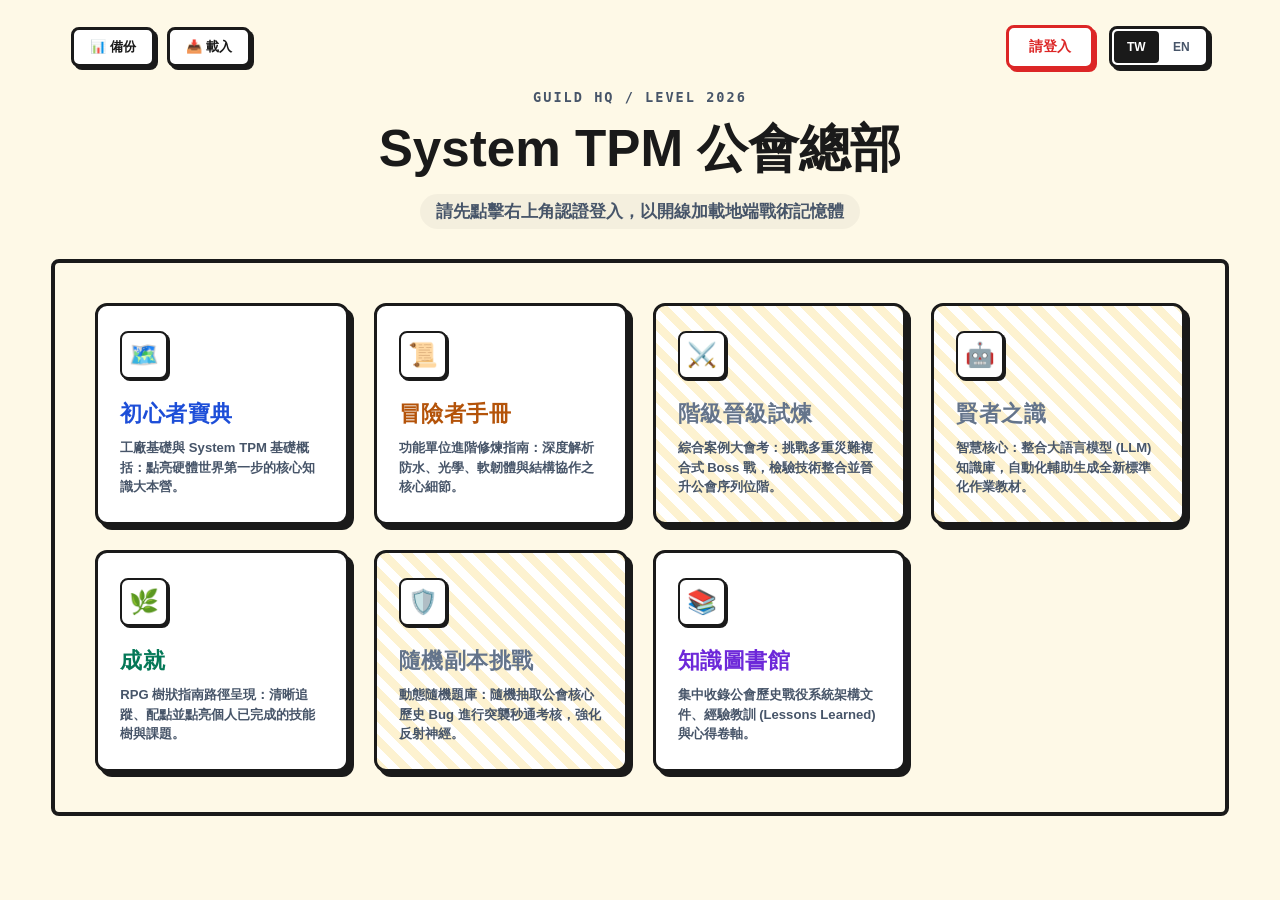
<file: index.html>
<!DOCTYPE html>
<html lang="zh-TW">
<head>
    <meta charset="UTF-8">
    <meta name="viewport" content="width=device-width, initial-scale=1.0">
    <title>System TPM 公會總部 | Tactical Hub</title>
    <style>
        :root {
            --bg-color: #FEF9E7;
            --card-white: #FFFFFF;
            --text-main: #1A1A1A;
            --text-secondary: #475569;
            --border-heavy: #1A1A1A;
            --shadow-tactical: 5px 5px 0px #1A1A1A;
            --radius-sm: 12px;
            --color-stripe-light: #FDF2D0;
        }

        html, body {
            margin: 0;
            padding: 0;
            width: 100vw;
            min-height: 100vh;
            background-color: var(--bg-color);
            font-family: "Segoe UI", "Inter", "Noto Sans TC", sans-serif;
            -webkit-font-smoothing: antialiased;
            display: flex;
            flex-direction: column;
            align-items: center;
        }

        * {
            box-sizing: border-box;
        }

        /* 頂部全域控制導航列 */
        .hub-navbar {
            width: 92%;
            max-width: 1400px;
            padding: 25px 20px 0 20px;
            display: flex;
            justify-content: space-between;
            align-items: center;
        }

        /* 左上角極簡戰術存檔控制鈕組 */
        .local-sync-minimal {
            display: flex;
            align-items: center;
            gap: 12px;
        }

        .minimal-btn {
            border: 3px solid var(--border-heavy);
            background: var(--card-white);
            color: var(--text-main);
            padding: 8px 16px;
            font-size: 0.82rem;
            font-weight: 900;
            border-radius: 8px;
            cursor: pointer;
            box-shadow: 3px 3px 0px var(--border-heavy);
            display: flex;
            align-items: center;
            gap: 4px;
            transition: all 0.1s ease-out;
        }

        /* 懸停時進行高對比黑白反轉狀態機切換 */
        .minimal-btn:hover {
            background: var(--text-main);
            color: #FFFFFF;
            transform: translate(1px, 1px);
            box-shadow: 2px 2px 0px var(--border-heavy);
        }

        #hidden-file-input {
            display: none;
        }

        /* 導航列右側資訊盒 */
        .navbar-right-controls {
            display: flex;
            align-items: center;
            gap: 15px;
        }

        .auth-panel {
            background: var(--card-white);
            border: 3px solid var(--border-heavy);
            padding: 10px 20px;
            border-radius: 8px;
            font-size: 0.85rem;
            font-weight: 900;
            box-shadow: 3px 3px 0px var(--border-heavy);
            transition: all 0.15s ease-out;
            cursor: pointer; /* 🎯 變更：讓使用者直覺發現此元件可點擊交互 */
        }

        .lang-switcher-wrapper {
            display: flex;
            background: var(--card-white);
            border: 3px solid var(--border-heavy);
            border-radius: 8px;
            box-shadow: 3px 3px 0px var(--border-heavy);
            padding: 2px;
        }

        .lang-btn-core {
            width: 45px;
            height: 32px;
            border: none;
            background: transparent;
            cursor: pointer;
            font-size: 0.75rem;
            font-weight: 900;
            color: var(--text-secondary);
            display: flex;
            align-items: center;
            justify-content: center;
            border-radius: 4px;
        }

        .lang-btn-core.active {
            background: var(--text-main);
            color: white;
        }

        /* 總部標題區 */
        .hub-header {
            text-align: center;
            margin-top: 20px;
            margin-bottom: 30px;
        }

        .hub-version-tag {
            font-family: monospace;
            font-weight: 900;
            color: var(--text-secondary);
            letter-spacing: 2px;
            font-size: 0.85rem;
        }

        .hub-main-title {
            font-size: 3.2rem;
            font-weight: 900;
            margin: 10px 0;
            color: var(--text-main);
        }

        .hub-subtitle {
            font-size: 1.05rem;
            font-weight: 700;
            color: var(--text-secondary);
            background: rgba(0, 0, 0, 0.04);
            padding: 6px 16px;
            border-radius: 20px;
            display: inline-block;
        }

        /* 大廳核心看板外框：橫向拉展外擴至 1400px，剛性 4 欄拓撲網格 */
        .hub-tactical-deck {
            width: 92%;
            max-width: 1400px;
            border: 4px solid var(--border-heavy);
            padding: 40px;
            margin-bottom: 60px;
            border-radius: 8px;
            display: grid;
            grid-template-columns: repeat(4, 1fr);
            gap: 25px;
            background-color: var(--bg-color);
        }

        /* 戰術卡片基礎樣式 */
        .tactical-card {
            background: var(--card-white);
            border: 3px solid var(--border-heavy);
            border-radius: var(--radius-sm);
            padding: 25px 22px;
            box-shadow: var(--shadow-tactical);
            text-decoration: none;
            color: var(--text-main);
            display: flex;
            flex-direction: column;
            transition: all 0.15s ease-out;
            cursor: pointer;
            position: relative;
            overflow: hidden;
        }

        .tactical-card:hover {
            transform: translate(-4px, -4px);
            box-shadow: 9px 9px 0px var(--border-heavy);
        }

        /* 尚未解鎖的條紋副本背景 */
        .tactical-card.locked-stripe {
            background-image: linear-gradient(
                45deg, 
                var(--color-stripe-light) 25%, 
                transparent 25%, 
                transparent 50%, 
                var(--color-stripe-light) 50%, 
                var(--color-stripe-light) 75%, 
                transparent 75%, 
                transparent
            );
            background-size: 24px 24px;
        }

        .card-icon-frame {
            width: 48px;
            height: 48px;
            border: 2px solid var(--border-heavy);
            border-radius: 8px;
            background: var(--card-white);
            display: flex;
            align-items: center;
            justify-content: center;
            font-size: 1.5rem;
            box-shadow: 2px 2px 0px var(--border-heavy);
            margin-bottom: 20px;
        }

        .card-title {
            font-size: 1.35rem;
            font-weight: 900;
            margin: 0 0 10px 0;
            letter-spacing: 0.5px;
        }

        .card-desc {
            font-size: 0.82rem;
            font-weight: 700;
            color: var(--text-secondary);
            line-height: 1.5;
            margin: 0;
        }
    </style>
</head>
<body>

    <div class="hub-navbar">
        <div class="local-sync-minimal">
            <button class="minimal-btn export-theme" onclick="exportPersonalProgress()">📊 備份</button>
            <button class="minimal-btn import-theme" onclick="triggerImportClick()">📥 載入</button>
            <input type="file" id="hidden-file-input" accept=".json" onchange="importPersonalProgress(event)">
        </div>

        <div class="navbar-right-controls">
            <div class="auth-panel" id="tactical-auth-box" onclick="handleAuthBoxAction()">請登入</div>
            <div class="lang-switcher-wrapper">
                <button class="lang-btn-core active">TW</button>
                <button class="lang-btn-core">EN</button>
            </div>
        </div>
    </div>

    <div class="hub-header">
        <div class="hub-version-tag">GUILD HQ / LEVEL 2026</div>
        <h1 class="hub-main-title">System TPM 公會總部</h1>
        <div class="hub-subtitle" id="global-sub-header-name">請先完成身分認證解鎖總部套件</div>
    </div>

    <div class="hub-tactical-deck">
        
        <a href="beginner_codex.html" class="tactical-card">
            <div class="card-icon-frame">🗺️</div>
            <h3 class="card-title" style="color: #1D4ED8;">初心者寶典</h3>
            <p class="card-desc">工廠基礎與 System TPM 基礎概括：點亮硬體世界第一步的核心知識大本營。</p>
        </a>

        <a href="handbook.html" class="tactical-card">
            <div class="card-icon-frame">📜</div>
            <h3 class="card-title" style="color: #B45309;">冒險者手冊</h3>
            <p class="card-desc">功能單位進階修煉指南：深度解析防水、光學、軟韌體與結構協作之核心細節。</p>
        </a>

        <div class="tactical-card locked-stripe">
            <div class="card-icon-frame">⚔️</div>
            <h3 class="card-title" style="color: #64748B;">階級晉級試煉</h3>
            <p class="card-desc">綜合案例大會考：挑戰多重災難複合式 Boss 戰，檢驗技術整合並晉升公會序列位階。</p>
        </div>

        <div class="tactical-card locked-stripe">
            <div class="card-icon-frame">🤖</div>
            <h3 class="card-title" style="color: #64748B;">賢者之識</h3>
            <p class="card-desc">智慧核心：整合大語言模型 (LLM) 知識庫，自動化輔助生成全新標準化作業教材。</p>
        </div>

        <a href="achievement.html" class="tactical-card">
            <div class="card-icon-frame">🌿</div>
            <h3 class="card-title" style="color: #047857;">成就</h3>
            <p class="card-desc">RPG 樹狀指南路徑呈現：清晰追蹤、配點並點亮個人已完成的技能樹與課題。</p>
        </a>

        <div class="tactical-card locked-stripe">
            <div class="card-icon-frame">🛡️</div>
            <h3 class="card-title" style="color: #64748B;">隨機副本挑戰</h3>
            <p class="card-desc">動態隨機題庫：隨機抽取公會核心歷史 Bug 進行突襲秒通考核，強化反射神經。</p>
        </div>

        <a href="library.html" class="tactical-card">
            <div class="card-icon-frame">📚</div>
            <h3 class="card-title" style="color: #6D28D9;">知識圖書館</h3>
            <p class="card-desc">集中收錄公會歷史戰役系統架構文件、經驗教訓 (Lessons Learned) 與心得卷軸。</p>
        </a>

    </div>

    <script>
        // ========================================================================
        // 👑 全域解耦：從 localStorage 熱調閱當前用戶綁定的動態 Email 👑
        // ========================================================================
        let GLOBAL_USER_EMAIL = localStorage.getItem('tpm-user-current-email') || "";

        // ========================================================================
        // 👑 全域動態頭銜清算大腦 (Dynamic Rank Progression Engine) 👑
        // ========================================================================
        function computeTacticalIdentityTitle() {
            if (!GLOBAL_USER_EMAIL || GLOBAL_USER_EMAIL.trim() === "") {
                return { text: "請登入", isLogged: false };
            }

            // 1. 智能解包 Email 特徵，自動完成千人千面姓名推算
            let userName = "Daniel Shih"; 
            const emailLower = GLOBAL_USER_EMAIL.toLowerCase().trim();
            if (emailLower === "danielcwshih@fih-foxconn.com") {
                userName = "Daniel Shih";
            } else {
                let prefix = emailLower.split('@')[0];
                // 格式化點、底線、減號，並剛性將首字母大寫化
                userName = prefix.replace(/[\._\-]/g, ' ').replace(/\b\w/g, c => c.toUpperCase());
            }

            // 2. 盤查「初心者」Codex 寶典大盤戰印
            const beginnerKeys = [
                'codex-L1-A1-clear', 'codex-L1-A2-clear', 'codex-L1-A3-clear', 
                'codex-L1-A4-clear', 'codex-L2-A1-clear', 'codex-L3-A1-clear'
            ];
            const isAllBeginnerCleared = beginnerKeys.every(k => localStorage.getItem(k) === 'true');

            // 3. 盤查「冒險者」Handbook 手冊大盤戰印
            const adventureKeys = ['handbook-L1-A1-clear', 'handbook-L1-A2-clear'];
            const isAllAdventureCleared = adventureKeys.every(k => localStorage.getItem(k) === 'true');

            // 4. 剛性階層狀態機頭銜晉升
            if (isAllBeginnerCleared && isAllAdventureCleared) {
                return { text: `👤 統籌者 : ${userName}`, isLogged: true };
            } else if (isAllBeginnerCleared) {
                return { text: `👤 冒險者 : ${userName}`, isLogged: true };
            } else {
                return { text: `👤 初心者 : ${userName}`, isLogged: true };
            }
        }

        // 頁面加載時，動態渲染身分狀態防線
        window.onload = () => {
            const authBox = document.getElementById('tactical-auth-box');
            const subHeaderBox = document.getElementById('global-sub-header-name');
            const identity = computeTacticalIdentityTitle();

            if (!identity.isLogged) {
                authBox.innerHTML = identity.text;
                authBox.style.color = "#DC2626";         
                authBox.style.borderColor = "#DC2626";     
                authBox.style.boxShadow = "3px 3px 0px #DC2626";
                if (subHeaderBox) subHeaderBox.innerHTML = "請先點擊右上角認證登入，以開線加載地端戰術記憶體";
            } else {
                authBox.innerHTML = identity.text;
                authBox.style.color = "var(--text-main)";
                authBox.style.borderColor = "var(--border-heavy)";
                authBox.style.boxShadow = "3px 3px 0px var(--border-heavy)";
                
                // 動態同步副標題
                if (subHeaderBox) {
                    const rawName = identity.text.split(' : ')[1];
                    subHeaderBox.innerHTML = `${rawName} | 2026 年度高效 management 與團隊修煉套件`;
                }
            }
        };

        // ========================================================================
        // 👑 交互式登入狀態控制大腦 👑
        // ========================================================================
        function handleAuthBoxAction() {
            if (!GLOBAL_USER_EMAIL || GLOBAL_USER_EMAIL.trim() === "") {
                const emailInput = prompt("請輸入您的企業 Email（例: name@fih-foxconn.com）以開線加載全域動態進度：");
                if (emailInput && emailInput.trim() !== "") {
                    if (!emailInput.includes('@')) {
                        alert("💥 格式錯誤！請輸入正確的 Email 地址。");
                        return;
                    }
                    localStorage.setItem('tpm-user-current-email', emailInput.trim().toLowerCase());
                    window.location.reload();
                }
            } else {
                if (confirm(`👤 當前帳號身分：${GLOBAL_USER_EMAIL}\n\n是否要確認登出當前帳號並切換身分？\n(注意：登出動作僅重置安全裝甲特徵鎖，不會刪除您的地端通關分數)`)) {
                    localStorage.removeItem('tpm-user-current-email');
                    window.location.reload();
                }
            }
        }

        // 👑 全資產全量備份下載引擎（內建動態解包機制）
        function exportPersonalProgress() {
            if (!GLOBAL_USER_EMAIL || GLOBAL_USER_EMAIL.trim() === "") {
                alert("請登入");
                return;
            }

            const backupData = {};
            let hasData = false;

            for (let i = 0; i < localStorage.length; i++) {
                const key = localStorage.key(i);
                
                if (key.startsWith('codex-') || 
                    key.startsWith('handbook-') || 
                    key.startsWith('talent-') || 
                    key.startsWith('library-') || 
                    key.startsWith('dungeon-') || 
                    key.startsWith('tpm-')) {
                    
                    backupData[key] = localStorage.getItem(key);
                    hasData = true;
                }
            }

            if (!hasData) {
                alert("⏳ 地端目前查無任何通關或收藏紀錄，無需備份。");
                return;
            }

            const obfuscatedSignature = btoa(GLOBAL_USER_EMAIL.toLowerCase().trim());
            backupData['tpm-meta-vault-security-token'] = obfuscatedSignature;

            const blob = new Blob([JSON.stringify(backupData, null, 2)], { type: 'application/json' });
            const url = URL.createObjectURL(blob);
            const downloadLink = document.createElement('a');
            
            const dateStr = new Date().toISOString().slice(0, 10);
            downloadLink.href = url;
            downloadLink.download = `tpm_guild_secure_save_${dateStr}.json`;
            
            document.body.appendChild(downloadLink);
            downloadLink.click();
            document.body.removeChild(downloadLink);
            URL.revokeObjectURL(url);
        }

        function triggerImportClick() {
            if (!GLOBAL_USER_EMAIL || GLOBAL_USER_EMAIL.trim() === "") {
                alert("請登入");
                return;
            }
            document.getElementById('hidden-file-input').click();
        }

        // 👑 全資產一鍵還原引擎
        function importPersonalProgress(event) {
            const file = event.target.files[0];
            if (!file) return;

            const reader = new FileReader();
            reader.onload = function(e) {
                try {
                    const importedData = JSON.parse(e.target.result);
                    const keys = Object.keys(importedData);

                    if (keys.length === 0) {
                        alert("⚠️ 此備份檔內無有效的公會數據進度。");
                        return;
                    }

                    const fileToken = importedData['tpm-meta-vault-security-token'];
                    let decodedEmail = "";

                    if (fileToken) {
                        try {
                            decodedEmail = atob(fileToken).toLowerCase().trim();
                        } catch(err) {
                            alert("💥 存檔數位簽章損毀！判定為惡意篡改，系統已拒絕載入。");
                            return;
                        }
                    }

                    const currentTargetEmail = GLOBAL_USER_EMAIL.toLowerCase().trim();

                    if (decodedEmail && decodedEmail !== currentTargetEmail) {
                        alert(`💥 存檔裝甲攔截！\n\n此備份檔案經加密憑證識別，屬於員工：\n[ ${decodedEmail} ]\n\n與您當前系統綁定的帳號身分不符，系統已剛性阻斷跨帳號拷貝行為！`);
                        return;
                    }

                    keys.forEach(function(key) {
                        localStorage.setItem(key, importedData[key]);
                    });

                    alert(`✓ 載入成功！已成功恢復冒險者 [ ${currentTargetEmail} ] 的全資產歷史記憶！`);
                    window.location.reload();

                } catch (err) {
                    alert("💥 檔案解析失敗！請確認是否為本系統產出的標準加密存檔 .json 檔案。");
                }
            };
            reader.readAsText(file);
            event.target.value = "";
        }
    </script>
</body>
</html>
</file>
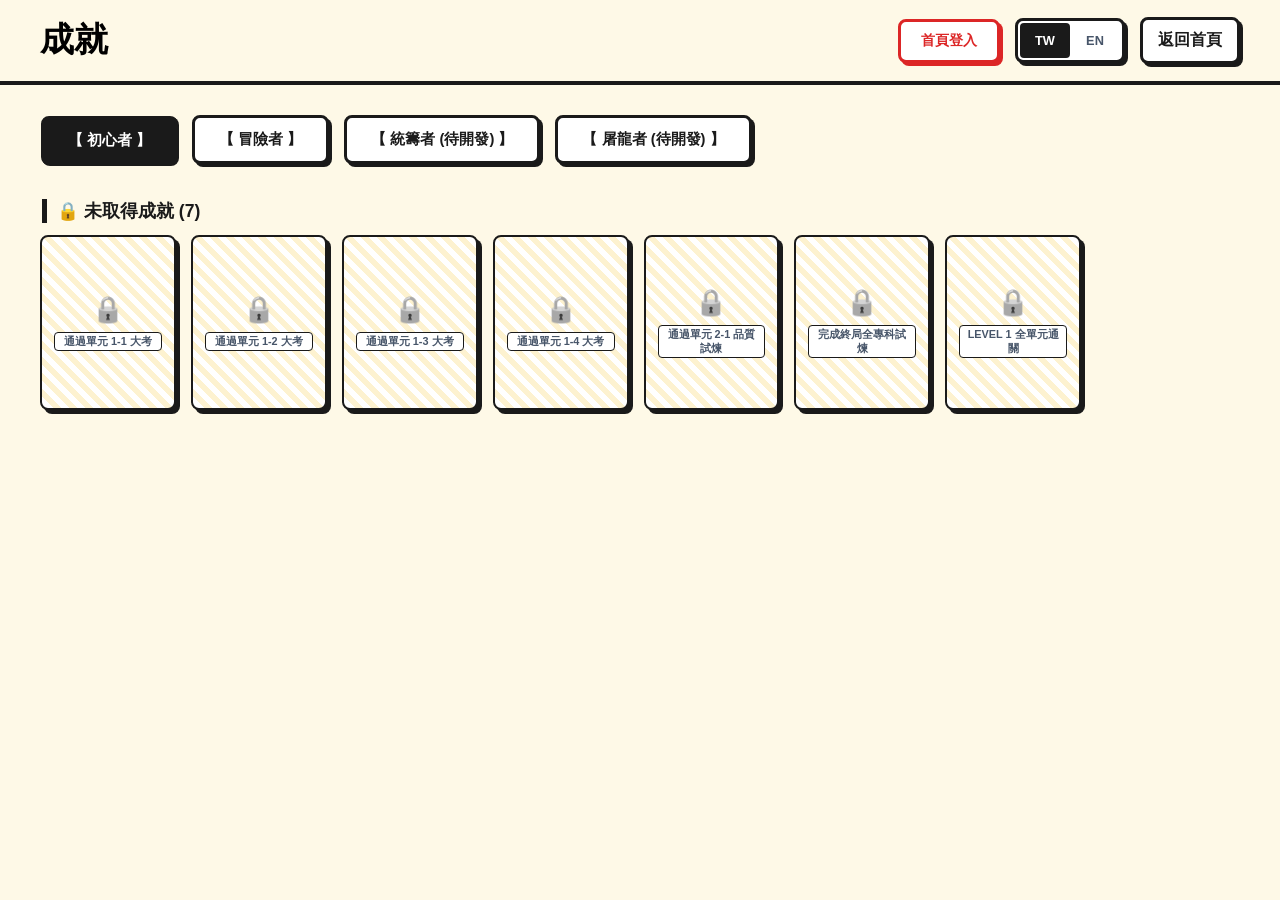
<file: achievement.html>
<!DOCTYPE html>
<html lang="zh-TW">
<head>
    <meta charset="UTF-8">
    <meta name="viewport" content="width=device-width, initial-scale=1.0">
    <title>成就殿堂 | System TPM Achievement Center</title>
    <style>
        :root {
            --bg-color: #FEF9E7;
            --sidebar-cream: #FDF2D0;
            --card-white: #FFFFFF;
            --text-main: #1A1A1A;
            --text-secondary: #475569;
            --border-heavy: #1A1A1A;
            --shadow-tactical: 4px 4px 0px #1A1A1A;
            --radius-sm: 8px;
            --color-completed: #22C55E;
            --color-active-gold: #FDE047;
            --color-stripe-light: #FDF2D0;
            
            /* 傳奇卡牌底色 */
            --rarity-common: #F1F5F9;
            --rarity-rare: #DBEAFE;
            --rarity-epic: #F3E8FF;
            --rarity-legendary: #FEF3C7;
        }

        html, body {
            margin: 0;
            padding: 0;
            width: 100vw;
            height: 100vh;
            overflow: hidden;
            background-color: var(--bg-color);
            font-family: "Segoe UI", "Inter", "Noto Sans TC", sans-serif;
            -webkit-font-smoothing: antialiased;
        }

        * {
            box-sizing: border-box;
        }

        /* 頂部全域控制導航列（100% 對齊寶典大廳） */
        .tactical-navbar {
            width: 100vw;
            height: 85px;
            display: flex;
            justify-content: space-between;
            align-items: center;
            border-bottom: 4px solid var(--border-heavy);
            padding: 0 40px;
            background-color: var(--bg-color);
            flex-shrink: 0;
            z-index: 1000;
        }

        .navbar-brand {
            display: flex;
            flex-direction: column;
        }

        .navbar-controls {
            display: flex;
            align-items: center;
            gap: 15px;
        }

        .auth-panel {
            background: var(--card-white);
            border: 3px solid var(--border-heavy);
            padding: 10px 20px;
            border-radius: 8px;
            font-size: 0.85rem;
            font-weight: 900;
            box-shadow: 3px 3px 0px var(--border-heavy);
            white-space: nowrap;
            transition: all 0.15s ease-out;
        }

        .lang-switcher-wrapper {
            display: flex;
            background: var(--card-white);
            border: 3px solid var(--border-heavy);
            border-radius: 8px;
            box-shadow: 3px 3px 0px var(--border-heavy);
            padding: 2px;
        }

        .lang-btn-core {
            width: 50px;
            height: 35px;
            border: none;
            background: transparent;
            cursor: pointer;
            font-size: 0.8rem;
            font-weight: 900;
            color: var(--text-secondary);
            display: flex;
            align-items: center;
            justify-content: center;
            border-radius: 4px;
        }

        .lang-btn-core.active {
            background: var(--text-main) !important;
            color: white !important;
        }

        .back-btn {
            background: var(--card-white);
            border: 3px solid var(--border-heavy);
            padding: 10px 15px;
            border-radius: 8px;
            cursor: pointer;
            font-weight: 900;
            text-decoration: none;
            box-shadow: 3px 3px 0px var(--border-heavy);
            display: inline-block;
            text-align: center;
            min-width: 95px;
            color: var(--text-main);
            transition: all 0.1s;
        }

        .back-btn:hover {
            transform: translate(-2px, -2px);
            box-shadow: 5px 5px 0px var(--border-heavy);
        }

        /* 主工作工作主框架 */
        .workspace-container {
            width: 100vw;
            height: calc(100vh - 85px);
            padding: 30px 40px;
            display: flex;
            flex-direction: column;
            overflow: hidden;
        }

        /* 頂層階層切換分頁標籤 */
        .achievement-tabs-deck {
            display: flex;
            gap: 15px;
            margin-bottom: 15px;
            flex-shrink: 0;
        }

        .tab-trigger-btn {
            background: var(--card-white);
            border: 3px solid var(--border-heavy);
            padding: 12px 24px;
            border-radius: 8px;
            font-weight: 900;
            font-size: 0.92rem;
            cursor: pointer;
            box-shadow: 3px 3px 0px var(--border-heavy);
            transition: all 0.1s ease-out;
            color: var(--text-main);
        }

        .tab-trigger-btn:hover {
            transform: translate(-2px, -2px);
            box-shadow: 5px 5px 0px var(--border-heavy);
        }

        .tab-trigger-btn.active-tab {
            background: var(--text-main) !important;
            color: #FFFFFF !important;
            transform: translate(1px, 1px);
            box-shadow: 1px 1px 0px var(--border-heavy) !important;
        }

        /* 大存檔閱讀畫布區：改為縱向自適應滾動，容納上下分流專區 */
        .achievement-scroll-viewport {
            flex: 1;
            overflow-y: auto;
            padding-right: 8px;
            width: 100%;
        }

        /* 剛性區域標題 */
        .matrix-section-title {
            font-size: 1.1rem;
            font-weight: 900;
            color: var(--text-main);
            margin: 20px 0 12px 2px;
            display: flex;
            align-items: center;
            gap: 8px;
            border-left: 5px solid var(--border-heavy);
            padding-left: 10px;
        }

        /* 👑 鋼鐵 8 欄網格矩陣 👑 */
        .achievement-cards-grid {
            display: grid;
            grid-template-columns: repeat(8, 1fr); /* 剛性橫向平分 8 欄 */
            gap: 15px;
            width: 100%;
            margin-bottom: 25px;
        }

        /* 3D 卡牌微縮防身外殼 */
        .card-flip-stage {
            height: 175px; /* 降低高度以適應微縮寬度，達成黃金比例 */
            perspective: 1000px;
        }

        .card-flip-inner {
            width: 100%;
            height: 100%;
            position: relative;
            transform-style: preserve-3d;
            transition: transform 0.6s cubic-bezier(0.4, 0, 0.2, 1);
        }

        .card-flip-stage.unlocked .card-flip-inner {
            transform: rotateY(180deg);
        }

        .card-face-front, .card-face-back {
            position: absolute;
            width: 100%;
            height: 100%;
            backface-visibility: hidden;
            border: 2px solid var(--border-heavy);
            border-radius: var(--radius-sm);
            padding: 12px; /* 緊縮內襯 Padding，釋放空間 */
            display: flex;
            flex-direction: column;
            box-shadow: var(--shadow-tactical);
        }

        /* 未取得面（背面） */
        .card-face-back {
            background-color: var(--card-white);
            background-image: linear-gradient(
                45deg, 
                var(--color-stripe-light) 25%, 
                transparent 25%, 
                transparent 50%, 
                var(--color-stripe-light) 50%, 
                var(--color-stripe-light) 75%, 
                transparent 75%, 
                transparent
            );
            background-size: 16px 16px;
            justify-content: center;
            align-items: center;
            transform: rotateY(0deg);
            z-index: 2;
        }

        .lock-icon-frame {
            font-size: 1.6rem;
            margin-bottom: 8px;
            filter: grayscale(100%);
            user-select: none;
        }

        .lock-condition-hint {
            font-size: 0.68rem;
            font-weight: 800;
            color: var(--text-secondary);
            background: var(--card-white);
            border: 1.5px solid var(--border-heavy);
            padding: 2px 6px;
            border-radius: 4px;
            text-align: center;
            width: 100%;
            line-height: 1.2;
            word-break: break-all;
        }

        /* 已取得面（正面） */
        .card-face-front {
            justify-content: flex-start;
            transform: rotateY(180deg);
        }

        .ach-card-header {
            display: flex;
            justify-content: space-between;
            align-items: center;
            width: 100%;
            margin-bottom: 8px;
            flex-shrink: 0;
        }

        .ach-badge-icon {
            font-size: 1.2rem;
            background: rgba(0, 0, 0, 0.04);
            width: 30px;
            height: 30px;
            border-radius: 6px;
            display: flex;
            align-items: center;
            justify-content: center;
            border: 1.5px solid var(--border-heavy);
        }

        /* 👑 替代原 Common 標籤的年月日時間戳記 👑 */
        .ach-date-tag {
            font-size: 0.62rem;
            font-weight: 900;
            font-family: monospace;
            color: var(--text-secondary);
            letter-spacing: -0.2px;
        }

        .ach-card-body {
            flex: 1;
            display: flex;
            flex-direction: column;
            overflow: hidden;
        }

        .ach-card-title {
            font-size: 0.88rem;
            font-weight: 900;
            margin: 0 0 4px 0;
            letter-spacing: 0px;
            white-space: nowrap;
            overflow: hidden;
            text-overflow: ellipsis;
        }

        .ach-card-desc {
            font-size: 0.7rem;
            font-weight: 700;
            color: var(--text-secondary);
            line-height: 1.3;
            margin: 0;
            display: -webkit-box;
            -webkit-line-clamp: 5; /* 限制敘述行數，嚴防超出卡片底部 */
            -webkit-box-orient: vertical;
            overflow: hidden;
        }
    </style>
</head>
<body>

    <div class="tactical-navbar">
        <div class="navbar-brand">
            <h1 style="margin: 0; font-size: 2.1rem; font-weight: 900;">成就</h1>
        </div>
        <div class="navbar-controls">
            <div id="global-user-profile-card" class="auth-panel">首頁登入</div>
            <div class="lang-switcher-wrapper">
                <button class="lang-btn-core active">TW</button>
                <button class="lang-btn-core">EN</button>
            </div>
            <a href="index.html" class="back-btn">返回首頁</a>
        </div>
    </div>

    <div class="workspace-container">
        <div class="achievement-tabs-deck">
            <button class="tab-trigger-btn active-tab" id="tab-lvl-beginner" onclick="switchAchievementLevel('beginner')">【 初心者 】</button>
            <button class="tab-trigger-btn" id="tab-lvl-adventure" onclick="switchAchievementLevel('adventure')">【 冒險者 】</button>
            <button class="tab-trigger-btn" id="tab-lvl-coordinator" onclick="switchAchievementLevel('coordinator')">【 統籌者 (待開發) 】</button>
            <button class="tab-trigger-btn" id="tab-lvl-slayer" onclick="switchAchievementLevel('slayer')">【 屠龍者 (待開發) 】</button>
        </div>

        <div class="achievement-scroll-viewport">
            <div id="achievements-canvas-box"></div>
        </div>
    </div>

    <script>
        // ========================================================================
        // 👑 零代碼編排：自動化導通清冊大盤 👑
        // 未來不論增加任何新課程，您「僅需」在此陣列尾端追加一行定義，網頁自動全量生成！
        // ========================================================================
        const globalAchievementRegistry = [
            // ─── 1. 初心者車間分流 (對應所有 Beginner 寶典單元) ───
            {
                category: "beginner",
                id: "ACH-L1-001",
                badge: "🗺️",
                title: "初試啼聲",
                desc: "成功參透硬體世界的「三方賽局」，順利點亮 1-1 常規必修通識。",
                conditionHint: "通過單元 1-1 大考",
                checkKey: "codex-L1-A1-clear", 
                color: "var(--rarity-common)"
            },
            {
                category: "beginner",
                id: "ACH-L1-002",
                badge: "⏳",
                title: "生命週期掌控者",
                desc: "掌握硬體生命週期與 NPI 核心交付節點，擊碎排產延遲呆料。",
                conditionHint: "通過單元 1-2 大考",
                checkKey: "codex-L1-A2-clear",
                color: "var(--rarity-rare)"
            },
            {
                category: "beginner",
                id: "ACH-L1-003",
                badge: "🏭",
                title: "現地開線大師",
                desc: "精確走位工廠地理，摸清 4M1E 線體通識，具備駐廠開線通聯威能。",
                conditionHint: "通過單元 1-3 大考",
                checkKey: "codex-L1-A3-clear",
                color: "var(--rarity-rare)"
            },
            {
                category: "beginner",
                id: "ACH-L1-005",
                badge: "📊",
                title: "市場預言術",
                desc: "參透終端市場大數據調研與用戶痛點，在有限預算下完美平衡產品定義與規格賽局。",
                conditionHint: "通過單元 1-4 大考",
                checkKey: "codex-L1-A4-clear",
                color: "var(--rarity-rare)"
            },
            {
                category: "beginner",
                id: "ACH-L1-006",
                badge: "🔍",
                title: "光學AA主導者",
                desc: "深入多軸自動化補正機台，完美解鎖高階相機 AA 主動對位與膠體校正技術。",
                conditionHint: "通過單元 2-1 品質試煉",
                checkKey: "codex-L2-A1-clear",
                color: "var(--rarity-epic)"
            },
            {
                category: "beginner",
                id: "ACH-L1-007",
                badge: "👑",
                title: "不朽的 System TPM",
                desc: "跨功能團隊修煉完成，成功統領多方賽局，具備指揮大型複雜硬體量產之不朽威望。",
                conditionHint: "完成終局全專科試煉",
                checkKey: "codex-L3-A1-clear",
                color: "var(--rarity-legendary)"
            },
            {
                category: "beginner",
                id: "ACH-L1-004",
                badge: "🏆",
                title: "基礎通識大滿貫",
                desc: "徹底速通 LEVEL 1 所有基礎學分。恭喜你，你已經不是任人宰割的菜鳥了！",
                conditionHint: "LEVEL 1 全單元通關",
                checkKey: "SPECIAL-L1-ALL", 
                color: "var(--rarity-epic)"
            },

            // ─── 2. 冒險者車間分流 (對應所有 handbook 手冊單元) ───
            {
                category: "adventure",
                id: "ACH-HB-001",
                badge: "📕",
                title: "職能天職大腦",
                desc: "通讀系統 TPM 職能運作實戰手冊，掌握跨維度品質防線與製程剛性管控法規。",
                conditionHint: "通過手冊 1-1 大考",
                checkKey: "handbook-L1-A1-clear",
                color: "var(--rarity-common)"
            },
            {
                category: "adventure",
                id: "ACH-HB-002",
                badge: "💧",
                title: "防水結構防線",
                desc: "在結構防水設計中強行導入 Worst-Case 模擬，徹底封死線體形變與幾何流產盲區。",
                conditionHint: "通過手冊 1-2 大考",
                checkKey: "handbook-L1-A2-clear",
                color: "var(--rarity-rare)"
            }
        ];

        let currentSelectedCategory = 'beginner';

        window.onload = () => {
            renderAchievementCardsDeck();
        };

        // 👑 雙層原位切換與動態分流工廠大腦 👑
        function renderAchievementCardsDeck() {
            const containerBox = document.getElementById('achievements-canvas-box');
            if (!containerBox) return;
            containerBox.innerHTML = '';

            // 1. 依類別動態分流篩選，實現零代碼卡牌堆疊
            const filteredAch = globalAchievementRegistry.filter(ach => ach.category === currentSelectedCategory);

            const unlockedStack = [];
            const lockedStack = [];

            // 2. 鋼印校準判定
            filteredAch.forEach(ach => {
                let isUnlocked = false;
                
                if (ach.checkKey === "SPECIAL-L1-ALL") {
                    // 大滿貫自動互鎖線路
                    isUnlocked = (localStorage.getItem("codex-L1-A1-clear") === "true" && 
                                  localStorage.getItem("codex-L1-A2-clear") === "true" && 
                                  localStorage.getItem("codex-L1-A3-clear") === "true" &&
                                  localStorage.getItem("codex-L1-A4-clear") === "true");
                } else {
                    isUnlocked = (localStorage.getItem(ach.checkKey) === "true");
                }

                if (isUnlocked) {
                    unlockedStack.push(ach);
                } else {
                    lockedStack.push(ach);
                }
            });

            // ─── 區塊 A：已取得成就專區（動態置頂） ───
            if (unlockedStack.length > 0) {
                const titleNode = document.createElement('div');
                titleNode.className = 'matrix-section-title';
                titleNode.innerHTML = `🏆 已取得成就 (${unlockedStack.length})`;
                containerBox.appendChild(titleNode);

                const gridNode = document.createElement('div');
                gridNode.className = 'achievement-cards-grid';
                
                unlockedStack.forEach(ach => {
                    const dateStorageKey = ach.checkKey + "-unlocked-date-stamp";
                    let savedDateStr = localStorage.getItem(dateStorageKey);
                    
                    if (!savedDateStr) {
                        const now = new Date();
                        savedDateStr = `${now.getFullYear()}-${String(now.getMonth() + 1).padStart(2, '0')}-${String(now.getDate()).padStart(2, '0')}`;
                        localStorage.setItem(dateStorageKey, savedDateStr);
                    }

                    gridNode.innerHTML += compileCardTemplate(ach, true, savedDateStr);
                });
                containerBox.appendChild(gridNode);
            }

            // ─── 區塊 B：未取得成就專區（動態置底） ───
            if (lockedStack.length > 0) {
                const titleNode = document.createElement('div');
                titleNode.className = 'matrix-section-title';
                titleNode.innerHTML = `🔒 未取得成就 (${lockedStack.length})`;
                containerBox.appendChild(titleNode);

                const gridNode = document.createElement('div');
                gridNode.className = 'achievement-cards-grid';
                
                lockedStack.forEach(ach => {
                    gridNode.innerHTML += compileCardTemplate(ach, false, "");
                });
                containerBox.appendChild(gridNode);
            }
            
            // 🔒 待開發極限美學攔截線路
            if (filteredAch.length === 0) {
                containerBox.innerHTML = `
                    <div style="border:4px dashed var(--border-heavy); background:var(--card-white); padding:60px; text-align:center; border-radius:12px; font-weight:900; color:var(--text-secondary); font-size:1.1rem; margin-top:20px; box-shadow:var(--shadow-tactical);">
                        ⚡ 該階層職能領域正處於剛性排產封裝階段 (待開發) ⚡
                    </div>
                `;
            }
        }

        // 👑 3D 微縮卡牌網格 HTML 模板產生器 (100% 保留物理動畫細節)
        function compileCardTemplate(ach, isUnlocked, dateStr) {
            return `
                <div class="card-flip-stage ${isUnlocked ? 'unlocked' : ''}">
                    <div class="card-flip-inner">
                        <div class="card-face-back">
                            <div class="lock-icon-frame">🔒</div>
                            <div class="lock-condition-hint">${ach.conditionHint}</div>
                        </div>
                        <div class="card-face-front" style="background-color: ${ach.color};">
                            <div class="ach-card-header">
                                <div class="ach-badge-icon">${ach.badge}</div>
                                <div class="ach-date-tag">${dateStr}</div>
                            </div>
                            <div class="ach-card-body">
                                <h4 class="ach-card-title">${ach.title}</h4>
                                <p class="ach-card-desc">${ach.desc}</p>
                            </div>
                        </div>
                    </div>
                </div>
            `;
        }

        // 階層 Tab 切換分流大腦
        function switchAchievementLevel(categoryKey) {
            currentSelectedCategory = categoryKey;
            document.querySelectorAll('.tab-trigger-btn').forEach(btn => {
                btn.classList.remove('active-tab');
            });
            document.getElementById(`tab-lvl-${categoryKey}`).classList.add('active-tab');
            renderAchievementCardsDeck();
        }

        // ========================================================================
        // 👑 換裝定位點 2: 全域多階層頭銜連鎖同步大腦 👑
        // ========================================================================
        (function() {
            const PILOT_EMAIL = localStorage.getItem('tpm-user-current-email') || "";

            function computeLocalUserRankTitle() {
                // 🎯 變更點 3: 未登入提示文字剛性修改為「首頁登入」
                if (!PILOT_EMAIL || PILOT_EMAIL.trim() === "") return { text: "首頁登入", isLogged: false };

                let nameStr = "Daniel Shih";
                const emailLower = PILOT_EMAIL.toLowerCase().trim();
                if (emailLower !== "danielcwshih@fih-foxconn.com") {
                    nameStr = emailLower.split('@')[0].replace(/[\._\-]/g, ' ').replace(/\b\w/g, c => c.toUpperCase());
                }

                const beginnerKeys = ['codex-L1-A1-clear', 'codex-L1-A2-clear', 'codex-L1-A3-clear', 'codex-L1-A4-clear', 'codex-L2-A1-clear', 'codex-L3-A1-clear'];
                const isAllBeginnerCleared = beginnerKeys.every(k => localStorage.getItem(k) === 'true');

                const adventureKeys = ['handbook-L1-A1-clear', 'handbook-L1-A2-clear'];
                const isAllAdventureCleared = adventureKeys.every(k => localStorage.getItem(k) === 'true');

                if (isAllBeginnerCleared && isAllAdventureCleared) return { text: `👤 統籌者 : ${nameStr}`, isLogged: true };
                if (isAllBeginnerCleared) return { text: `👤 冒險者 : ${nameStr}`, isLogged: true };
                return { text: `👤 初心者 : ${nameStr}`, isLogged: true };
            }

            const originalOnload = window.onload;
            window.onload = function() {
                if (originalOnload) originalOnload();
                const profileBox = document.getElementById('global-user-profile-card');
                if (profileBox) {
                    const rankInfo = computeLocalUserRankTitle();
                    profileBox.innerHTML = rankInfo.text;
                    if (!rankInfo.isLogged) {
                        profileBox.style.color = "#DC2626";
                        profileBox.style.borderColor = "#DC2626";
                        profileBox.style.boxShadow = "3px 3px 0px #DC2626";
                    }
                }
            };
        })();
    </script>
</body>
</html>
</file>
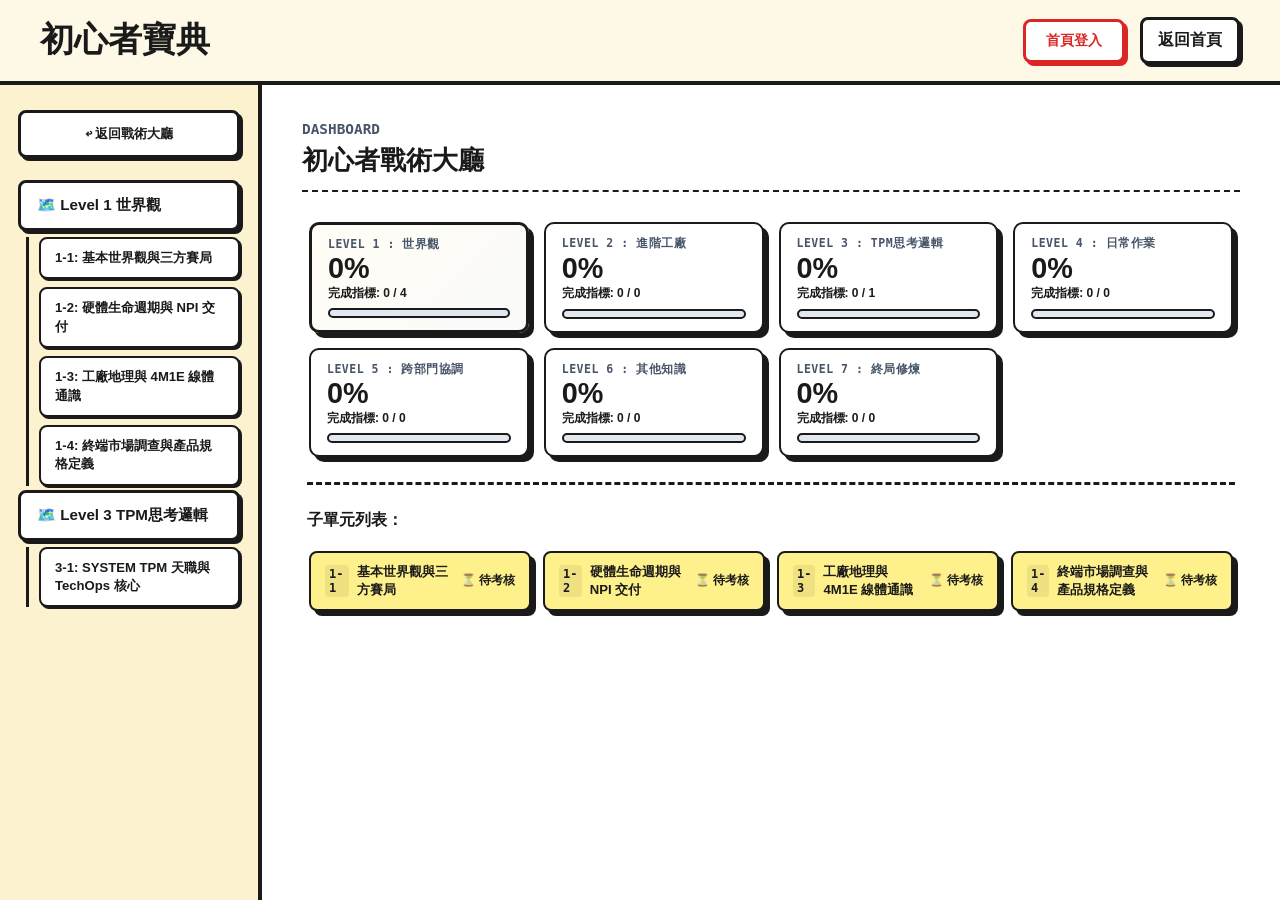
<file: beginner_codex.html>
<!DOCTYPE html>
<html lang="zh-TW">
<head>
    <meta charset="UTF-8">
    <meta name="viewport" content="width=device-width, initial-scale=1.0">
    <title>初心者寶典大廳 | System TPM Codex Hub</title>
    <style>
        :root {
            /* 👑 外襯粗獷主義核心色盤 */
            --bg-color: #FEF9E7;
            --sidebar-cream: #FDF2D0;
            --card-white: #FFFFFF;
            --text-main: #1A1A1A;
            --text-secondary: #475569;
            --border-heavy: #1A1A1A;
            --shadow-tactical: 5px 5px 0px #1A1A1A;
            --radius-sm: 8px;
            --color-completed: #22C55E;
            --color-active-gold: #FDE047;
            --color-fail: #DC2626;
            --color-locked-gray: #E2E8F0;

            /* 🎨 內襯北歐極簡沙盒地圖色盤 */
            --nordic-bg: #FAFAFA;
            --nordic-gray-dot: #D1D5DB;
            --nordic-yellow-dot: #EAB308;
            --nordic-border: #E7E5E4;
        }

        html, body {
            margin: 0;
            padding: 0;
            width: 100vw;
            height: 100vh;
            overflow: hidden;
            background-color: var(--bg-color);
            font-family: "Segoe UI", "Inter", "Noto Sans TC", sans-serif;
            -webkit-font-smoothing: antialiased;
            color: var(--text-main);
        }

        * {
            box-sizing: border-box;
        }

        /* 👑 剛性頂部全域控制導航列 */
        .tactical-navbar {
            width: 100vw;
            height: 85px;
            display: flex;
            justify-content: space-between;
            align-items: center;
            border-bottom: 4px solid var(--border-heavy);
            padding: 0 40px;
            background-color: var(--bg-color);
            flex-shrink: 0;
            z-index: 1000;
        }

        .navbar-brand {
            display: flex;
            flex-direction: column;
        }

        .navbar-controls {
            display: flex;
            align-items: center;
            gap: 15px;
        }

        .auth-panel {
            background: var(--card-white);
            border: 3px solid var(--border-heavy);
            padding: 10px 20px;
            border-radius: var(--radius-sm);
            font-size: 0.85rem;
            font-weight: 900;
            box-shadow: 3px 3px 0px var(--border-heavy);
            white-space: nowrap;
        }

        .back-btn {
            background: var(--card-white);
            border: 3px solid var(--border-heavy);
            padding: 10px 15px;
            border-radius: var(--radius-sm);
            cursor: pointer;
            font-weight: 900;
            text-decoration: none;
            box-shadow: 3px 3px 0px var(--border-heavy);
            display: inline-block;
            text-align: center;
            min-width: 95px;
            color: var(--text-main);
            transition: all 0.1s;
        }

        .back-btn:hover {
            transform: translate(-2px, -2px);
            box-shadow: 5px 5px 0px var(--border-heavy);
        }

        .workspace-container {
            display: flex;
            width: 100vw;
            height: calc(100vh - 85px);
            overflow: hidden;
        }

        /* 👑 左側戰術選單清單欄 */
        .sidebar-panel {
            display: flex;
            width: 262px; 
            background-color: var(--sidebar-cream);
            border-right: 4px solid var(--border-heavy);
            padding: 25px 18px;
            flex-direction: column;
            gap: 12px;
            overflow-y: auto;
            flex-shrink: 0;
            height: 100%;
        }

        .hub-return-btn {
            background: var(--card-white);
            border: 3px solid var(--border-heavy);
            padding: 12px 15px;
            border-radius: var(--radius-sm);
            cursor: pointer;
            font-weight: 900;
            box-shadow: 3px 3px 0px var(--border-heavy);
            width: 100%;
            text-align: center;
            display: block;
            margin-bottom: 10px;
            color: var(--text-main);
            transition: all 0.1s;
        }

        .hub-return-btn:hover {
            transform: translate(-2px, -2px);
            box-shadow: 5px 5px 0px var(--border-heavy);
        }

        .menu-category-block {
            width: 100%;
            margin-bottom: 4px;
        }

        .tree-main-toggle {
            background: var(--card-white);
            border: 3px solid var(--border-heavy);
            padding: 12px 16px;
            border-radius: var(--radius-sm);
            font-weight: 900;
            font-size: 0.95rem;
            text-align: left;
            cursor: pointer;
            box-shadow: 3px 3px 0px var(--border-heavy);
            width: 100%;
            color: var(--text-main);
            display: flex;
            justify-content: space-between;
            align-items: center;
            margin-bottom: 6px;
        }

        .tree-sub-group {
            padding-left: 10px;
            border-left: 3px solid var(--border-heavy);
            margin-left: 8px;
            margin-top: 5px;
            display: flex;
            flex-direction: column;
            gap: 8px;
        }

        .leaf-btn {
            background: var(--card-white);
            border: 2px solid var(--border-heavy);
            padding: 10px 14px;
            border-radius: var(--radius-sm);
            font-weight: 800;
            font-size: 0.82rem;
            text-align: left;
            cursor: pointer;
            width: 100%;
            color: var(--text-main);
            box-shadow: 2px 2px 0px var(--border-heavy);
            transition: all 0.1s;
            line-height: 1.4;
        }

        .leaf-btn:hover {
            transform: translate(2px, -2px);
            box-shadow: 2px 4px 0px var(--border-heavy);
        }

        .leaf-btn.active {
            background: var(--color-active-gold) !important;
            color: var(--text-main) !important;
            transform: translate(1px, 1px);
            box-shadow: 1px 1px 0px var(--border-heavy) !important;
        }

        .content-panel {
            flex: 1;
            height: 100%;
            padding: 35px 40px;
            background-color: var(--card-white);
            display: flex;
            flex-direction: column;
            overflow: hidden;
        }

        .dashboard-view-hall,
        .sandbox-game-container {
            display: none;
            width: 100%;
            height: 100%;
        }

        .dashboard-view-hall {
            display: block; 
            overflow-y: auto;
            padding: 5px 5px 30px 5px; 
        }

        .level-cards-parallel-grid {
            display: grid;
            grid-template-columns: repeat(4, 1fr);
            gap: 15px;
            width: 100%;
            margin-bottom: 20px;
            padding: 5px 2px;
        }

        .progress-card-master {
            background: var(--card-white);
            border: 2px solid var(--border-heavy);
            border-radius: 10px;
            padding: 12px 16px;
            box-shadow: var(--shadow-tactical);
            cursor: pointer;
            transition: all 0.15s;
            display: flex;
            flex-direction: column;
            justify-content: space-between;
        }

        .progress-card-master:hover {
            transform: translate(-3px, -3px);
            box-shadow: 6px 6px 0px var(--border-heavy);
        }

        .progress-card-master.active-level {
            background: linear-gradient(135deg, #FFFDF4 0%, #FAFAFA 100%) !important;
            border-width: 3px !important;
            box-shadow: 5px 5px 0px var(--border-heavy) !important;
        }

        .progress-label {
            font-family: monospace;
            font-weight: 900;
            font-size: 0.72rem;
            color: var(--text-secondary);
            letter-spacing: 0.5px;
        }

        .progress-percentage {
            font-size: 1.8rem;
            font-weight: 900;
            margin: 2px 0;
            color: var(--text-main);
            line-height: 1;
        }

        .progress-stats {
            font-size: 0.75rem;
            font-weight: 800;
            color: var(--text-main);
        }

        .progress-bar-bg {
            width: 100%;
            height: 10px;
            background: #E2E8F0;
            border: 2px solid var(--border-heavy);
            border-radius: 5px;
            margin-top: 6px;
            overflow: hidden;
        }

        .progress-bar-fill {
            height: 100%;
            background: var(--color-completed);
            width: 0%;
            transition: width 0.4s ease-out;
        }

        .cdx-dashboard-grid {
            display: grid;
            grid-template-columns: repeat(4, 1fr);
            gap: 12px;
            width: 100%;
            padding: 5px 2px;
        }

        .cdx-dashboard-card {
            border: 2px solid var(--border-heavy);
            border-radius: var(--radius-sm);
            padding: 10px 14px;
            cursor: pointer;
            box-shadow: var(--shadow-tactical);
            transition: all 0.15s;
            display: flex;
            flex-direction: row;
            justify-content: space-between;
            align-items: center;
            min-height: 52px;
        }

        .cdx-dashboard-card:hover {
            transform: translate(-3px, -3px);
            box-shadow: 6px 6px 0px var(--text-main);
        }

        /* ─── 🎨 內襯北歐沙盒地圖容器 ─── */
        .sandbox-game-container {
            display: flex;
            flex-direction: row;
            gap: 20px;
            overflow: hidden;
        }

        .sandbox-map-canvas {
            flex: 1;
            height: 100%;
            background-color: var(--nordic-bg);
            border: 3px solid var(--border-heavy);
            border-radius: 12px;
            position: relative;
            overflow-y: auto;   
            overflow-x: hidden; 
            box-shadow: var(--shadow-tactical);
        }

        /* 👑 固定寬體置中場域 */
        .map-inner-flow-field {
            width: 100%; 
            height: 2500px; 
            position: relative;
            margin: 0 auto;    
        }

        .map-svg-layer {
            position: absolute;
            top: 0;
            left: 0;
            width: 100%; 
            height: 2500px;
            pointer-events: none;
            z-index: 1;
        }

        .map-node-card {
            position: absolute;
            width: 145px;
            height: 52px;
            border-radius: 6px;
            border: 2px solid var(--border-heavy);
            background-color: #E2E8F0; 
            color: #64748B;
            display: flex;
            align-items: center;
            justify-content: center;
            padding: 4px 10px;
            text-align: center;
            font-size: 0.76rem;
            font-weight: 800;
            line-height: 1.3;
            cursor: pointer;
            z-index: 10;
            transform: translate(-50%, -50%);
            box-shadow: 2px 2px 0px var(--border-heavy);
            transition: all 0.18s ease;
            user-select: none;
            white-space: normal; 
        }

        .map-node-card.locked {
            background-color: #E5E7EB !important;
            color: #9CA3AF !important;
            border-color: #CBD5E1 !important;
            box-shadow: none !important;
        }

        .map-node-card.passed {
            background-color: var(--nordic-yellow-dot) !important;
            color: var(--text-main) !important;
            box-shadow: 3px 3px 0px var(--border-heavy) !important;
        }

        .map-node-card.active-target {
            background-color: #FFFDF0 !important;
            border-color: #EAB308 !important;
            color: #1A1A1A !important;
            box-shadow: 0 0 0 3px #FDE047, 4px 4px 0px var(--border-heavy) !important;
            animation: pulseCard 2s infinite ease-in-out;
        }

        .map-node-card.fail-node {
            background-color: #FCA5A5 !important;
            border-color: #DC2626 !important;
            color: #991B1B !important;
            box-shadow: 2px 2px 0px #991B1B !important;
        }

        /* 🚀 👑 視覺大一統：新增 END 卡片專屬的淺綠色狀態 */
        .map-node-card.end-node-clear {
            background-color: #DCFCE7 !important;
            border-color: #22C55E !important;
            color: #14532D !important;
            box-shadow: 2px 2px 0px #16A34A !important;
        }

        @keyframes pulseCard {
            0% { box-shadow: 0 0 0 0 rgba(234, 179, 8, 0.4), 4px 4px 0px var(--border-heavy); }
            70% { box-shadow: 0 0 0 6px rgba(234, 179, 8, 0), 4px 4px 0px var(--border-heavy); }
            100% { box-shadow: 0 0 0 0 rgba(234, 179, 8, 0), 4px 4px 0px var(--border-heavy); }
        }

        /* 👑 右側戰術觀測儀 */
        .fixed-inspector-panel {
            width: 380px; 
            height: 100%;
            background: #FFFFFF;
            border: 3px solid var(--border-heavy);
            border-radius: 12px;
            padding: 26px;
            box-shadow: var(--shadow-tactical);
            display: flex;
            flex-direction: column;
            overflow: hidden;
            flex-shrink: 0;
        }

        .inspector-scroll-box {
            flex: 1;
            overflow-y: auto;
            font-size: 0.88rem;
            line-height: 1.6;
            padding-right: 5px;
        }

        .inspector-placeholder {
            margin: auto;
            text-align: center;
            color: var(--text-secondary);
            font-weight: 800;
            font-size: 1rem;
        }

        .nordic-option-btn {
            width: 100%;
            background: #FFFFFF;
            border: 2px solid var(--border-heavy);
            padding: 12px 16px;
            border-radius: 6px;
            margin-top: 10px;
            text-align: left;
            font-size: 0.85rem;
            font-weight: 700;
            cursor: pointer;
            box-shadow: 2px 2px 0px var(--border-heavy);
            transition: all 0.1s;
        }

        .nordic-option-btn:hover {
            background: var(--sidebar-cream);
            transform: translate(-1px, -1px);
            box-shadow: 3px 3px 0px var(--border-heavy);
        }

        .nordic-action-btn {
            background: var(--text-main);
            color: #FFFFFF;
            border: none;
            padding: 12px 16px;
            border-radius: 6px;
            font-weight: 900;
            font-size: 0.85rem;
            cursor: pointer;
            width: 100%;
            margin-top: 15px;
        }

        /* 動態盤查進度條 */
        .gate-progress-container {
            width: 100%;
            height: 12px;
            background: #DBEAFE;
            border-radius: 6px;
            overflow: hidden;
            margin-bottom: 8px;
            border: 1px solid #93C5FD;
        }

        .gate-progress-fill {
            height: 100%;
            transition: width 0.6s ease-out, background-color 0.6s ease;
        }

        @keyframes fadeInNode {
            from { opacity: 0; transform: translateY(4px); }
            to { opacity: 1; transform: translateY(0); }
        }
    </style>
</head>
<body>

    <div class="tactical-navbar">
        <div class="navbar-brand">
            <h1 style="margin: 0; font-size: 2.1rem; font-weight: 900;" id="global-inject-title">初心者寶典</h1>
        </div>
        <div class="navbar-controls">
            <div id="global-user-profile-card" class="auth-panel">首頁登入</div>
            <a href="index.html" class="back-btn">返回首頁</a>
        </div>
    </div>

    <div class="workspace-container">
        <aside class="sidebar-panel">
            <button class="hub-return-btn" onclick="exitToDashboardMenu()">↩ 返回戰術大廳</button>
            <div id="global-tree-root"></div>
        </aside>

        <main class="content-panel">
            <div id="cdx-page-header-zone" style="margin-bottom: 20px; padding-bottom: 12px; border-bottom: 2px dashed var(--border-heavy); flex-shrink:0;">
                <span id="current-chapter-id" style="font-family: monospace; font-weight: 900; color: var(--text-secondary); font-size: 0.9rem;">DASHBOARD</span>
                <h2 id="current-chapter-name" style="margin: 5px 0 0 0; font-size: 1.6rem; font-weight: 900;">初心者戰術大廳</h2>
            </div>

            <div class="dashboard-view-hall" id="dashboard-menu-hall">
                <div class="level-cards-parallel-grid" id="global-level-flex-deck"></div>
                <div style="border-bottom: 3px dashed var(--border-heavy); width: 100%; margin: 5px 0 25px 0;"></div>
                <div style="font-weight: 900; font-size: 1rem; margin-bottom: 15px; color: var(--text-main);">子單元列表：</div>
                <div class="cdx-dashboard-grid" id="l1-cards-grid"></div>
            </div>

            <div class="sandbox-game-container" id="sandbox-viewport">
                <div class="sandbox-map-canvas" id="map-scroll-stage">
                    <div class="map-inner-flow-field" id="map-lock-field">
                        <svg class="map-svg-layer" id="map-svg-canvas"></svg>
                        <div id="map-nodes-container" style="position:absolute; top:0; left:0; width:100%; height:100%; z-index:10;"></div>
                    </div>
                </div>
                <aside class="fixed-inspector-panel" id="sandbox-inspector">
                    <div class="inspector-placeholder">
                        🎯 請點擊左側地圖卡片<br>解包初學者戰術劇本事件
                    </div>
                </aside>
            </div>
        </main>
    </div>

    <script>
        const GLOBAL_GAS_URL = "https://script.google.com/a/macros/fih-foxconn.com/s/AKfycbydOQ2Iyk8wVABxUDWJchx1eiCN4Hc_Fg226uJAkLS0wIpsWty-ewDwxQPG3dGSDv3pFQ/exec";

        const globalSubUnitRegistry = [
            { type: 'codex', levelNum: 1, subUnitId: '1-1', title: '1-1: 基本世界觀與三方賽局', file: 'beginner_codex_course/course_data_1-1.js' },
            { type: 'codex', levelNum: 1, subUnitId: '1-2', title: '1-2: 硬體生命週期與 NPI 交付', file: 'beginner_codex_course/course_data_1-2.js' },
            { type: 'codex', levelNum: 1, subUnitId: '1-3', title: '1-3: 工廠地理與 4M1E 線體通識', file: 'beginner_codex_course/course_data_1-3.js' },
            { type: 'codex', levelNum: 1, subUnitId: '1-4', title: '1-4: 終端市場調查與產品規格定義', file: 'beginner_codex_course/course_data_1-4.js' },
            { type: 'codex', levelNum: 3, subUnitId: '3-1', title: '3-1: SYSTEM TPM 天職與 TechOps 核心', file: 'beginner_codex_course/course_data_3-1.js' }
        ];

        const globalLevelMetadata = [
            { num: 1, name: 'LEVEL 1', label: '世界觀' },
            { num: 2, name: 'LEVEL 2', label: '進階工廠' },
            { num: 3, name: 'LEVEL 3', label: 'TPM思考邏輯' },
            { num: 4, name: 'LEVEL 4', label: '日常作業' },
            { num: 5, name: 'LEVEL 5', label: '跨部門協調' },
            { num: 6, name: 'LEVEL 6', label: '其他知識' },
            { num: 7, name: 'LEVEL 7', label: '終局修煉' }
        ];

        let nodeLayoutCoordinates = {};

        // ========================================================================
        // 👑 萬能幾何分流大腦：終極審查節點全自動強制置底與中央定錨
        // 🚀 升級 DFS 深度優先拓撲排序大腦 (絕殺 C/V/F ID 錯亂與 T0 重疊)
        // ========================================================================
        function calculateDynamicCosmicTopology() {
            const tree = window.tpmSandboxScriptTree;
            if (!tree) return;

            nodeLayoutCoordinates = {};
            let nodeTiers = {}; 

            // 1. DFS 尋標器：精準判定深度
            function calculateDepths(nodeId, depth, visited) {
                if (!nodeId || !tree[nodeId]) return;
                if (visited.has(nodeId)) return; // 遇到迴圈即刻熔斷

                if ((nodeTiers[nodeId] || 0) < depth) {
                    nodeTiers[nodeId] = depth;
                }

                let newVisited = new Set(visited);
                newVisited.add(nodeId);

                let children = [];
                if (tree[nodeId].nextNodes) children.push(...tree[nodeId].nextNodes);
                if (tree[nodeId].options) children.push(...tree[nodeId].options.map(o => o.target));

                children.forEach(child => calculateDepths(child, depth + 1, newVisited));
            }

            // 自動尋找無人指向的源頭 (如 T0-INTRO)
            let incomingCounts = {};
            Object.keys(tree).forEach(k => incomingCounts[k] = 0);
            Object.keys(tree).forEach(k => {
                let children = [];
                if (tree[k].nextNodes) children.push(...tree[k].nextNodes);
                if (tree[k].options) children.push(...tree[k].options.map(o => o.target));
                children.forEach(c => { if (incomingCounts[c] !== undefined) incomingCounts[c]++; });
            });
            
            let roots = Object.keys(incomingCounts).filter(k => incomingCounts[k] === 0);
            if (roots.length === 0) roots = [Object.keys(tree)[0]]; // 備用防線

            // 啟動 DFS 測繪
            roots.forEach(r => calculateDepths(r, 0, new Set()));

            // 2. 終端沉積霸權：強行將 END 與 WIN 節點壓入最底層
            let maxDepth = Math.max(...Object.values(nodeTiers));
            Object.keys(tree).forEach(k => {
                let isEnd = k.includes("END") || k.includes("FAIL") || k.includes("WARN") || (tree[k].type && tree[k].type.includes("end"));
                let isWin = k.includes("WIN") || tree[k].type === "end_win";
                
                if (isWin) {
                    nodeTiers[k] = maxDepth + 2; // WIN 絕對最底層
                } else if (isEnd) {
                    nodeTiers[k] = maxDepth + 1; // END 倒數第二層
                }
            });

            // 3. 網格等距分配
            let normalTierBuckets = {};
            Object.keys(nodeTiers).forEach(nodeId => {
                let tierNum = nodeTiers[nodeId];
                if (!normalTierBuckets[tierNum]) normalTierBuckets[tierNum] = [];
                normalTierBuckets[tierNum].push({ id: nodeId, rawNode: tree[nodeId] });
            });

            const lockField = document.getElementById('map-lock-field');
            let containerWidth = 720;
            if (lockField) containerWidth = lockField.clientWidth;

            Object.keys(normalTierBuckets).forEach(tierStr => {
                const tierNum = parseInt(tierStr, 10);
                let nodes = normalTierBuckets[tierNum];
                
                // 照字母排序確保渲染穩定
                nodes.sort((a, b) => a.id.localeCompare(b.id));

                const count = nodes.length;
                const yCoord = tierNum * 140 + 60; // 縱向拉開距離

                nodes.forEach((node, idx) => {
                    let xCoord = containerWidth / 2; 
                    if (count > 1) {
                        const startX = 90;
                        const endX = containerWidth - 90;
                        xCoord = startX + (idx * ((endX - startX) / (count - 1)));
                    }
                    
                    let cleanName = node.rawNode.title || node.id;
                    if (cleanName.includes("：")) cleanName = cleanName.split("：")[1];
                    else if (cleanName.includes(":")) cleanName = cleanName.split(":")[1];
                    cleanName = cleanName.replace(/[📚🛑🏆⚡⚠️💥📍🎯]/g, "").trim();

                    nodeLayoutCoordinates[node.id] = {
                        x: Math.round(xCoord),
                        y: yCoord,
                        name: cleanName
                    };
                });
            });
        }

        let selectedActiveLevelNum = 1; 
        let unlockedNodesList = []; 
        let passedNodesList = []; 
        let activeFrontierNodeId = null;     
        let currentlySelectedNodeId = null;  
        let activePackUnitId = null;

        window.onload = () => {
            renderGlobalTreeStructure();
            routeController();
        };

        function renderGlobalTreeStructure() {
            const root = document.getElementById('global-tree-root'); 
            if (!root) return;
            root.innerHTML = '';
            const presentLevels = [...new Set(globalSubUnitRegistry.map(u => u.levelNum))].sort();
            
            presentLevels.forEach(lvlNum => {
                const subset = globalSubUnitRegistry.filter(u => u.levelNum === lvlNum);
                const block = document.createElement('div'); 
                block.className = 'menu-category-block';
                
                const currentLvlMeta = globalLevelMetadata.find(l => l.num === lvlNum);
                const lvlLabelName = currentLvlMeta ? currentLvlMeta.label : '展開';

                block.innerHTML = `
                    <button class="tree-main-toggle" onclick="toggleMenuSection('lvl-accordion-${lvlNum}')">🗺️ Level ${lvlNum} ${lvlLabelName}</button>
                    <div id="lvl-accordion-${lvlNum}" class="tree-sub-group" style="display: flex; flex-direction: column;">
                        ${subset.map(u => `<button class="leaf-btn" id="lf-${u.type}-${u.subUnitId}" onclick="switchUnit('${u.type}','${u.subUnitId}', ${u.levelNum})">${u.title}</button>`).join('')}
                    </div>`;
                root.appendChild(block);
            });
        }

        function toggleMenuSection(id) { 
            const el = document.getElementById(id); 
            if (el) {
                if (el.style.display === 'none') el.style.display = 'flex';
                else el.style.display = 'none';
            }
        }

        function routeController(directType, directC) {
            const urlParams = new URLSearchParams(window.location.search);
            const paramC = directC || urlParams.get('c');
            const paramType = directType || urlParams.get('type') || 'codex';

            if (!paramC) {
                document.getElementById('cdx-page-header-zone').style.display = 'block'; 
                document.getElementById('current-chapter-id').innerText = "DASHBOARD"; 
                document.getElementById('current-chapter-name').innerText = "初心者戰術大廳";
                document.getElementById('dashboard-menu-hall').style.display = 'block'; 
                document.getElementById('sandbox-viewport').style.display = 'none'; 
                renderMultiLevelHubDashboard();
            } else {
                document.getElementById('dashboard-menu-hall').style.display = 'none'; 
                document.getElementById('sandbox-viewport').style.display = 'flex'; 
                document.querySelectorAll('.leaf-btn').forEach(b => b.classList.remove('active')); 
                const leaf = document.getElementById(`lf-${paramType}-${paramC}`); 
                if (leaf) leaf.classList.add('active'); 
                activePackUnitId = paramC;
                injectContentPackScript(paramType, paramC);
            }
        }

        function renderMultiLevelHubDashboard() {
            const deckRow = document.getElementById('global-level-flex-deck');
            const grid = document.getElementById('l1-cards-grid'); 
            if (!deckRow || !grid) return;
            
            deckRow.innerHTML = ''; 
            grid.innerHTML = '';
            
            globalLevelMetadata.forEach(lvl => {
                const subUnitsInLvl = globalSubUnitRegistry.filter(u => u.levelNum === lvl.num); 
                let total = subUnitsInLvl.length;
                let done = 0;
                subUnitsInLvl.forEach(u => { 
                    if (localStorage.getItem(`codex-L1-A${u.subUnitId.split('-')[1]}-clear`) === 'true') done++; 
                });
                const pct = total > 0 ? Math.round((done / total) * 100) : 0;
                deckRow.innerHTML += `
                    <div class="progress-card-master ${lvl.num === selectedActiveLevelNum ? 'active-level' : ''}" onclick="selectedActiveLevelNum=${lvl.num};renderMultiLevelHubDashboard();">
                        <div class="progress-label">${lvl.name} : ${lvl.label}</div>
                        <div class="progress-percentage">${pct}%</div>
                        <div class="progress-stats">完成指標: ${done} / ${total}</div>
                        <div class="progress-bar-bg"><div class="progress-bar-fill" style="width: ${pct}%;"></div></div>
                    </div>`;
            });

            const filteredUnits = globalSubUnitRegistry.filter(u => u.levelNum === selectedActiveLevelNum);
            filteredUnits.forEach(unit => {
                const storageKey = `L1-A${unit.subUnitId.split('-')[1]}`;
                const isClear = localStorage.getItem(`codex-${storageKey}-clear`) === 'true';
                grid.innerHTML += `
                    <div class="cdx-dashboard-card" style="background-color: ${isClear ? '#DCFCE7' : '#FEF08A'};" onclick="switchUnit('${unit.type}', '${unit.subUnitId}', ${unit.levelNum})">
                        <div style="display:flex; align-items:center; gap:8px;">
                            <span style="font-family:monospace; font-weight:900; background:rgba(0,0,0,0.06); padding:2px 4px; border-radius:4px; font-size:0.75rem;">${unit.subUnitId}</span>
                            <h3 style="margin:0; font-size:0.82rem; font-weight:900; color:var(--text-main);">${unit.title.split(': ')[1] || unit.title}</h3>
                        </div>
                        <div style="font-size:0.75rem; font-weight:900; color:var(--text-main); white-space:nowrap; padding-left:6px;">${isClear ? `✅ [通過]` : '⏳ 待考核'}</div>
                    </div>`;
            });
        }

        function switchUnit(type, subUnitId, lvlNum) { 
            selectedActiveLevelNum = lvlNum; 
            window.history.pushState(null, '', `${window.location.pathname}?type=${type}&c=${subUnitId}`); 
            routeController(type, subUnitId); 
        }

        function exitToDashboardMenu() { 
            window.history.pushState(null, '', window.location.pathname); 
            routeController(null, null); 
        }

        function injectContentPackScript(type, packId) {
            const old = document.getElementById('dynamic-course-pack'); 
            if (old) old.remove();
            
            const script = document.createElement('script'); 
            script.id = 'dynamic-course-pack'; 
            
            const currentUnit = globalSubUnitRegistry.find(u => u.type === type && u.subUnitId === packId);
            if (!currentUnit) return;
            
            script.src = `${currentUnit.file}?v=${Date.now()}`;
            script.onload = () => { initSandboxEngine(); }; 
            document.head.appendChild(script);
        }

        function initSandboxEngine() {
            if (!activePackUnitId) return; 
            document.getElementById('current-chapter-id').innerText = `CODEX / UNIT ${activePackUnitId}`; 
            document.getElementById('current-chapter-name').innerText = globalSubUnitRegistry.find(u => u.subUnitId === activePackUnitId).title;

            const savedPassed = localStorage.getItem(`tpm-codex-sandbox-passed-${activePackUnitId}`);
            const savedUnlocked = localStorage.getItem(`tpm-codex-sandbox-unlocked-${activePackUnitId}`);
            
            passedNodesList = savedPassed ? JSON.parse(savedPassed) : [];
            unlockedNodesList = savedUnlocked ? JSON.parse(savedUnlocked) : [];
            
            let initialStartNode = "START-NODE";
            if (window.tpmSandboxScriptTree) {
                if (window.tpmSandboxScriptTree["T0-INTRO"]) initialStartNode = "T0-INTRO";
                else if (window.tpmSandboxScriptTree["T1-START"]) initialStartNode = "T1-START";
            }
            
            let curr = initialStartNode;
            while (passedNodesList.includes(curr)) {
                let nodeData = window.tpmSandboxScriptTree[curr];
                if (!nodeData) break;
                if (nodeData.nextNodes && nodeData.nextNodes.length > 0) {
                    curr = nodeData.nextNodes[0];
                } else {
                    let foundNext = false;
                    if (nodeData.options) {
                        let nextTarget = null;
                        for (let opt of nodeData.options) {
                            if (passedNodesList.includes(opt.target)) {
                                nextTarget = opt.target;
                                break;
                            }
                        }
                        if (!nextTarget) {
                            for (let opt of nodeData.options) {
                                if (unlockedNodesList.includes(opt.target)) {
                                    nextTarget = opt.target;
                                    break;
                                }
                            }
                        }
                        if (nextTarget) {
                            curr = nextTarget;
                            foundNext = true;
                        }
                    }
                    if (!foundNext) break;
                }
            }
            
            activeFrontierNodeId = curr;
            currentlySelectedNodeId = activeFrontierNodeId;

            if (!unlockedNodesList.includes(initialStartNode)) unlockedNodesList.push(initialStartNode);
            if (!unlockedNodesList.includes(activeFrontierNodeId)) unlockedNodesList.push(activeFrontierNodeId);

            calculateDynamicCosmicTopology();
            renderNordicSandboxMap();
            inspectNodeDetail(currentlySelectedNodeId);

            const scrollStage = document.getElementById('map-scroll-stage');
            const activeCard = document.getElementById(`card-${activeFrontierNodeId}`);
            if (scrollStage && activeCard) {
                setTimeout(() => {
                    scrollStage.scrollTo({ top: activeCard.offsetTop - (scrollStage.clientHeight / 2), behavior: 'smooth' });
                }, 50);
            }

            window.onresize = () => {
                calculateDynamicCosmicTopology();
                renderNordicSandboxMap();
            };
        }

        function saveSandboxProgress() {
            localStorage.setItem(`tpm-codex-sandbox-passed-${activePackUnitId}`, JSON.stringify(passedNodesList));
            localStorage.setItem(`tpm-codex-sandbox-unlocked-${activePackUnitId}`, JSON.stringify(unlockedNodesList));
        }

        function shuffleArray(array) {
            let shuffled = [...array];
            for (let i = shuffled.length - 1; i > 0; i--) {
                const j = Math.floor(Math.random() * (i + 1));
                let temp = shuffled[i];
                shuffled[i] = shuffled[j];
                shuffled[j] = temp;
            }
            return shuffled;
        }

        function findParentDecisionNode(childId) {
            const tree = window.tpmSandboxScriptTree;
            if (!tree) return null;
            for (let key in tree) {
                const node = tree[key];
                if (node.options && node.options.some(opt => opt.target === childId)) return node;
                if (node.nextNodes && node.nextNodes.includes(childId)) return node;
            }
            return null;
        }

        // ========================================================================
        // 👑 拓撲地圖繪製艙 (全自動濾除幽靈逆向線)
        // ========================================================================
        function renderNordicSandboxMap() {
            const nodesContainer = document.getElementById('map-nodes-container');
            const svgCanvas = document.getElementById('map-svg-canvas');
            if (!nodesContainer || !svgCanvas || !window.tpmSandboxScriptTree) return;

            nodesContainer.innerHTML = '';
            svgCanvas.innerHTML = '';

            const tree = window.tpmSandboxScriptTree;
            const isUnitCleared = localStorage.getItem(`codex-L1-A${activePackUnitId.split('-')[1]}-clear`) === 'true';

            const activeVisibleNodesSet = new Set();
            Object.keys(tree).forEach(nodeId => {
                if (isUnitCleared) {
                    activeVisibleNodesSet.add(nodeId);
                } else {
                    if (unlockedNodesList.includes(nodeId) || nodeId === activeFrontierNodeId || passedNodesList.includes(nodeId)) {
                        activeVisibleNodesSet.add(nodeId);
                    }
                    if (passedNodesList.includes(nodeId) || nodeId === activeFrontierNodeId) {
                        if (tree[nodeId].nextNodes) tree[nodeId].nextNodes.forEach(nxt => activeVisibleNodesSet.add(nxt));
                        if (tree[nodeId].options) tree[nodeId].options.forEach(opt => activeVisibleNodesSet.add(opt.target));
                    }
                }
            });

            // 繪製連線
            Object.keys(tree).forEach(srcId => {
                const srcNode = tree[srcId];
                const srcPos = nodeLayoutCoordinates[srcId];
                if (!srcPos) return;

                let branchTargets = [];
                if (srcNode.nextNodes) branchTargets = branchTargets.concat(srcNode.nextNodes);
                if (srcNode.options) srcNode.options.forEach(opt => { if (opt.target) branchTargets.push(opt.target); });

                branchTargets.forEach(tarId => {
                    const tarPos = nodeLayoutCoordinates[tarId];
                    if (!tarPos) return;
                    if (!activeVisibleNodesSet.has(srcId) || !activeVisibleNodesSet.has(tarId)) return;

                    // 🚀 👑 SVG 防亂飛裝甲：嚴格切斷所有往回跳的逆向線 (如從 T14 點大廳)
                    if (tarPos.y <= srcPos.y) {
                        return;
                    }

                    const line = document.createElementNS("http://www.w3.org/2000/svg", "line");
                    line.setAttribute("x1", srcPos.x);
                    line.setAttribute("y1", srcPos.y);
                    line.setAttribute("x2", tarPos.x);
                    line.setAttribute("y2", tarPos.y);

                    const isTargetFail = tarId.includes("FAIL") || tarId.includes("WARN");
                    const isTargetUnlocked = unlockedNodesList.includes(tarId);

                    if (isUnitCleared) {
                        line.setAttribute("stroke", "#CBD5E1");
                        line.setAttribute("stroke-width", "1.5");
                    } else if (isTargetFail && isTargetUnlocked) {
                        line.setAttribute("stroke", "#F87171"); 
                        line.setAttribute("stroke-width", "2.5");
                    } else if ((passedNodesList.includes(srcId) && passedNodesList.includes(tarId)) || (passedNodesList.includes(srcId) && tarId === activeFrontierNodeId)) {
                        line.setAttribute("stroke", "#EAB308");
                        line.setAttribute("stroke-width", "3");
                    } else if (srcId === activeFrontierNodeId) {
                        line.setAttribute("stroke", "#475569");
                        line.setAttribute("stroke-width", "2");
                        line.setAttribute("stroke-dasharray", "4,4");
                    } else {
                        line.setAttribute("stroke", "#D1D5DB");
                        line.setAttribute("stroke-width", "1.5");
                    }
                    svgCanvas.appendChild(line);
                });
            });

            // 部署實體戰術卡片
            Object.keys(tree).forEach(nodeId => {
                const pos = nodeLayoutCoordinates[nodeId];
                if (!pos) return;
                if (!activeVisibleNodesSet.has(nodeId)) return;

                const card = document.createElement('div');
                card.id = `card-${nodeId}`;
                card.className = 'map-node-card';
                card.style.left = `${pos.x}px`;
                card.style.top = `${pos.y}px`;
                
                let displayName = pos.name;
                const isPassed = passedNodesList.includes(nodeId);
                const isUnlocked = unlockedNodesList.includes(nodeId);

                if (!isUnitCleared && nodeId !== activeFrontierNodeId && !isPassed && !isUnlocked) {
                    displayName = "🔒 未知分流";
                }
                card.innerText = displayName;

                // 🚀 👑 END 視覺大一統：正常完航的 END 卡片呈現清爽的淺綠色！
                const isFailNode = nodeId.includes("FAIL") || nodeId.includes("WARN");
                const isEndNode = nodeId.includes("END") || (tree[nodeId] && (tree[nodeId].type === "end_warn" || tree[nodeId].type === "end_fail"));

                if (isUnitCleared) {
                    if (tree[nodeId] && tree[nodeId].type === "end_win" || nodeId.includes("WIN")) card.classList.add('passed');
                    else if (isFailNode) card.classList.add('fail-node');
                    else if (isEndNode) card.classList.add('end-node-clear'); 
                    else card.classList.add('passed');
                    
                    if (nodeId === activeFrontierNodeId) card.classList.add('active-target');
                } else {
                    if (isPassed) {
                        if (isFailNode) card.classList.add('fail-node');
                        else if (isEndNode) card.classList.add('end-node-clear'); 
                        else card.classList.add('passed');
                    } else if (isFailNode && isUnlocked) {
                        card.classList.add('fail-node');
                    } else if (isEndNode && isUnlocked) {
                        card.classList.add('end-node-clear'); 
                    } else {
                        if (nodeId === activeFrontierNodeId) card.classList.add('active-target');
                        else if (!isUnlocked && !isPassed) card.classList.add('locked');
                    }
                }

                card.onclick = () => {
                    if (!activeVisibleNodesSet.has(nodeId)) return;
                    
                    if (!isUnitCleared && nodeLayoutCoordinates[nodeId] && nodeLayoutCoordinates[activeFrontierNodeId]) {
                        if (nodeLayoutCoordinates[nodeId].y > nodeLayoutCoordinates[activeFrontierNodeId].y) {
                            alert("🔒 當前階段戰術賽局正在進行，請由右側控制台點選按鈕進行推進，禁止由地圖直接點擊未來分流窺視答案。");
                            return;
                        }
                    }

                    if (!isUnlocked && !isPassed && nodeId !== activeFrontierNodeId) {
                        unlockedNodesList.push(nodeId);
                        saveSandboxProgress();
                    }
                    
                    currentlySelectedNodeId = nodeId;
                    renderNordicSandboxMap();
                    inspectNodeDetail(nodeId);
                };

                nodesContainer.appendChild(card);
            });
        }

        // ========================================================================
        // 👑 右側戰術儀控制中樞 (🚀 完美生成動態跳躍按鈕)
        // ========================================================================
        function inspectNodeDetail(nodeId) {
            const inspector = document.getElementById('sandbox-inspector');
            const node = window.tpmSandboxScriptTree[nodeId];
            const tree = window.tpmSandboxScriptTree;
            if (!inspector || !node) return;

            let isReviewMode = true;
            if (nodeId === activeFrontierNodeId) {
                isReviewMode = false;
            } else if (unlockedNodesList.includes(nodeId)) {
                let hasMovedForward = false;
                if (node.nextNodes && node.nextNodes.length > 0) {
                    if (passedNodesList.includes(node.nextNodes[0])) hasMovedForward = true;
                }
                if (node.options && node.options.length > 0) {
                    for (let i = 0; i < node.options.length; i++) {
                        if (passedNodesList.includes(node.options[i].target)) {
                            hasMovedForward = true;
                            break;
                        }
                    }
                }
                if (!hasMovedForward) isReviewMode = false;
            }

            let isWinGate = nodeId.includes("WIN-GATE") || node.type === "win_gate" || node.type === "quiz"; 
            let contentHtml = `<div class="inspector-scroll-box" style="animation: fadeInNode 0.12s ease-out;">`;

            // 🚀 大考結案閘門的動態渲染
            if (isWinGate && (nodeId.includes("GATE") || nodeId.includes("WIN") || node.title.includes("審查"))) {
                let endNodeIds = Object.keys(tree).filter(k => tree[k].type === "end_fail" || tree[k].type === "end_warn" || (k.includes("END") && k !== nodeId));
                let requiredEndIds = endNodeIds.filter(id => id !== nodeId);
                
                let unlockedCount = requiredEndIds.filter(id => unlockedNodesList.includes(id)).length;
                let totalCount = requiredEndIds.length;
                let isAllUnlocked = (unlockedCount >= totalCount);

                let winTargetId = "T15-WIN"; 
                if (node.nextNodes && node.nextNodes.length > 0) winTargetId = node.nextNodes[0];
                if (node.options && node.options.length > 0) {
                    let winOpt = node.options.find(o => o.target.includes("WIN"));
                    if(winOpt) winTargetId = winOpt.target;
                }

                contentHtml += `
                    <div style="font-size:0.72rem; color:#1D4ED8; font-weight:900; letter-spacing:1px; margin-bottom:6px;">FINAL GATE ${isReviewMode ? ' (歷程複盤)' : ''}</div>
                    <h2 style="margin:0 0 14px 0; font-size:1.3rem; font-weight:900; color:#1D4ED8;">${node.title}</h2>
                    <div style="background:#EFF6FF; padding:15px; border-radius:8px; border:2px solid #BFDBFE; margin-bottom:15px;">
                        <p style="font-weight:900; margin:0 0 10px 0; color:#1E3A8A;">🛡️ 系統自動盤查：全域支線結局解鎖狀態</p>
                        <div class="gate-progress-container">
                            <div class="gate-progress-fill" style="width:${totalCount > 0 ? (unlockedCount / totalCount) * 100 : 100}%; background-color:${isAllUnlocked ? '#10B981' : '#3B82F6'};"></div>
                        </div>
                        <div style="font-size:0.85rem; font-weight:800; color:#1E3A8A; text-align:right;">探測進度: ${unlockedCount} / ${totalCount} 個情境結局</div>
                    </div>
                `;

                if (!isReviewMode) {
                    if (isAllUnlocked || totalCount === 0) {
                        contentHtml += `
                            <div style="margin-top:10px; padding:14px; background:#F0FDF4; border-radius:6px; border:1px solid #BBF7D0; font-size:0.85rem; line-height:1.5; margin-bottom:15px;">
                                <div style="font-weight:900; font-size:0.95rem; color:#16A34A; margin-bottom:4px;">✅ 盤查驗證通過！</div>
                                <div>所有情境盲區結局均已解鎖完畢。最高黃金主航線已為您開啟！</div>
                            </div>
                            <button class="nordic-action-btn" style="background:#15803D;" onclick="executePassQuizNode('${nodeId}', '${winTargetId}')">🏆 啟動終極通關大門</button>
                        `;
                    } else {
                        // 🚀 👑 修復：WIN-GATE 鎖定時，直接動態生成剩餘的時空躍遷選項！
                        let mainDecisionNodeId = Object.keys(tree).find(k => tree[k].type === "decision" && (k.includes("DECISION") || k.includes("T2")));
                        if (mainDecisionNodeId) {
                            let mainDecisionNode = tree[mainDecisionNodeId];
                            let remainingOpts = [];
                            if (mainDecisionNode && mainDecisionNode.options) {
                                mainDecisionNode.options.forEach(opt => {
                                    if (!passedNodesList.includes(opt.target) && !opt.target.includes("WIN") && !opt.target.includes("T1")) {
                                        remainingOpts.push({
                                            parentId: mainDecisionNode.id,
                                            target: opt.target,
                                            text: opt.text
                                        });
                                    }
                                });
                            }

                            contentHtml += `
                                <div style="margin-top:10px; padding:14px; background:#FEF2F2; border-radius:6px; border:1px solid #FCA5A5; font-size:0.85rem; line-height:1.5; margin-bottom:15px;">
                                    <div style="font-weight:900; font-size:0.95rem; color:#DC2626; margin-bottom:4px;">🔒 權限鎖定：尚有未探測盲區</div>
                                    <div>你還有 <b>${totalCount - unlockedCount}</b> 個分支日常結局尚未解鎖，無法進行最終資格審查。</div>
                                </div>
                            `;

                            if (remainingOpts.length > 0) {
                                contentHtml += `<div style="margin-top:20px; padding-top:16px; border-top:2px dashed var(--border-heavy);">`;
                                contentHtml += `<p style="font-weight:900; color:#D97706; margin-bottom:10px;">📋 權限不足：請先完成以下未通關的領域</p>`;
                                let randomizedOpts = shuffleArray(remainingOpts);
                                randomizedOpts.forEach(opt => {
                                    contentHtml += `<button class="nordic-option-btn" style="border-color:#D97706; color:#D97706;" onclick="executeSelectBranch('${opt.parentId}', '${opt.target}')"><b>時空躍遷：</b> ${opt.text}</button>`;
                                });
                                contentHtml += `</div>`;
                            } else {
                                contentHtml += `<button class="nordic-option-btn" style="border-color:#D97706; color:#D97706;" onclick="executeSelectBranch('${nodeId}', '${mainDecisionNodeId}')"><b>時空回溯：</b> 回到主線分流大廳</button>`;
                            }
                        }
                    }
                }
            } 
            else if (node.type === "story") {
                contentHtml += `
                    <div style="font-size:0.72rem; color:var(--text-secondary); font-weight:900; letter-spacing:1px; margin-bottom:6px;">STORY MODULE ${isReviewMode ? ' (歷程複盤)' : ''}</div>
                    <h2 style="margin:0 0 14px 0; font-size:1.3rem; font-weight:900;">${node.title}</h2>
                    <div style="color:#2D3748;">${node.text}</div>
                `;
                if (!isReviewMode) {
                    contentHtml += `<button class="nordic-action-btn" onclick="executePassNode('${nodeId}')">➔ 繼續前進</button>`;
                }
            } else if (node.type === "decision") {
                contentHtml += `
                    <div style="font-size:0.72rem; color:#B45309; font-weight:900; letter-spacing:1px; margin-bottom:6px;">DECISION HUB ${isReviewMode ? ' (歷程複盤)' : ''}</div>
                    <h2 style="margin:0 0 14px 0; font-size:1.25rem; font-weight:900; color:#B45309;">${node.title}</h2>
                    <p style="font-weight:700; background:#FFFBEB; padding:12px; border-left:4px solid #F59E0B; border-radius:4px; line-height:1.5;">${node.question}</p>
                `;
                if (!isReviewMode) {
                    let remainingOpts = node.options.filter(opt => !passedNodesList.includes(opt.target));
                    let randomizedOptions = shuffleArray(remainingOpts);
                    
                    contentHtml += `<div style="margin-top:15px;">`;
                    randomizedOptions.forEach(opt => {
                        contentHtml += `<button class="nordic-option-btn" onclick="executeSelectBranch('${nodeId}', '${opt.target}')"><b>決策分流：</b> ${opt.text}</button>`;
                    });
                    contentHtml += `</div>`;
                }
            } else if (node.type === "quiz") {
                contentHtml += `
                    <div style="font-size:0.72rem; color:#1D4ED8; font-weight:900; letter-spacing:1px; margin-bottom:6px;">TACTICAL QUIZ ${isReviewMode ? ' (歷程複盤)' : ''}</div>
                    <h2 style="margin:0 0 14px 0; font-size:1.25rem; font-weight:900; color:#1D4ED8;">${node.title}</h2>
                    <p style="font-weight:700; margin-bottom:15px; line-height:1.5;">${node.question}</p>
                `;
                if (!isReviewMode) {
                    let randomizedQuizOpts = shuffleArray(node.options);
                    contentHtml += `<div id="quiz-options-zone">`;
                    randomizedQuizOpts.forEach(opt => {
                        contentHtml += `<button class="nordic-option-btn" onclick="executeSubmitQuiz('${nodeId}', '${opt.target || ''}')">${opt.text}</button>`;
                    });
                    contentHtml += `</div>`;
                }
            } else if (node.type.startsWith("end_") || (!node.nextNodes || node.nextNodes.length === 0)) {
                let endColor = "#D97706"; 
                if (node.type === "end_win" || node.id.includes("WIN")) {
                    endColor = "#15803D"; 
                } else if (node.id.includes("FAIL") || node.id.includes("WARN")) {
                    endColor = "#B91C1C"; 
                }
                
                contentHtml += `
                    <div style="font-size:0.72rem; color:${endColor}; font-weight:900; letter-spacing:1px; margin-bottom:6px;">SCENARIO ENDING ${isReviewMode ? ' (歷程複盤)' : ''}</div>
                    <h2 style="margin:0 0 14px 0; font-size:1.3rem; font-weight:900; color:${endColor};">${node.title}</h2>
                    <div style="background:#FAF8F5; padding:14px; border-radius:6px; border:1px solid var(--nordic-border); margin-bottom:15px;">${node.text}</div>
                `;

                if (node.type === "end_win" || node.id.includes("WIN")) {
                    if (!isReviewMode) {
                        contentHtml += `<button class="nordic-action-btn" style="background:${endColor};" onclick="executeSettleCodexUnit(true)">🏆 記錄戰績並上傳 GAS</button>`;
                    }
                } else {
                    if (!isReviewMode) {
                        let actionArea = `<div style="margin-top:20px; padding-top:16px; border-top:2px dashed var(--border-heavy);">`;
                        let hasAddedSection = false;

                        // 1. 同層思維切換
                        const parentDecision = findParentDecisionNode(nodeId);
                        let siblingOpts = [];
                        if (parentDecision && parentDecision.options) {
                            siblingOpts = parentDecision.options.filter(opt => !passedNodesList.includes(opt.target) && opt.target !== nodeId);
                        }
                        if (siblingOpts.length > 0) {
                            hasAddedSection = true;
                            actionArea += `<p style="font-weight:900; color:#1E3A8A; margin-bottom:10px;">🔄 觀測另一種思維結尾：同情境尚有未探測的分支</p>`;
                            let randomizedSiblings = shuffleArray(siblingOpts);
                            randomizedSiblings.forEach(opt => {
                                actionArea += `<button class="nordic-option-btn" onclick="executeSelectBranch('${parentDecision.id}', '${opt.target}')"><b>同層切換：</b> ${opt.text}</button>`;
                            });
                        }

                        // 2. 🚀 回到大廳開新宇宙 (強化版動態跳躍)
                        let globalRemainingOptions = [];
                        let mainDecisionNodeId = Object.keys(tree).find(k => k.type === "decision" && (k.includes("DECISION") || k.includes("T2"))); 
                        if (mainDecisionNodeId) {
                            let mainDecisionNode = tree[mainDecisionNodeId];
                            if (mainDecisionNode && mainDecisionNode.options) {
                                mainDecisionNode.options.forEach(opt => {
                                    if (!passedNodesList.includes(opt.target) && !siblingOpts.some(s => s.target === opt.target)) {
                                        globalRemainingOptions.push({
                                            parentId: mainDecisionNode.id,
                                            target: opt.target,
                                            text: opt.text
                                        });
                                    }
                                });
                            }
                        }
                        if (globalRemainingOptions.length > 0) {
                            if (hasAddedSection) actionArea += `<div style="margin: 15px 0; border-bottom: 1px solid #E2E8F0;"></div>`;
                            actionArea += `<p style="font-weight:900; color:#D97706; margin-bottom:10px;">📋 繼續完成其餘支線：回到大廳選擇尚未通關的領域</p>`;
                            let randomizedGlobalRetry = shuffleArray(globalRemainingOptions);
                            randomizedGlobalRetry.forEach(opt => {
                                actionArea += `<button class="nordic-option-btn" onclick="executeSelectBranch('${opt.parentId}', '${opt.target}')"><b>時空躍遷：</b> ${opt.text}</button>`;
                            });
                            hasAddedSection = true;
                        }

                        actionArea += `</div>`;
                        if (hasAddedSection) contentHtml += actionArea;
                    }
                }
            }

            contentHtml += `</div>`;
            inspector.innerHTML = contentHtml;
        }

        window.executePassNode = function(nodeId) {
            if (!passedNodesList.includes(nodeId)) passedNodesList.push(nodeId);
            
            const nodeData = window.tpmSandboxScriptTree[nodeId];
            if (nodeData && nodeData.nextNodes) {
                nodeData.nextNodes.forEach(nxt => { 
                    if (!unlockedNodesList.includes(nxt)) unlockedNodesList.push(nxt); 
                });
            }
            saveSandboxProgress();
            if (nodeData.nextNodes && nodeData.nextNodes.length > 0) {
                activeFrontierNodeId = currentlySelectedNodeId = nodeData.nextNodes[0];
                inspectNodeDetail(currentlySelectedNodeId);
            }
            renderNordicSandboxMap();
        };

        window.executeSelectBranch = function(nodeId, targetNodeId) {
            if (!passedNodesList.includes(nodeId)) passedNodesList.push(nodeId);
            if (!passedNodesList.includes(targetNodeId)) passedNodesList.push(targetNodeId); 
            if (!unlockedNodesList.includes(targetNodeId)) unlockedNodesList.push(targetNodeId);
            
            saveSandboxProgress();
            activeFrontierNodeId = currentlySelectedNodeId = targetNodeId;
            inspectNodeDetail(currentlySelectedNodeId);
            renderNordicSandboxMap();
        };

        window.executeSubmitQuiz = function(nodeId, targetNodeId) {
            const zone = document.getElementById('quiz-options-zone');
            const node = window.tpmSandboxScriptTree[nodeId];
            if (!zone || !node) return;

            let isCorrect = false;
            let targetNode = targetNodeId;
            
            if (!targetNode && node.options) {
                const rawEvent = window.event?.target?.innerText || "";
                const foundOpt = node.options.find(o => rawEvent.includes(o.text));
                isCorrect = foundOpt ? foundOpt.isCorrect : false;
                targetNode = node.nextNodes ? node.nextNodes[0] : "WIN-NODE-CONQUER";
            } else {
                isCorrect = true; 
            }

            zone.innerHTML = `
                <div style="margin-top:10px; padding:14px; background:${isCorrect ? '#F0FDF4':'#FEF2F2'}; border-radius:6px; border:1px solid ${isCorrect?'#BBF7D0':'#FCA5A5'}; font-size:0.85rem; line-height:1.5;">
                    <div style="font-weight:900; font-size:0.95rem; color:${isCorrect?'#16A34A':'#DC2626'}; margin-bottom:4px;">${isCorrect ? '🏆 記錄送出！':'💥 判斷錯誤！'}</div>
                    <div>${node.explanation || '驗證完畢，請推進流程。'}</div>
                </div>
                <button class="nordic-action-btn" onclick="executePassQuizNode('${nodeId}', '${targetNode}')">➔ 繼續前進</button>
            `;
        };

        window.executePassQuizNode = function(nodeId, targetNodeId) {
            if (!passedNodesList.includes(nodeId)) passedNodesList.push(nodeId);
            
            let finalTarget = targetNodeId;
            if (!finalTarget || finalTarget === "undefined") {
                finalTarget = window.tpmSandboxScriptTree[nodeId].nextNodes[0];
            }

            if (!passedNodesList.includes(finalTarget)) passedNodesList.push(finalTarget); 
            if (!unlockedNodesList.includes(finalTarget)) unlockedNodesList.push(finalTarget);
            saveSandboxProgress();
            
            activeFrontierNodeId = currentlySelectedNodeId = finalTarget;
            inspectNodeDetail(currentlySelectedNodeId);
            renderNordicSandboxMap();
        };

        window.executeSettleCodexUnit = function(isWin) {
            if (!isWin) return;
            const checkLiveEmail = localStorage.getItem('tpm-user-current-email');
            if (!checkLiveEmail || checkLiveEmail.trim() === "") {
                alert("❌ 偵測到未登入身分！請先返回首頁完成企業 Email 認證，否則公會將拒絕保存您的實戰進度與 GAS 戰績。");
                exitToDashboardMenu();
                return;
            }

            localStorage.setItem(`codex-L1-A${activePackUnitId.split('-')[1]}-clear`, 'true');
            
            try {
                const finalPushUrl = GLOBAL_GAS_URL + 
                    "?action=push" +
                    "&courseId=" + encodeURIComponent("CDX-" + activePackUnitId) + 
                    "&status=" + encodeURIComponent("通過");
                window.open(finalPushUrl, '_blank', 'width=500,height=400,scrollbars=no,resizable=no');
            } catch(e) {
                console.error("GAS 擊發流產:", e);
            }
            exitToDashboardMenu();
        };

        (function() {
            const PILOT_EMAIL = localStorage.getItem('tpm-user-current-email') || "";
            function computeLocalUserRankTitle() {
                if (!PILOT_EMAIL || PILOT_EMAIL.trim() === "") return { text: "首頁登入", isLogged: false };
                let nameStr = "Daniel Shih";
                const emailLower = PILOT_EMAIL.toLowerCase().trim();
                if (emailLower !== "danielcwshih@fih-foxconn.com") {
                    nameStr = emailLower.split('@')[0].replace(/[\._\-]/g, ' ').replace(/\b\w/g, function(c) { return c.toUpperCase(); });
                }
                const beginnerKeys = ['codex-L1-A1-clear', 'codex-L1-A2-clear', 'codex-L1-A3-clear', 'codex-L1-A4-clear', 'codex-L2-A1-clear', 'codex-L3-A1-clear'];
                const isAllBeginnerCleared = beginnerKeys.every(function(k) { return localStorage.getItem(k) === 'true'; });
                const adventureKeys = ['handbook-L1-A1-clear', 'handbook-L1-A2-clear'];
                const isAllAdventureCleared = adventureKeys.every(function(k) { return localStorage.getItem(k) === 'true'; });
                
                if (isAllBeginnerCleared && isAllAdventureCleared) return { text: "👤 統籌者 : " + nameStr, isLogged: true };
                if (isAllBeginnerCleared) return { text: "👤 冒險者 : " + nameStr, isLogged: true };
                return { text: "👤 初心者 : " + nameStr, isLogged: true };
            }
            const originalOnload = window.onload;
            window.onload = function() {
                if (originalOnload) originalOnload();
                const profileBox = document.getElementById('global-user-profile-card');
                if (profileBox) {
                    const rankInfo = computeLocalUserRankTitle();
                    profileBox.innerHTML = rankInfo.text;
                    if (!rankInfo.isLogged) {
                        profileBox.style.color = "#DC2626";
                        profileBox.style.borderColor = "#DC2626";
                        profileBox.style.boxShadow = "3px 3px 0px #DC2626";
                    }
                }
            };
        })();
    </script>
</body>
</html>
</file>
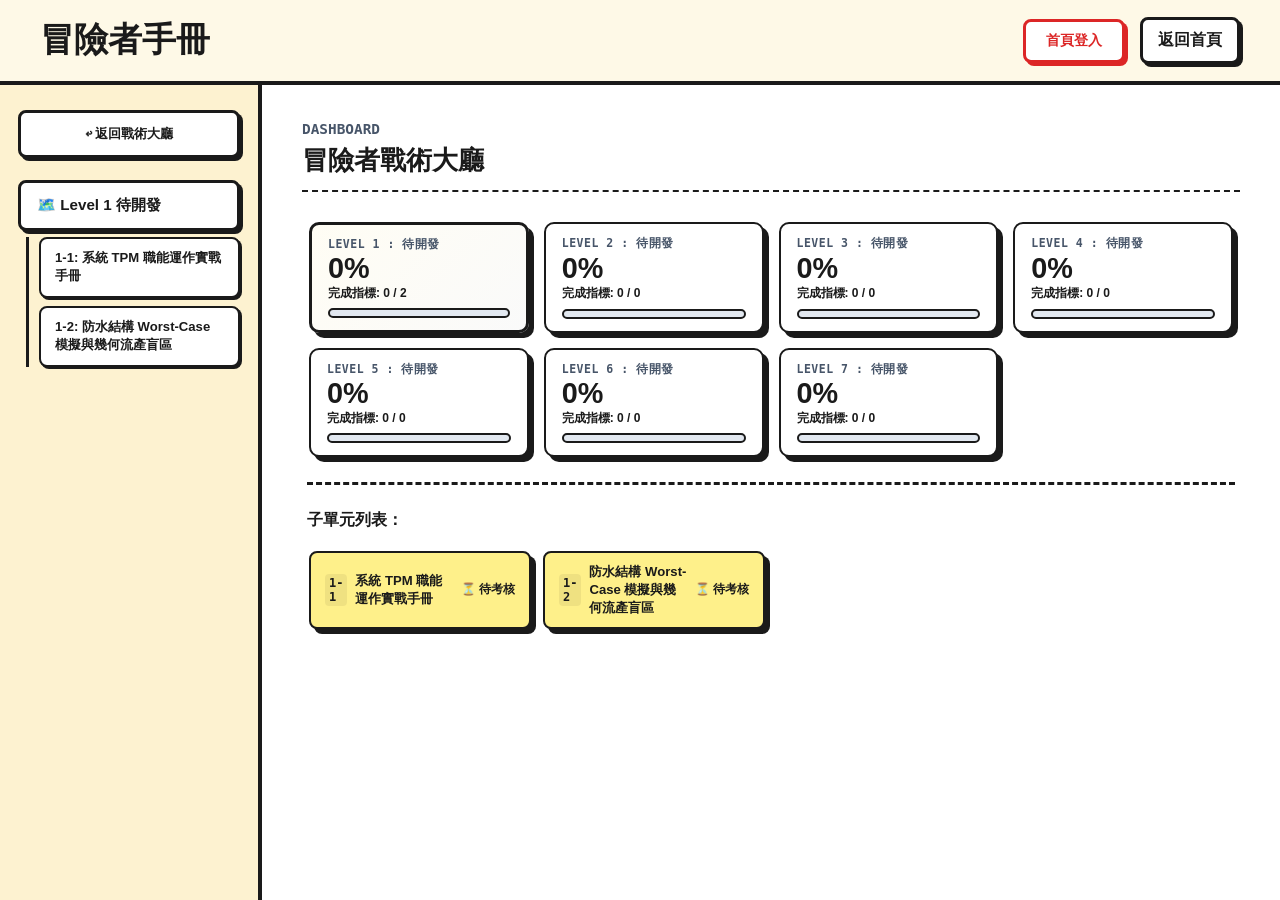
<file: handbook.html>
<!DOCTYPE html>
<html lang="zh-TW">
<head>
    <meta charset="UTF-8">
    <meta name="viewport" content="width=device-width, initial-scale=1.0">
    <title>職能手冊大廳 | System TPM Handbook Hub</title>
    <style>
        :root {
            /* 👑 外襯粗獷主義核心色盤 */
            --bg-color: #FEF9E7;
            --sidebar-cream: #FDF2D0;
            --card-white: #FFFFFF;
            --text-main: #1A1A1A;
            --text-secondary: #475569;
            --border-heavy: #1A1A1A;
            --shadow-tactical: 5px 5px 0px #1A1A1A;
            --radius-sm: 8px;
            --color-completed: #22C55E;
            --color-active-gold: #FDE047;
            --color-fail: #DC2626;
            --color-locked-gray: #E2E8F0;

            /* 🎨 內襯北歐極簡沙盒地圖色盤 */
            --nordic-bg: #FAFAFA;
            --nordic-gray-dot: #D1D5DB;
            --nordic-yellow-dot: #EAB308;
            --nordic-border: #E7E5E4;
        }

        html, body {
            margin: 0;
            padding: 0;
            width: 100vw;
            height: 100vh;
            overflow: hidden;
            background-color: var(--bg-color);
            font-family: "Segoe UI", "Inter", "Noto Sans TC", sans-serif;
            -webkit-font-smoothing: antialiased;
            color: var(--text-main);
        }

        * {
            box-sizing: border-box;
        }

        /* 👑 剛性頂部全域控制導航列 */
        .tactical-navbar {
            width: 100vw;
            height: 85px;
            display: flex;
            justify-content: space-between;
            align-items: center;
            border-bottom: 4px solid var(--border-heavy);
            padding: 0 40px;
            background-color: var(--bg-color);
            flex-shrink: 0;
            z-index: 1000;
        }

        .navbar-brand {
            display: flex;
            flex-direction: column;
        }

        .navbar-controls {
            display: flex;
            align-items: center;
            gap: 15px;
        }

        .auth-panel {
            background: var(--card-white);
            border: 3px solid var(--border-heavy);
            padding: 10px 20px;
            border-radius: var(--radius-sm);
            font-size: 0.85rem;
            font-weight: 900;
            box-shadow: 3px 3px 0px var(--border-heavy);
            white-space: nowrap;
        }

        .back-btn {
            background: var(--card-white);
            border: 3px solid var(--border-heavy);
            padding: 10px 15px;
            border-radius: var(--radius-sm);
            cursor: pointer;
            font-weight: 900;
            text-decoration: none;
            box-shadow: 3px 3px 0px var(--border-heavy);
            display: inline-block;
            text-align: center;
            min-width: 95px;
            color: var(--text-main);
            transition: all 0.1s;
        }

        .back-btn:hover {
            transform: translate(-2px, -2px);
            box-shadow: 5px 5px 0px var(--border-heavy);
        }

        .workspace-container {
            display: flex;
            width: 100vw;
            height: calc(100vh - 85px);
            overflow: hidden;
        }

        /* 👑 左側戰術選單清單欄 */
        .sidebar-panel {
            display: flex;
            width: 262px; 
            background-color: var(--sidebar-cream);
            border-right: 4px solid var(--border-heavy);
            padding: 25px 18px;
            flex-direction: column;
            gap: 12px;
            overflow-y: auto;
            flex-shrink: 0;
            height: 100%;
        }

        .hub-return-btn {
            background: var(--card-white);
            border: 3px solid var(--border-heavy);
            padding: 12px 15px;
            border-radius: var(--radius-sm);
            cursor: pointer;
            font-weight: 900;
            box-shadow: 3px 3px 0px var(--border-heavy);
            width: 100%;
            text-align: center;
            display: block;
            margin-bottom: 10px;
            color: var(--text-main);
            transition: all 0.1s;
        }

        .hub-return-btn:hover {
            transform: translate(-2px, -2px);
            box-shadow: 5px 5px 0px var(--border-heavy);
        }

        .menu-category-block {
            width: 100%;
            margin-bottom: 4px;
        }

        .tree-main-toggle {
            background: var(--card-white);
            border: 3px solid var(--border-heavy);
            padding: 12px 16px;
            border-radius: var(--radius-sm);
            font-weight: 900;
            font-size: 0.95rem;
            text-align: left;
            cursor: pointer;
            box-shadow: 3px 3px 0px var(--border-heavy);
            width: 100%;
            color: var(--text-main);
            display: flex;
            justify-content: space-between;
            align-items: center;
            margin-bottom: 6px;
        }

        .tree-sub-group {
            padding-left: 10px;
            border-left: 3px solid var(--border-heavy);
            margin-left: 8px;
            margin-top: 5px;
            display: flex;
            flex-direction: column;
            gap: 8px;
        }

        .leaf-btn {
            background: var(--card-white);
            border: 2px solid var(--border-heavy);
            padding: 10px 14px;
            border-radius: var(--radius-sm);
            font-weight: 800;
            font-size: 0.82rem;
            text-align: left;
            cursor: pointer;
            width: 100%;
            color: var(--text-main);
            box-shadow: 2px 2px 0px var(--border-heavy);
            transition: all 0.1s;
            line-height: 1.4;
        }

        .leaf-btn:hover {
            transform: translate(2px, -2px);
            box-shadow: 2px 4px 0px var(--border-heavy);
        }

        .leaf-btn.active {
            background: var(--color-active-gold) !important;
            color: var(--text-main) !important;
            transform: translate(1px, 1px);
            box-shadow: 1px 1px 0px var(--border-heavy) !important;
        }

        .content-panel {
            flex: 1;
            height: 100%;
            padding: 35px 40px;
            background-color: var(--card-white);
            display: flex;
            flex-direction: column;
            overflow: hidden;
        }

        .dashboard-view-hall,
        .sandbox-game-container {
            display: none;
            width: 100%;
            height: 100%;
        }

        .dashboard-view-hall {
            display: block; 
            overflow-y: auto;
            padding: 5px 5px 30px 5px; 
        }

        .level-cards-parallel-grid {
            display: grid;
            grid-template-columns: repeat(4, 1fr);
            gap: 15px;
            width: 100%;
            margin-bottom: 20px;
            padding: 5px 2px;
        }

        .progress-card-master {
            background: var(--card-white);
            border: 2px solid var(--border-heavy);
            border-radius: 10px;
            padding: 12px 16px;
            box-shadow: var(--shadow-tactical);
            cursor: pointer;
            transition: all 0.15s;
            display: flex;
            flex-direction: column;
            justify-content: space-between;
        }

        .progress-card-master:hover {
            transform: translate(-3px, -3px);
            box-shadow: 6px 6px 0px var(--border-heavy);
        }

        .progress-card-master.active-level {
            background: linear-gradient(135deg, #FFFDF4 0%, #FAFAFA 100%) !important;
            border-width: 3px !important;
            box-shadow: 5px 5px 0px var(--border-heavy) !important;
        }

        .progress-label {
            font-family: monospace;
            font-weight: 900;
            font-size: 0.72rem;
            color: var(--text-secondary);
            letter-spacing: 0.5px;
        }

        .progress-percentage {
            font-size: 1.8rem;
            font-weight: 900;
            margin: 2px 0;
            color: var(--text-main);
            line-height: 1;
        }

        .progress-stats {
            font-size: 0.75rem;
            font-weight: 800;
            color: var(--text-main);
        }

        .progress-bar-bg {
            width: 100%;
            height: 10px;
            background: #E2E8F0;
            border: 2px solid var(--border-heavy);
            border-radius: 5px;
            margin-top: 6px;
            overflow: hidden;
        }

        .progress-bar-fill {
            height: 100%;
            background: var(--color-completed);
            width: 0%;
            transition: width 0.4s ease-out;
        }

        .cdx-dashboard-grid {
            display: grid;
            grid-template-columns: repeat(4, 1fr);
            gap: 12px;
            width: 100%;
            padding: 5px 2px;
        }

        .cdx-dashboard-card {
            border: 2px solid var(--border-heavy);
            border-radius: var(--radius-sm);
            padding: 10px 14px;
            cursor: pointer;
            box-shadow: var(--shadow-tactical);
            transition: all 0.15s;
            display: flex;
            flex-direction: row;
            justify-content: space-between;
            align-items: center;
            min-height: 52px;
        }

        .cdx-dashboard-card:hover {
            transform: translate(-3px, -3px);
            box-shadow: 6px 6px 0px var(--text-main);
        }

        /* ─── 🎨 內襯北歐沙盒地圖容器 ─── */
        .sandbox-game-container {
            display: flex;
            flex-direction: row;
            gap: 20px;
            overflow: hidden;
        }

        .sandbox-map-canvas {
            flex: 1;
            height: 100%;
            background-color: var(--nordic-bg);
            border: 3px solid var(--border-heavy);
            border-radius: 12px;
            position: relative;
            overflow-y: auto;   
            overflow-x: hidden; 
            box-shadow: var(--shadow-tactical);
        }

        /* 👑 固定寬體置中場域 */
        .map-inner-flow-field {
            width: 100%; 
            height: 2500px; 
            position: relative;
            margin: 0 auto;    
        }

        .map-svg-layer {
            position: absolute;
            top: 0;
            left: 0;
            width: 100%; 
            height: 2500px;
            pointer-events: none;
            z-index: 1;
        }

        .map-node-card {
            position: absolute;
            width: 145px;
            height: 52px;
            border-radius: 6px;
            border: 2px solid var(--border-heavy);
            background-color: #E2E8F0; 
            color: #64748B;
            display: flex;
            align-items: center;
            justify-content: center;
            padding: 4px 10px;
            text-align: center;
            font-size: 0.76rem;
            font-weight: 800;
            line-height: 1.3;
            cursor: pointer;
            z-index: 10;
            transform: translate(-50%, -50%);
            box-shadow: 2px 2px 0px var(--border-heavy);
            transition: all 0.18s ease;
            user-select: none;
            white-space: normal; 
        }

        .map-node-card.locked {
            background-color: #E5E7EB !important;
            color: #9CA3AF !important;
            border-color: #CBD5E1 !important;
            box-shadow: none !important;
        }

        .map-node-card.passed {
            background-color: var(--nordic-yellow-dot) !important;
            color: var(--text-main) !important;
            box-shadow: 3px 3px 0px var(--border-heavy) !important;
        }

        .map-node-card.active-target {
            background-color: #FFFDF0 !important;
            border-color: #EAB308 !important;
            color: #1A1A1A !important;
            box-shadow: 0 0 0 3px #FDE047, 4px 4px 0px var(--border-heavy) !important;
            animation: pulseCard 2s infinite ease-in-out;
        }

        .map-node-card.fail-node {
            background-color: #FCA5A5 !important;
            border-color: #DC2626 !important;
            color: #991B1B !important;
            box-shadow: 2px 2px 0px #991B1B !important;
        }

        /* 🚀 👑 視覺大一統：新增 END 卡片專屬的淺綠色狀態 */
        .map-node-card.end-node-clear {
            background-color: #DCFCE7 !important;
            border-color: #22C55E !important;
            color: #14532D !important;
            box-shadow: 2px 2px 0px #16A34A !important;
        }

        @keyframes pulseCard {
            0% { box-shadow: 0 0 0 0 rgba(234, 179, 8, 0.4), 4px 4px 0px var(--border-heavy); }
            70% { box-shadow: 0 0 0 6px rgba(234, 179, 8, 0), 4px 4px 0px var(--border-heavy); }
            100% { box-shadow: 0 0 0 0 rgba(234, 179, 8, 0), 4px 4px 0px var(--border-heavy); }
        }

        /* 👑 右側戰術觀測儀 */
        .fixed-inspector-panel {
            width: 380px; 
            height: 100%;
            background: #FFFFFF;
            border: 3px solid var(--border-heavy);
            border-radius: 12px;
            padding: 26px;
            box-shadow: var(--shadow-tactical);
            display: flex;
            flex-direction: column;
            overflow: hidden;
            flex-shrink: 0;
        }

        .inspector-scroll-box {
            flex: 1;
            overflow-y: auto;
            font-size: 0.88rem;
            line-height: 1.6;
            padding-right: 5px;
        }

        .inspector-placeholder {
            margin: auto;
            text-align: center;
            color: var(--text-secondary);
            font-weight: 800;
            font-size: 1rem;
        }

        .nordic-option-btn {
            width: 100%;
            background: #FFFFFF;
            border: 2px solid var(--border-heavy);
            padding: 12px 16px;
            border-radius: 6px;
            margin-top: 10px;
            text-align: left;
            font-size: 0.85rem;
            font-weight: 700;
            cursor: pointer;
            box-shadow: 2px 2px 0px var(--border-heavy);
            transition: all 0.1s;
        }

        .nordic-option-btn:hover {
            background: var(--sidebar-cream);
            transform: translate(-1px, -1px);
            box-shadow: 3px 3px 0px var(--border-heavy);
        }

        .nordic-action-btn {
            background: var(--text-main);
            color: #FFFFFF;
            border: none;
            padding: 12px 16px;
            border-radius: 6px;
            font-weight: 900;
            font-size: 0.85rem;
            cursor: pointer;
            width: 100%;
            margin-top: 15px;
        }

        /* 動態盤查進度條 */
        .gate-progress-container {
            width: 100%;
            height: 12px;
            background: #DBEAFE;
            border-radius: 6px;
            overflow: hidden;
            margin-bottom: 8px;
            border: 1px solid #93C5FD;
        }

        .gate-progress-fill {
            height: 100%;
            transition: width 0.6s ease-out, background-color 0.6s ease;
        }

        @keyframes fadeInNode {
            from { opacity: 0; transform: translateY(4px); }
            to { opacity: 1; transform: translateY(0); }
        }
    </style>
</head>
<body>

    <div class="tactical-navbar">
        <div class="navbar-brand">
            <h1 style="margin: 0; font-size: 2.1rem; font-weight: 900;" id="global-inject-title">冒險者手冊</h1>
        </div>
        <div class="navbar-controls">
            <div id="global-user-profile-card" class="auth-panel">首頁登入</div>
            <div class="lang-switcher-wrapper" style="display:none;"></div>
            <a href="index.html" class="back-btn">返回首頁</a>
        </div>
    </div>

    <div class="workspace-container">
        <aside class="sidebar-panel">
            <button class="hub-return-btn" onclick="exitToDashboardMenu()">↩ 返回戰術大廳</button>
            <div id="global-tree-root"></div>
        </aside>

        <main class="content-panel">
            <div id="cdx-page-header-zone" style="margin-bottom: 20px; padding-bottom: 12px; border-bottom: 2px dashed var(--border-heavy); flex-shrink:0;">
                <span id="current-chapter-id" style="font-family: monospace; font-weight: 900; color: var(--text-secondary); font-size: 0.9rem;">DASHBOARD</span>
                <h2 id="current-chapter-name" style="margin: 5px 0 0 0; font-size: 1.6rem; font-weight: 900;">冒險者戰術大廳</h2>
            </div>

            <div class="dashboard-view-hall" id="dashboard-menu-hall">
                <div class="level-cards-parallel-grid" id="global-level-flex-deck"></div>
                <div style="border-bottom: 3px dashed var(--border-heavy); width: 100%; margin: 5px 0 25px 0;"></div>
                <div style="font-weight: 900; font-size: 1rem; margin-bottom: 15px; color: var(--text-main);">子單元列表：</div>
                <div class="cdx-dashboard-grid" id="l1-cards-grid"></div>
            </div>

            <div class="sandbox-game-container" id="sandbox-viewport">
                <div class="sandbox-map-canvas" id="map-scroll-stage">
                    <div class="map-inner-flow-field" id="map-lock-field">
                        <svg class="map-svg-layer" id="map-svg-canvas"></svg>
                        <div id="map-nodes-container" style="position:absolute; top:0; left:0; width:100%; height:100%; z-index:10;"></div>
                    </div>
                </div>
                <aside class="fixed-inspector-panel" id="sandbox-inspector">
                    <div class="inspector-placeholder">
                        🎯 請點擊左側地圖卡片<br>解包防水戰術劇本事件
                    </div>
                </aside>
            </div>
        </main>
    </div>

    <script>
        const GLOBAL_GAS_URL = "https://script.google.com/a/macros/fih-foxconn.com/s/AKfycbydOQ2Iyk8wVABxUDWJchx1eiCN4Hc_Fg226uJAkLS0wIpsWty-ewDwxQPG3dGSDv3pFQ/exec";

        const globalSubUnitRegistry = [
            { type: 'handbook', levelNum: 1, subUnitId: '1-1', title: '1-1: 系統 TPM 職能運作實戰手冊', file: 'handbook_data_course/handbook_data_1-1.js' },
            { type: 'handbook', levelNum: 1, subUnitId: '1-2', title: '1-2: 防水結構 Worst-Case 模擬與幾何流產盲區', file: 'handbook_data_course/handbook_data_1-2.js' }
        ];

        const globalLevelMetadata = [
            { num: 1, name: 'LEVEL 1', label: '待開發' },
            { num: 2, name: 'LEVEL 2', label: '待開發' },
            { num: 3, name: 'LEVEL 3', label: '待開發' },
            { num: 4, name: 'LEVEL 4', label: '待開發' },
            { num: 5, name: 'LEVEL 5', label: '待開發' },
            { num: 6, name: 'LEVEL 6', label: '待開發' },
            { num: 7, name: 'LEVEL 7', label: '待開發' }
        ];

        // 👑 全域虛擬動態佈局大盤
        let nodeLayoutCoordinates = {};

        // ========================================================================
        // 👑 萬能幾何分流大腦：終極審查節點全自動強制置底與中央定錨
        // ========================================================================
        function calculateDynamicCosmicTopology() {
            const tree = window.tpmSandboxScriptTree;
            if (!tree) return;

            nodeLayoutCoordinates = {};
            let normalTierBuckets = {};
            let finalNodes = []; 

            // 1. 拆分常規與最終結案卡片
            Object.keys(tree).forEach(nodeId => {
                let isFinalGate = nodeId.includes("WIN-GATE") || nodeId.includes("WIN-FINAL") || tree[nodeId].type === "win_gate" || tree[nodeId].type === "end_win";
                
                if (isFinalGate) {
                    finalNodes.push({ id: nodeId, rawNode: tree[nodeId] });
                } else {
                    let tierNum = 0;
                    const match = nodeId.match(/^T(\d+)/);
                    if (match) {
                        tierNum = parseInt(match[1], 10);
                    } else {
                        if (nodeId.includes("START")) tierNum = 1;
                        else if (nodeId.includes("DECISION")) tierNum = 2;
                        else if (nodeId.includes("FAIL") || nodeId.includes("WARN") || nodeId.includes("STACKUP")) tierNum = 3;
                        else if (nodeId.includes("CONQUER") || nodeId.includes("WIN")) tierNum = 4;
                    }
                    if (!normalTierBuckets[tierNum]) normalTierBuckets[tierNum] = [];
                    normalTierBuckets[tierNum].push({ id: nodeId, rawNode: tree[nodeId] });
                }
            });

            const lockField = document.getElementById('map-lock-field');
            let containerWidth = 720;
            if (lockField) containerWidth = lockField.clientWidth;

            let maxNormalTier = 0;

            // 2. 常規網格等距分配
            Object.keys(normalTierBuckets).forEach(tierStr => {
                const tierNum = parseInt(tierStr, 10);
                if (tierNum > maxNormalTier) maxNormalTier = tierNum;

                let nodes = normalTierBuckets[tierNum];
                nodes.sort((a, b) => a.id.localeCompare(b.id));

                const count = nodes.length;
                const yCoord = tierNum * 130 + 60; 

                nodes.forEach((node, idx) => {
                    let xCoord = containerWidth / 2; 
                    if (count > 1) {
                        const startX = 90;
                        const endX = containerWidth - 90;
                        xCoord = startX + (idx * ((endX - startX) / (count - 1)));
                    }
                    
                    let cleanName = node.rawNode.title || node.id;
                    if (cleanName.includes("：")) cleanName = cleanName.split("：")[1];
                    else if (cleanName.includes(":")) cleanName = cleanName.split(":")[1];
                    cleanName = cleanName.replace(/[📚🛑🏆⚡⚠️💥📍🎯]/g, "").trim();

                    nodeLayoutCoordinates[node.id] = {
                        x: Math.round(xCoord),
                        y: yCoord,
                        name: cleanName
                    };
                });
            });

            // 3. 終局大一統：WIN-GATE 剛性全自動置底中央
            finalNodes.sort((a, b) => a.id.localeCompare(b.id));
            finalNodes.forEach((node, idx) => {
                let tierNum = maxNormalTier + 1 + idx; 
                let yCoord = tierNum * 130 + 60;
                let xCoord = containerWidth / 2; 
                
                let cleanName = node.rawNode.title || node.id;
                if (cleanName.includes("：")) cleanName = cleanName.split("：")[1];
                else if (cleanName.includes(":")) cleanName = cleanName.split(":")[1];
                cleanName = cleanName.replace(/[📚🛑🏆⚡⚠️💥📍🎯]/g, "").trim();

                nodeLayoutCoordinates[node.id] = {
                    x: Math.round(xCoord),
                    y: yCoord,
                    name: cleanName
                };
            });
        }

        let selectedActiveLevelNum = 1; 
        let unlockedNodesList = []; 
        let passedNodesList = []; 
        let activeFrontierNodeId = null;     
        let currentlySelectedNodeId = null;  
        let activePackUnitId = null;

        window.onload = () => {
            renderGlobalTreeStructure();
            routeController();
        };

        function renderGlobalTreeStructure() {
            const root = document.getElementById('global-tree-root'); 
            if (!root) return;
            root.innerHTML = '';
            const presentLevels = [...new Set(globalSubUnitRegistry.map(u => u.levelNum))].sort();
            
            presentLevels.forEach(lvlNum => {
                const subset = globalSubUnitRegistry.filter(u => u.levelNum === lvlNum);
                const block = document.createElement('div'); 
                block.className = 'menu-category-block';
                
                const currentLvlMeta = globalLevelMetadata.find(l => l.num === lvlNum);
                const lvlLabelName = currentLvlMeta ? currentLvlMeta.label : '展開';

                block.innerHTML = `
                    <button class="tree-main-toggle" onclick="toggleMenuSection('lvl-accordion-${lvlNum}')">🗺️ Level ${lvlNum} ${lvlLabelName}</button>
                    <div id="lvl-accordion-${lvlNum}" class="tree-sub-group" style="display: flex; flex-direction: column;">
                        ${subset.map(u => `<button class="leaf-btn" id="lf-${u.type}-${u.subUnitId}" onclick="switchUnit('${u.type}','${u.subUnitId}', ${u.levelNum})">${u.title}</button>`).join('')}
                    </div>`;
                root.appendChild(block);
            });
        }

        function toggleMenuSection(id) { 
            const el = document.getElementById(id); 
            if (el) {
                if (el.style.display === 'none') el.style.display = 'flex';
                else el.style.display = 'none';
            }
        }

        function routeController(directType, directC) {
            const urlParams = new URLSearchParams(window.location.search);
            const paramC = directC || urlParams.get('c');
            const paramType = directType || urlParams.get('type') || 'handbook';

            if (!paramC) {
                document.getElementById('cdx-page-header-zone').style.display = 'block'; 
                document.getElementById('current-chapter-id').innerText = "DASHBOARD"; 
                document.getElementById('current-chapter-name').innerText = "冒險者戰術大廳";
                document.getElementById('dashboard-menu-hall').style.display = 'block'; 
                document.getElementById('sandbox-viewport').style.display = 'none'; 
                renderMultiLevelHubDashboard();
            } else {
                document.getElementById('dashboard-menu-hall').style.display = 'none'; 
                document.getElementById('sandbox-viewport').style.display = 'flex'; 
                document.querySelectorAll('.leaf-btn').forEach(b => b.classList.remove('active')); 
                const leaf = document.getElementById(`lf-${paramType}-${paramC}`); 
                if (leaf) leaf.classList.add('active'); 
                activePackUnitId = paramC;
                injectContentPackScript(paramType, paramC);
            }
        }

        function renderMultiLevelHubDashboard() {
            const deckRow = document.getElementById('global-level-flex-deck');
            const grid = document.getElementById('l1-cards-grid'); 
            if (!deckRow || !grid) return;
            
            deckRow.innerHTML = ''; 
            grid.innerHTML = '';
            
            globalLevelMetadata.forEach(lvl => {
                const subUnitsInLvl = globalSubUnitRegistry.filter(u => u.levelNum === lvl.num); 
                let total = subUnitsInLvl.length;
                let done = 0;
                subUnitsInLvl.forEach(u => { 
                    if (localStorage.getItem(`handbook-L1-A${u.subUnitId.split('-')[1]}-clear`) === 'true') done++; 
                });
                const pct = total > 0 ? Math.round((done / total) * 100) : 0;
                deckRow.innerHTML += `
                    <div class="progress-card-master ${lvl.num === selectedActiveLevelNum ? 'active-level' : ''}" onclick="selectedActiveLevelNum=${lvl.num};renderMultiLevelHubDashboard();">
                        <div class="progress-label">${lvl.name} : ${lvl.label}</div>
                        <div class="progress-percentage">${pct}%</div>
                        <div class="progress-stats">完成指標: ${done} / ${total}</div>
                        <div class="progress-bar-bg"><div class="progress-bar-fill" style="width: ${pct}%;"></div></div>
                    </div>`;
            });

            const filteredUnits = globalSubUnitRegistry.filter(u => u.levelNum === selectedActiveLevelNum);
            filteredUnits.forEach(unit => {
                const storageKey = `L1-A${unit.subUnitId.split('-')[1]}`;
                const isClear = localStorage.getItem(`handbook-${storageKey}-clear`) === 'true';
                grid.innerHTML += `
                    <div class="cdx-dashboard-card" style="background-color: ${isClear ? '#DCFCE7' : '#FEF08A'};" onclick="switchUnit('${unit.type}', '${unit.subUnitId}', ${unit.levelNum})">
                        <div style="display:flex; align-items:center; gap:8px;">
                            <span style="font-family:monospace; font-weight:900; background:rgba(0,0,0,0.06); padding:2px 4px; border-radius:4px; font-size:0.75rem;">${unit.subUnitId}</span>
                            <h3 style="margin:0; font-size:0.82rem; font-weight:900; color:var(--text-main);">${unit.title.split(': ')[1] || unit.title}</h3>
                        </div>
                        <div style="font-size:0.75rem; font-weight:900; color:var(--text-main); white-space:nowrap; padding-left:6px;">${isClear ? `✅ [通過]` : '⏳ 待考核'}</div>
                    </div>`;
            });
        }

        function switchUnit(type, subUnitId, lvlNum) { 
            selectedActiveLevelNum = lvlNum; 
            window.history.pushState(null, '', `${window.location.pathname}?type=${type}&c=${subUnitId}`); 
            routeController(type, subUnitId); 
        }

        function exitToDashboardMenu() { 
            window.history.pushState(null, '', window.location.pathname); 
            routeController(null, null); 
        }

        function injectContentPackScript(type, packId) {
            const old = document.getElementById('dynamic-course-pack'); 
            if (old) old.remove();
            
            const script = document.createElement('script'); 
            script.id = 'dynamic-course-pack'; 
            
            const currentUnit = globalSubUnitRegistry.find(u => u.type === type && u.subUnitId === packId);
            if (!currentUnit) return;
            
            script.src = `${currentUnit.file}?v=${Date.now()}`;
            script.onload = () => { initSandboxEngine(); }; 
            document.head.appendChild(script);
        }

        function initSandboxEngine() {
            if (!activePackUnitId) return; 
            document.getElementById('current-chapter-id').innerText = `HANDBOOK / UNIT ${activePackUnitId}`; 
            document.getElementById('current-chapter-name').innerText = globalSubUnitRegistry.find(u => u.subUnitId === activePackUnitId).title;

            const savedPassed = localStorage.getItem(`tpm-sandbox-passed-${activePackUnitId}`);
            const savedUnlocked = localStorage.getItem(`tpm-sandbox-unlocked-${activePackUnitId}`);
            
            passedNodesList = savedPassed ? JSON.parse(savedPassed) : [];
            unlockedNodesList = savedUnlocked ? JSON.parse(savedUnlocked) : [];
            
            let initialStartNode = "START-NODE";
            if (window.tpmSandboxScriptTree) {
                if (window.tpmSandboxScriptTree["T0-INTRO"]) initialStartNode = "T0-INTRO";
                else if (window.tpmSandboxScriptTree["T1-START"]) initialStartNode = "T1-START";
            }
            
            let curr = initialStartNode;
            while (passedNodesList.includes(curr)) {
                let nodeData = window.tpmSandboxScriptTree[curr];
                if (!nodeData) break;
                if (nodeData.nextNodes && nodeData.nextNodes.length > 0) {
                    curr = nodeData.nextNodes[0];
                } else {
                    let foundNext = false;
                    if (nodeData.options) {
                        let nextTarget = null;
                        for (let opt of nodeData.options) {
                            if (passedNodesList.includes(opt.target)) {
                                nextTarget = opt.target;
                                break;
                            }
                        }
                        if (!nextTarget) {
                            for (let opt of nodeData.options) {
                                if (unlockedNodesList.includes(opt.target)) {
                                    nextTarget = opt.target;
                                    break;
                                }
                            }
                        }
                        if (nextTarget) {
                            curr = nextTarget;
                            foundNext = true;
                        }
                    }
                    if (!foundNext) break;
                }
            }
            
            activeFrontierNodeId = curr;
            currentlySelectedNodeId = activeFrontierNodeId;

            if (!unlockedNodesList.includes(initialStartNode)) unlockedNodesList.push(initialStartNode);
            if (!unlockedNodesList.includes(activeFrontierNodeId)) unlockedNodesList.push(activeFrontierNodeId);

            calculateDynamicCosmicTopology();
            renderNordicSandboxMap();
            inspectNodeDetail(currentlySelectedNodeId);

            const scrollStage = document.getElementById('map-scroll-stage');
            const activeCard = document.getElementById(`card-${activeFrontierNodeId}`);
            if (scrollStage && activeCard) {
                setTimeout(() => {
                    scrollStage.scrollTo({ top: activeCard.offsetTop - (scrollStage.clientHeight / 2), behavior: 'smooth' });
                }, 50);
            }

            window.onresize = () => {
                calculateDynamicCosmicTopology();
                renderNordicSandboxMap();
            };
        }

        function saveSandboxProgress() {
            localStorage.setItem(`tpm-sandbox-passed-${activePackUnitId}`, JSON.stringify(passedNodesList));
            localStorage.setItem(`tpm-sandbox-unlocked-${activePackUnitId}`, JSON.stringify(unlockedNodesList));
        }

        function shuffleArray(array) {
            let shuffled = [...array];
            for (let i = shuffled.length - 1; i > 0; i--) {
                const j = Math.floor(Math.random() * (i + 1));
                let temp = shuffled[i];
                shuffled[i] = shuffled[j];
                shuffled[j] = temp;
            }
            return shuffled;
        }

        function findParentDecisionNode(childId) {
            const tree = window.tpmSandboxScriptTree;
            if (!tree) return null;
            for (let key in tree) {
                const node = tree[key];
                if (node.options && node.options.some(opt => opt.target === childId)) return node;
                if (node.nextNodes && node.nextNodes.includes(childId)) return node;
            }
            return null;
        }

        // ========================================================================
        // 👑 拓撲地圖繪製艙 (全自動連接大考終點，消除幽靈貫穿連線)
        // ========================================================================
        function renderNordicSandboxMap() {
            const nodesContainer = document.getElementById('map-nodes-container');
            const svgCanvas = document.getElementById('map-svg-canvas');
            if (!nodesContainer || !svgCanvas || !window.tpmSandboxScriptTree) return;

            nodesContainer.innerHTML = '';
            svgCanvas.innerHTML = '';

            const tree = window.tpmSandboxScriptTree;
            const isUnitCleared = localStorage.getItem(`handbook-L1-A${activePackUnitId.split('-')[1]}-clear`) === 'true';

            const activeVisibleNodesSet = new Set();
            Object.keys(tree).forEach(nodeId => {
                if (isUnitCleared) {
                    activeVisibleNodesSet.add(nodeId);
                } else {
                    if (unlockedNodesList.includes(nodeId) || nodeId === activeFrontierNodeId || passedNodesList.includes(nodeId)) {
                        activeVisibleNodesSet.add(nodeId);
                    }
                    if (passedNodesList.includes(nodeId) || nodeId === activeFrontierNodeId) {
                        if (tree[nodeId].nextNodes) tree[nodeId].nextNodes.forEach(nxt => activeVisibleNodesSet.add(nxt));
                        if (tree[nodeId].options) tree[nodeId].options.forEach(opt => activeVisibleNodesSet.add(opt.target));
                    }
                }
            });

            let mainWinGateId = Object.keys(tree).find(k => k.includes("WIN-GATE") || tree[k].type === "win_gate");

            // 繪製連線
            Object.keys(tree).forEach(srcId => {
                const srcNode = tree[srcId];
                const srcPos = nodeLayoutCoordinates[srcId];
                if (!srcPos) return;

                let branchTargets = [];
                if (srcNode.nextNodes) branchTargets = branchTargets.concat(srcNode.nextNodes);
                if (srcNode.options) srcNode.options.forEach(opt => { if (opt.target) branchTargets.push(opt.target); });

                // 🚀 👑 剛性防線 3：只有「完全沒有下一步 (無 options/nextNodes)」的真正死胡同，才會拉線前往 WIN-GATE，徹底消除半路貫穿的斜線！
                let isTerminalNode = (!srcNode.nextNodes || srcNode.nextNodes.length === 0) && (!srcNode.options || srcNode.options.length === 0) && !srcId.includes("WIN");
                if (isTerminalNode && mainWinGateId && !branchTargets.includes(mainWinGateId)) {
                    branchTargets.push(mainWinGateId);
                }

                branchTargets.forEach(tarId => {
                    const tarPos = nodeLayoutCoordinates[tarId];
                    if (!tarPos) return;
                    if (!activeVisibleNodesSet.has(srcId) || !activeVisibleNodesSet.has(tarId)) return;

                    // 確保只有向下的因果線才被繪製
                    if (tarPos.y < srcPos.y) {
                        return;
                    }

                    const line = document.createElementNS("http://www.w3.org/2000/svg", "line");
                    line.setAttribute("x1", srcPos.x);
                    line.setAttribute("y1", srcPos.y);
                    line.setAttribute("x2", tarPos.x);
                    line.setAttribute("y2", tarPos.y);

                    const isTargetFail = tarId.includes("FAIL") || tarId.includes("WARN");
                    const isTargetUnlocked = unlockedNodesList.includes(tarId);

                    if (isUnitCleared) {
                        line.setAttribute("stroke", "#CBD5E1");
                        line.setAttribute("stroke-width", "1.5");
                    } else if (isTargetFail && isTargetUnlocked) {
                        line.setAttribute("stroke", "#F87171"); 
                        line.setAttribute("stroke-width", "2.5");
                    } else if ((passedNodesList.includes(srcId) && passedNodesList.includes(tarId)) || (passedNodesList.includes(srcId) && tarId === activeFrontierNodeId)) {
                        line.setAttribute("stroke", "#EAB308");
                        line.setAttribute("stroke-width", "3");
                    } else if (srcId === activeFrontierNodeId) {
                        line.setAttribute("stroke", "#475569");
                        line.setAttribute("stroke-width", "2");
                        line.setAttribute("stroke-dasharray", "4,4");
                    } else {
                        line.setAttribute("stroke", "#D1D5DB");
                        line.setAttribute("stroke-width", "1.5");
                    }
                    svgCanvas.appendChild(line);
                });
            });

            // 部署實體戰術卡片
            Object.keys(tree).forEach(nodeId => {
                const pos = nodeLayoutCoordinates[nodeId];
                if (!pos) return;
                if (!activeVisibleNodesSet.has(nodeId)) return;

                const card = document.createElement('div');
                card.id = `card-${nodeId}`;
                card.className = 'map-node-card';
                card.style.left = `${pos.x}px`;
                card.style.top = `${pos.y}px`;
                
                let displayName = pos.name;
                const isPassed = passedNodesList.includes(nodeId);
                const isUnlocked = unlockedNodesList.includes(nodeId);

                if (!isUnitCleared && nodeId !== activeFrontierNodeId && !isPassed && !isUnlocked) {
                    displayName = "🔒 未知分流";
                }
                card.innerText = displayName;

                // 🚀 👑 END 視覺大一統：正常完航的 END 卡片呈現清爽的淺綠色！
                const isFailNode = nodeId.includes("FAIL") || nodeId.includes("WARN");
                const isEndNode = nodeId.includes("END") || (tree[nodeId] && (tree[nodeId].type === "end_warn" || tree[nodeId].type === "end_fail"));

                if (isUnitCleared) {
                    if (tree[nodeId] && tree[nodeId].type === "end_win") card.classList.add('passed');
                    else if (isFailNode) card.classList.add('fail-node');
                    else if (isEndNode) card.classList.add('end-node-clear'); // 通航綠
                    else card.classList.add('passed');
                    
                    if (nodeId === activeFrontierNodeId) card.classList.add('active-target');
                } else {
                    if (isPassed) {
                        if (isFailNode) card.classList.add('fail-node');
                        else if (isEndNode) card.classList.add('end-node-clear'); // 通航綠
                        else card.classList.add('passed');
                    } else if (isFailNode && isUnlocked) {
                        card.classList.add('fail-node');
                    } else if (isEndNode && isUnlocked) {
                        card.classList.add('end-node-clear'); // 通航綠
                    } else {
                        if (nodeId === activeFrontierNodeId) card.classList.add('active-target');
                        else if (!isUnlocked && !isPassed) card.classList.add('locked');
                    }
                }

                card.onclick = () => {
                    if (!activeVisibleNodesSet.has(nodeId)) return;
                    
                    if (!isUnitCleared && nodeLayoutCoordinates[nodeId] && nodeLayoutCoordinates[activeFrontierNodeId]) {
                        if (nodeLayoutCoordinates[nodeId].y > nodeLayoutCoordinates[activeFrontierNodeId].y) {
                            alert("🔒 當前階段戰術賽局正在進行，請由右側控制台點選按鈕進行推進，禁止由地圖直接點擊未來分流窺視答案。");
                            return;
                        }
                    }

                    if (!isUnlocked && !isPassed && nodeId !== activeFrontierNodeId) {
                        unlockedNodesList.push(nodeId);
                        saveSandboxProgress();
                    }
                    
                    currentlySelectedNodeId = nodeId;
                    renderNordicSandboxMap();
                    inspectNodeDetail(nodeId);
                };

                nodesContainer.appendChild(card);
            });
        }

        // ========================================================================
        // 👑 右側戰術儀控制中樞 (三段式 END 導航漏斗)
        // ========================================================================
        function inspectNodeDetail(nodeId) {
            const inspector = document.getElementById('sandbox-inspector');
            const node = window.tpmSandboxScriptTree[nodeId];
            const tree = window.tpmSandboxScriptTree;
            if (!inspector || !node) return;

            let isReviewMode = true;
            if (nodeId === activeFrontierNodeId) {
                isReviewMode = false;
            } else if (unlockedNodesList.includes(nodeId)) {
                let hasMovedForward = false;
                if (node.nextNodes && node.nextNodes.length > 0) {
                    if (passedNodesList.includes(node.nextNodes[0])) hasMovedForward = true;
                }
                if (node.options && node.options.length > 0) {
                    for (let i = 0; i < node.options.length; i++) {
                        if (passedNodesList.includes(node.options[i].target)) {
                            hasMovedForward = true;
                            break;
                        }
                    }
                }
                if (!hasMovedForward) isReviewMode = false;
            }

            let isWinGate = nodeId.includes("WIN-GATE") || node.type === "win_gate";
            let contentHtml = `<div class="inspector-scroll-box" style="animation: fadeInNode 0.12s ease-out;">`;

            if (isWinGate) {
                let endNodeIds = Object.keys(tree).filter(k => tree[k].type === "end_fail" || tree[k].type === "end_warn" || (k.includes("END") && k !== nodeId));
                let requiredEndIds = endNodeIds.filter(id => id !== nodeId);
                
                let unlockedCount = requiredEndIds.filter(id => unlockedNodesList.includes(id)).length;
                let totalCount = requiredEndIds.length;
                let isAllUnlocked = (unlockedCount >= totalCount);

                let winTargetId = "T15-WIN"; 
                if (node.nextNodes && node.nextNodes.length > 0) winTargetId = node.nextNodes[0];

                contentHtml += `
                    <div style="font-size:0.72rem; color:#1D4ED8; font-weight:900; letter-spacing:1px; margin-bottom:6px;">FINAL GATE ${isReviewMode ? ' (歷程複盤)' : ''}</div>
                    <h2 style="margin:0 0 14px 0; font-size:1.3rem; font-weight:900; color:#1D4ED8;">${node.title}</h2>
                    <div style="background:#EFF6FF; padding:15px; border-radius:8px; border:2px solid #BFDBFE; margin-bottom:15px;">
                        <p style="font-weight:900; margin:0 0 10px 0; color:#1E3A8A;">🛡️ 系統自動盤查：全域支線結局解鎖狀態</p>
                        <div class="gate-progress-container">
                            <div class="gate-progress-fill" style="width:${totalCount > 0 ? (unlockedCount / totalCount) * 100 : 100}%; background-color:${isAllUnlocked ? '#10B981' : '#3B82F6'};"></div>
                        </div>
                        <div style="font-size:0.85rem; font-weight:800; color:#1E3A8A; text-align:right;">探測進度: ${unlockedCount} / ${totalCount} 個日常結局</div>
                    </div>
                `;

                if (!isReviewMode) {
                    if (isAllUnlocked || totalCount === 0) {
                        contentHtml += `
                            <div style="margin-top:10px; padding:14px; background:#F0FDF4; border-radius:6px; border:1px solid #BBF7D0; font-size:0.85rem; line-height:1.5; margin-bottom:15px;">
                                <div style="font-weight:900; font-size:0.95rem; color:#16A34A; margin-bottom:4px;">✅ 盤查驗證通過！</div>
                                <div>所有日常情境盲區結局均已解鎖完畢。最高黃金主航線已為您開啟！</div>
                            </div>
                            <button class="nordic-action-btn" style="background:#15803D;" onclick="executePassQuizNode('${nodeId}', '${winTargetId}')">🏆 啟動終極通關大門</button>
                        `;
                    } else {
                        contentHtml += `
                            <div style="margin-top:10px; padding:14px; background:#FEF2F2; border-radius:6px; border:1px solid #FCA5A5; font-size:0.85rem; line-height:1.5; margin-bottom:15px;">
                                <div style="font-weight:900; font-size:0.95rem; color:#DC2626; margin-bottom:4px;">🔒 權限鎖定：尚有未探測盲區</div>
                                <div>你還有 <b>${totalCount - unlockedCount}</b> 個分支日常結局尚未解鎖，無法進行最終資格審查。</div>
                            </div>
                        `;
                        let mainDecisionNodeId = Object.keys(tree).find(k => k.includes("DECISION"));
                        if (mainDecisionNodeId) {
                            contentHtml += `<button class="nordic-option-btn" style="border-color:#D97706; color:#D97706;" onclick="executeSelectBranch('${nodeId}', '${mainDecisionNodeId}')"><b>時空回溯：</b> 回到主線分流大廳</button>`;
                        }
                    }
                }
            } 
            else if (node.type === "story") {
                contentHtml += `
                    <div style="font-size:0.72rem; color:var(--text-secondary); font-weight:900; letter-spacing:1px; margin-bottom:6px;">STORY MODULE ${isReviewMode ? ' (歷程複盤)' : ''}</div>
                    <h2 style="margin:0 0 14px 0; font-size:1.3rem; font-weight:900;">${node.title}</h2>
                    <div style="color:#2D3748;">${node.text}</div>
                `;
                if (!isReviewMode) {
                    contentHtml += `<button class="nordic-action-btn" onclick="executePassNode('${nodeId}')">➔ 繼續前進</button>`;
                }
            } else if (node.type === "decision") {
                contentHtml += `
                    <div style="font-size:0.72rem; color:#B45309; font-weight:900; letter-spacing:1px; margin-bottom:6px;">DECISION HUB ${isReviewMode ? ' (歷程複盤)' : ''}</div>
                    <h2 style="margin:0 0 14px 0; font-size:1.25rem; font-weight:900; color:#B45309;">${node.title}</h2>
                    <p style="font-weight:700; background:#FFFBEB; padding:12px; border-left:4px solid #F59E0B; border-radius:4px; line-height:1.5;">${node.question}</p>
                `;
                if (!isReviewMode) {
                    let remainingOpts = node.options.filter(opt => !passedNodesList.includes(opt.target));
                    let randomizedOptions = shuffleArray(remainingOpts);
                    
                    contentHtml += `<div style="margin-top:15px;">`;
                    randomizedOptions.forEach(opt => {
                        contentHtml += `<button class="nordic-option-btn" onclick="executeSelectBranch('${nodeId}', '${opt.target}')"><b>決策分流：</b> ${opt.text}</button>`;
                    });
                    contentHtml += `</div>`;
                }
            } else if (node.type === "quiz") {
                contentHtml += `
                    <div style="font-size:0.72rem; color:#1D4ED8; font-weight:900; letter-spacing:1px; margin-bottom:6px;">TACTICAL QUIZ ${isReviewMode ? ' (歷程複盤)' : ''}</div>
                    <h2 style="margin:0 0 14px 0; font-size:1.25rem; font-weight:900; color:#1D4ED8;">${node.title}</h2>
                    <p style="font-weight:700; margin-bottom:15px; line-height:1.5;">${node.question}</p>
                `;
                if (!isReviewMode) {
                    let randomizedQuizOpts = shuffleArray(node.options);
                    contentHtml += `<div id="quiz-options-zone">`;
                    randomizedQuizOpts.forEach(opt => {
                        contentHtml += `<button class="nordic-option-btn" onclick="executeSubmitQuiz('${nodeId}', '${opt.target || ''}')">${opt.text}</button>`;
                    });
                    contentHtml += `</div>`;
                }
            } else if (node.type.startsWith("end_") || (!node.nextNodes || node.nextNodes.length === 0)) {
                let endColor = "#D97706"; 
                if (node.type === "end_win") {
                    endColor = "#15803D"; 
                } else if (node.id.includes("FAIL") || node.id.includes("WARN")) {
                    endColor = "#B91C1C"; 
                }
                
                contentHtml += `
                    <div style="font-size:0.72rem; color:${endColor}; font-weight:900; letter-spacing:1px; margin-bottom:6px;">SCENARIO ENDING ${isReviewMode ? ' (歷程複盤)' : ''}</div>
                    <h2 style="margin:0 0 14px 0; font-size:1.3rem; font-weight:900; color:${endColor};">${node.title}</h2>
                    <div style="background:#FAF8F5; padding:14px; border-radius:6px; border:1px solid var(--nordic-border); margin-bottom:15px;">${node.text}</div>
                `;

                if (node.type === "end_win") {
                    if (!isReviewMode) {
                        contentHtml += `<button class="nordic-action-btn" style="background:${endColor};" onclick="executeSettleHandbookUnit(true)">🏆 記錄戰績並上傳 GAS</button>`;
                    }
                } else {
                    if (!isReviewMode) {
                        let actionArea = `<div style="margin-top:20px; padding-top:16px; border-top:2px dashed var(--border-heavy);">`;
                        let hasAddedSection = false;

                        // 1. 🚀 同層思維切換 (Sibling)
                        const parentDecision = findParentDecisionNode(nodeId);
                        let siblingOpts = [];
                        if (parentDecision && parentDecision.options) {
                            siblingOpts = parentDecision.options.filter(opt => !passedNodesList.includes(opt.target) && opt.target !== nodeId);
                        }
                        if (siblingOpts.length > 0) {
                            hasAddedSection = true;
                            actionArea += `<p style="font-weight:900; color:#1E3A8A; margin-bottom:10px;">🔄 觀測另一種思維結尾：同情境尚有未探測的分支</p>`;
                            let randomizedSiblings = shuffleArray(siblingOpts);
                            randomizedSiblings.forEach(opt => {
                                actionArea += `<button class="nordic-option-btn" onclick="executeSelectBranch('${parentDecision.id}', '${opt.target}')"><b>同層切換：</b> ${opt.text}</button>`;
                            });
                        }

                        // 2. 🚀 回到大廳開新宇宙 (Lobby) 
                        let globalRemainingOptions = [];
                        let mainDecisionNodeId = Object.keys(tree).find(k => k.includes("DECISION") && !k.includes("T8")); // 精準過濾出主大廳
                        if (mainDecisionNodeId) {
                            let mainDecisionNode = tree[mainDecisionNodeId];
                            if (mainDecisionNode && mainDecisionNode.options) {
                                mainDecisionNode.options.forEach(opt => {
                                    if (!passedNodesList.includes(opt.target) && !siblingOpts.some(s => s.target === opt.target)) {
                                        globalRemainingOptions.push({
                                            parentId: mainDecisionNode.id,
                                            target: opt.target,
                                            text: opt.text
                                        });
                                    }
                                });
                            }
                        }
                        if (globalRemainingOptions.length > 0) {
                            if (hasAddedSection) actionArea += `<div style="margin: 15px 0; border-bottom: 1px solid #E2E8F0;"></div>`;
                            actionArea += `<p style="font-weight:900; color:#D97706; margin-bottom:10px;">📋 繼續完成其餘支線：回到大廳選擇尚未通關的領域</p>`;
                            let randomizedGlobalRetry = shuffleArray(globalRemainingOptions);
                            randomizedGlobalRetry.forEach(opt => {
                                actionArea += `<button class="nordic-option-btn" onclick="executeSelectBranch('${opt.parentId}', '${opt.target}')"><b>回到大廳開闢新宇宙：</b> ${opt.text}</button>`;
                            });
                            hasAddedSection = true;
                        }

                        // 3. 🚀 前往結案大門 (WIN-GATE)
                        let mainWinGateId = Object.keys(tree).find(k => k.includes("WIN-GATE") || tree[k].type === "win_gate");
                        if (mainWinGateId && nodeId !== mainWinGateId) {
                            if (hasAddedSection) actionArea += `<div style="margin: 15px 0; border-bottom: 1px solid #E2E8F0;"></div>`;
                            actionArea += `
                                <p style="font-weight:900; color:#15803D; margin-bottom:10px;">🚩 結案盤查：前往最終資格審查大考</p>
                                <button class="nordic-action-btn" style="background:#15803D;" onclick="executeSelectBranch('${nodeId}', '${mainWinGateId}')">➔ 前往結案大門</button>
                            `;
                            hasAddedSection = true;
                        }

                        actionArea += `</div>`;
                        if (hasAddedSection) contentHtml += actionArea;
                    }
                }
            }

            contentHtml += `</div>`;
            inspector.innerHTML = contentHtml;
        }

        // 🚀 👑 強制將 TargetNode 寫入 passedNodesList 確保去重完美運作！
        window.executePassNode = function(nodeId) {
            if (!passedNodesList.includes(nodeId)) passedNodesList.push(nodeId);
            
            const nodeData = window.tpmSandboxScriptTree[nodeId];
            if (nodeData && nodeData.nextNodes) {
                nodeData.nextNodes.forEach(nxt => { 
                    if (!unlockedNodesList.includes(nxt)) unlockedNodesList.push(nxt); 
                });
            }
            saveSandboxProgress();
            if (nodeData.nextNodes && nodeData.nextNodes.length > 0) {
                activeFrontierNodeId = currentlySelectedNodeId = nodeData.nextNodes[0];
                inspectNodeDetail(currentlySelectedNodeId);
            }
            renderNordicSandboxMap();
        };

        window.executeSelectBranch = function(nodeId, targetNodeId) {
            if (!passedNodesList.includes(nodeId)) passedNodesList.push(nodeId);
            if (!passedNodesList.includes(targetNodeId)) passedNodesList.push(targetNodeId); 
            if (!unlockedNodesList.includes(targetNodeId)) unlockedNodesList.push(targetNodeId);
            
            saveSandboxProgress();
            activeFrontierNodeId = currentlySelectedNodeId = targetNodeId;
            inspectNodeDetail(currentlySelectedNodeId);
            renderNordicSandboxMap();
        };

        window.executeSubmitQuiz = function(nodeId, targetNodeId) {
            const zone = document.getElementById('quiz-options-zone');
            const node = window.tpmSandboxScriptTree[nodeId];
            if (!zone || !node) return;

            let isCorrect = false;
            let targetNode = targetNodeId;
            
            if (!targetNode && node.options) {
                const rawEvent = window.event?.target?.innerText || "";
                const foundOpt = node.options.find(o => rawEvent.includes(o.text));
                isCorrect = foundOpt ? foundOpt.isCorrect : false;
                targetNode = node.nextNodes ? node.nextNodes[0] : "WIN-NODE-CONQUER";
            } else {
                isCorrect = true; 
            }

            zone.innerHTML = `
                <div style="margin-top:10px; padding:14px; background:${isCorrect ? '#F0FDF4':'#FEF2F2'}; border-radius:6px; border:1px solid ${isCorrect?'#BBF7D0':'#FCA5A5'}; font-size:0.85rem; line-height:1.5;">
                    <div style="font-weight:900; font-size:0.95rem; color:${isCorrect?'#16A34A':'#DC2626'}; margin-bottom:4px;">${isCorrect ? '🏆 記錄送出！':'💥 判斷錯誤！'}</div>
                    <div>${node.explanation || '驗證完畢，請推進流程。'}</div>
                </div>
                <button class="nordic-action-btn" onclick="executePassQuizNode('${nodeId}', '${targetNode}')">➔ 繼續前進</button>
            `;
        };

        window.executePassQuizNode = function(nodeId, targetNodeId) {
            if (!passedNodesList.includes(nodeId)) passedNodesList.push(nodeId);
            
            let finalTarget = targetNodeId;
            if (!finalTarget || finalTarget === "undefined") {
                finalTarget = window.tpmSandboxScriptTree[nodeId].nextNodes[0];
            }

            if (!passedNodesList.includes(finalTarget)) passedNodesList.push(finalTarget); 
            if (!unlockedNodesList.includes(finalTarget)) unlockedNodesList.push(finalTarget);
            saveSandboxProgress();
            
            activeFrontierNodeId = currentlySelectedNodeId = finalTarget;
            inspectNodeDetail(currentlySelectedNodeId);
            renderNordicSandboxMap();
        };

        window.executeSettleHandbookUnit = function(isWin) {
            if (!isWin) return;
            const checkLiveEmail = localStorage.getItem('tpm-user-current-email');
            if (!checkLiveEmail || checkLiveEmail.trim() === "") {
                alert("❌ 偵測到未登入身分！請先返回首頁完成企業 Email 認證，否則公會將拒絕保存您的實戰進度與 GAS 戰績。");
                exitToDashboardMenu();
                return;
            }

            localStorage.setItem(`handbook-L1-A${activePackUnitId.split('-')[1]}-clear`, 'true');
            
            try {
                const finalPushUrl = GLOBAL_GAS_URL + 
                    "?action=push" +
                    "&courseId=" + encodeURIComponent("HB-" + activePackUnitId) + 
                    "&status=" + encodeURIComponent("通過");
                window.open(finalPushUrl, '_blank', 'width=500,height=400,scrollbars=no,resizable=no');
            } catch(e) {
                console.error("GAS 擊發流產:", e);
            }
            exitToDashboardMenu();
        };

        (function() {
            const PILOT_EMAIL = localStorage.getItem('tpm-user-current-email') || "";
            function computeLocalUserRankTitle() {
                if (!PILOT_EMAIL || PILOT_EMAIL.trim() === "") return { text: "首頁登入", isLogged: false };
                let nameStr = "Daniel Shih";
                const emailLower = PILOT_EMAIL.toLowerCase().trim();
                if (emailLower !== "danielcwshih@fih-foxconn.com") {
                    nameStr = emailLower.split('@')[0].replace(/[\._\-]/g, ' ').replace(/\b\w/g, function(c) { return c.toUpperCase(); });
                }
                const beginnerKeys = ['codex-L1-A1-clear', 'codex-L1-A2-clear', 'codex-L1-A3-clear', 'codex-L1-A4-clear', 'codex-L2-A1-clear', 'codex-L3-A1-clear'];
                const isAllBeginnerCleared = beginnerKeys.every(function(k) { return localStorage.getItem(k) === 'true'; });
                const adventureKeys = ['handbook-L1-A1-clear', 'handbook-L1-A2-clear'];
                const isAllAdventureCleared = adventureKeys.every(function(k) { return localStorage.getItem(k) === 'true'; });
                
                if (isAllBeginnerCleared && isAllAdventureCleared) return { text: "👤 統籌者 : " + nameStr, isLogged: true };
                if (isAllBeginnerCleared) return { text: "👤 冒險者 : " + nameStr, isLogged: true };
                return { text: "👤 初心者 : " + nameStr, isLogged: true };
            }
            const originalOnload = window.onload;
            window.onload = function() {
                if (originalOnload) originalOnload();
                const profileBox = document.getElementById('global-user-profile-card');
                if (profileBox) {
                    const rankInfo = computeLocalUserRankTitle();
                    profileBox.innerHTML = rankInfo.text;
                    if (!rankInfo.isLogged) {
                        profileBox.style.color = "#DC2626";
                        profileBox.style.borderColor = "#DC2626";
                        profileBox.style.boxShadow = "3px 3px 0px #DC2626";
                    }
                }
            };
        })();
    </script>
</body>
</html>
</file>
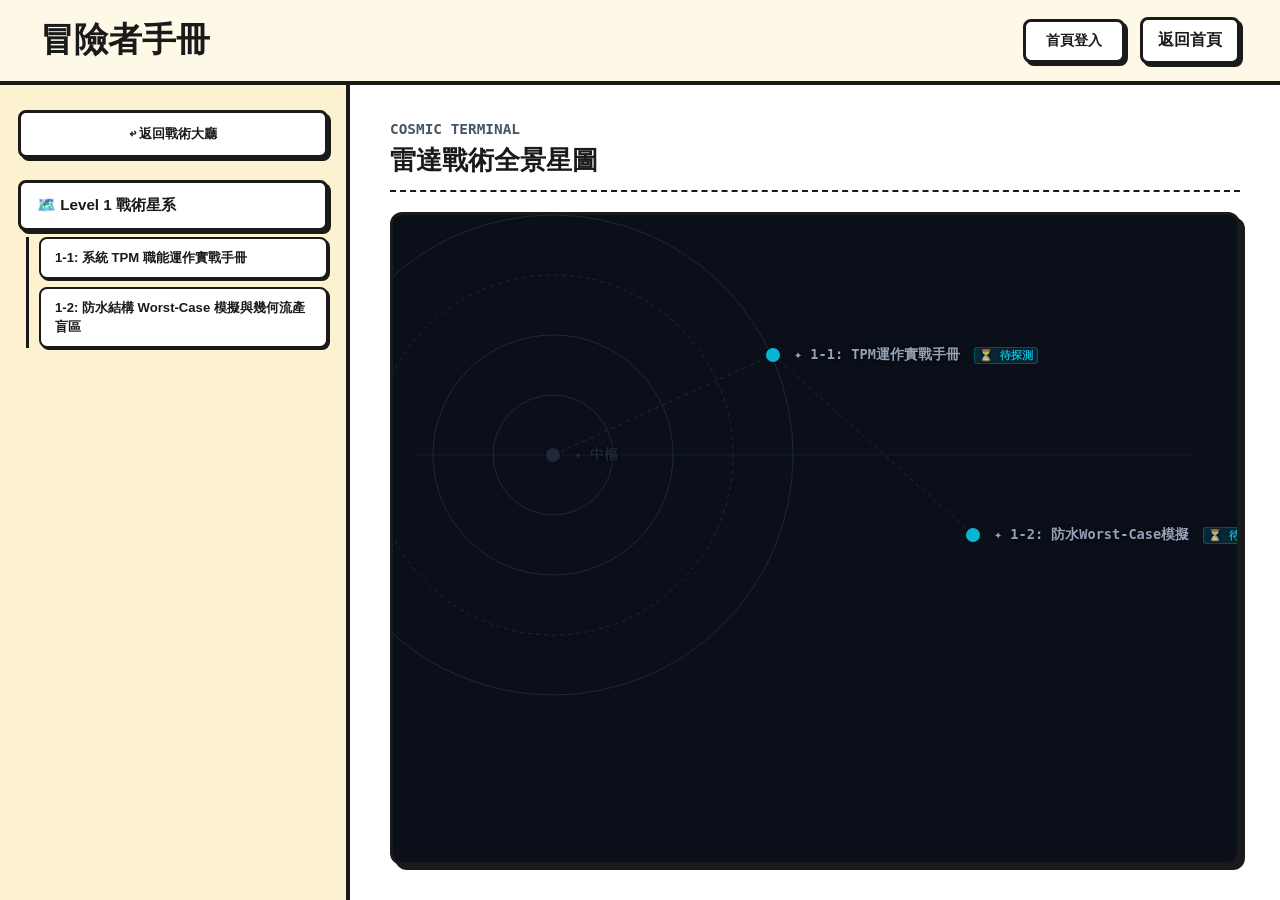
<file: handbook2.html>
<!DOCTYPE html>
<html lang="zh-TW">
<head>
    <meta charset="UTF-8">
    <meta name="viewport" content="width=device-width, initial-scale=1.0">
    <title>職能手冊大廳 | System TPM Handbook Hub</title>
    <style>
        :root {
            /* 👑 外襯粗獷主義核心色盤 (100% 對齊寶典大廳與總部) */
            --bg-color: #FEF9E7;
            --sidebar-cream: #FDF2D0;
            --card-white: #FFFFFF;
            --text-main: #1A1A1A;
            --text-secondary: #475569;
            --border-heavy: #1A1A1A;
            --shadow-tactical: 5px 5px 0px #1A1A1A;
            --radius-sm: 8px;
            --color-completed: #22C55E;
            --color-active-gold: #FDE047;
            --color-fail: #DC2626;
            --color-locked-gray: #E2E8F0;

            /* 🎨 內襯北歐極簡沙盒地圖色盤 */
            --nordic-bg: #FAFAFA;
            --nordic-gray-dot: #D1D5DB;
            --nordic-yellow-dot: #EAB308;
            --nordic-border: #E7E5E4;

            /* 🌌 測試流：科幻戰術星圖專用色盤 */
            --cosmic-void: #0B0F19;
            --cosmic-cyan: #06B6D4;
            --cosmic-glow: #F59E0B;
            --cosmic-grid: #1E293B;
        }

        html, body {
            margin: 0;
            padding: 0;
            width: 100vw;
            height: 100vh;
            overflow: hidden;
            background-color: var(--bg-color);
            font-family: "Segoe UI", "Inter", "Noto Sans TC", sans-serif;
            -webkit-font-smoothing: antialiased;
            color: var(--text-main);
        }

        * {
            box-sizing: border-box;
        }

        /* 👑 剛性頂部全域控制導航列 */
        .tactical-navbar {
            width: 100vw;
            height: 85px;
            display: flex;
            justify-content: space-between;
            align-items: center;
            border-bottom: 4px solid var(--border-heavy);
            padding: 0 40px;
            background-color: var(--bg-color);
            flex-shrink: 0;
            z-index: 1000;
        }

        .navbar-brand {
            display: flex;
            flex-direction: column;
        }

        .navbar-controls {
            display: flex;
            align-items: center;
            gap: 15px;
        }

        .auth-panel {
            background: var(--card-white);
            border: 3px solid var(--border-heavy);
            padding: 10px 20px;
            border-radius: var(--radius-sm);
            font-size: 0.85rem;
            font-weight: 900;
            box-shadow: 3px 3px 0px var(--border-heavy);
            white-space: nowrap;
        }

        .back-btn {
            background: var(--card-white);
            border: 3px solid var(--border-heavy);
            padding: 10px 15px;
            border-radius: var(--radius-sm);
            cursor: pointer;
            font-weight: 900;
            text-decoration: none;
            box-shadow: 3px 3px 0px var(--border-heavy);
            display: inline-block;
            text-align: center;
            min-width: 95px;
            color: var(--text-main);
            transition: all 0.1s;
        }

        .back-btn:hover {
            transform: translate(-2px, -2px);
            box-shadow: 5px 5px 0px var(--border-heavy);
        }

        .workspace-container {
            display: flex;
            width: 100vw;
            height: calc(100vh - 85px);
            overflow: hidden;
        }

        /* 👑 左側戰術選單清單欄 */
        .sidebar-panel {
            display: flex;
            width: 350px;
            background-color: var(--sidebar-cream);
            border-right: 4px solid var(--border-heavy);
            padding: 25px 18px;
            flex-direction: column;
            gap: 12px;
            overflow-y: auto;
            flex-shrink: 0;
            height: 100%;
        }

        .hub-return-btn {
            background: var(--card-white);
            border: 3px solid var(--border-heavy);
            padding: 12px 15px;
            border-radius: var(--radius-sm);
            cursor: pointer;
            font-weight: 900;
            box-shadow: 3px 3px 0px var(--border-heavy);
            width: 100%;
            text-align: center;
            display: block;
            margin-bottom: 10px;
            color: var(--text-main);
            transition: all 0.1s;
        }

        .hub-return-btn:hover {
            transform: translate(-2px, -2px);
            box-shadow: 5px 5px 0px var(--border-heavy);
        }

        .menu-category-block {
            width: 100%;
            margin-bottom: 4px;
        }

        .tree-main-toggle {
            background: var(--card-white);
            border: 3px solid var(--border-heavy);
            padding: 12px 16px;
            border-radius: var(--radius-sm);
            font-weight: 900;
            font-size: 0.95rem;
            text-align: left;
            cursor: pointer;
            box-shadow: 3px 3px 0px var(--border-heavy);
            width: 100%;
            color: var(--text-main);
            display: flex;
            justify-content: space-between;
            align-items: center;
            margin-bottom: 6px;
        }

        .tree-sub-group {
            padding-left: 10px;
            border-left: 3px solid var(--border-heavy);
            margin-left: 8px;
            margin-top: 5px;
            display: flex;
            flex-direction: column;
            gap: 8px;
        }

        .leaf-btn {
            background: var(--card-white);
            border: 2px solid var(--border-heavy);
            padding: 10px 14px;
            border-radius: var(--radius-sm);
            font-weight: 800;
            font-size: 0.82rem;
            text-align: left;
            cursor: pointer;
            width: 100%;
            color: var(--text-main);
            box-shadow: 2px 2px 0px var(--border-heavy);
            transition: all 0.1s;
            line-height: 1.4;
        }

        .leaf-btn:hover {
            transform: translate(2px, -2px);
            box-shadow: 2px 4px 0px var(--border-heavy);
        }

        .leaf-btn.active {
            background: var(--color-active-gold) !important;
            color: var(--text-main) !important;
            transform: translate(1px, 1px);
            box-shadow: 1px 1px 0px var(--border-heavy) !important;
        }

        .content-panel {
            flex: 1;
            height: 100%;
            padding: 35px 40px;
            background-color: var(--card-white);
            display: flex;
            flex-direction: column;
            overflow: hidden;
        }

        /* 🌌 戰術星圖終端機外殼 */
        .dashboard-view-hall {
            display: block; 
            width: 100%;
            height: 100%;
            background-color: var(--cosmic-void);
            border: 3px solid var(--border-heavy);
            border-radius: 12px;
            box-shadow: var(--shadow-tactical);
            position: relative;
            overflow: hidden;
        }

        .cosmic-svg-layer {
            position: absolute;
            top: 0;
            left: 0;
            width: 100%;
            height: 100%;
            z-index: 1;
        }

        .cosmic-star-container {
            position: absolute;
            top: 0;
            left: 0;
            width: 100%;
            height: 100%;
            z-index: 5;
        }

        /* 🌟 恆星動態脈衝呼吸環 */
        .cosmic-star-node {
            position: absolute;
            width: 18px;
            height: 18px;
            border-radius: 50%;
            background-color: var(--cosmic-cyan);
            cursor: pointer;
            transform: translate(-50%, -50%);
            transition: all 0.3s ease;
            border: 2px solid var(--cosmic-void);
        }

        .cosmic-star-node.cleared {
            background-color: var(--cosmic-glow) !important;
            box-shadow: 0 0 16px var(--cosmic-glow);
        }

        .cosmic-star-node.cleared::after {
            content: '';
            position: absolute;
            top: -6px; left: -6px; right: -6px; bottom: -6px;
            border: 1.5px dashed var(--cosmic-glow);
            border-radius: 50%;
            animation: cosmicRotate 10s infinite linear;
        }

        @keyframes cosmicRotate {
            from { transform: rotate(0deg); }
            to { transform: rotate(360deg); }
        }

        .cosmic-star-label {
            position: absolute;
            left: 28px;
            top: 50%;
            transform: translateY(-50%);
            font-size: 0.85rem;
            font-weight: 800;
            color: #94A3B8;
            white-space: nowrap;
            pointer-events: none;
            font-family: monospace;
            text-shadow: 0 0 4px rgba(0,0,0,0.8);
        }

        .cosmic-star-node.cleared .cosmic-star-label {
            color: #F8FAFC !important;
        }

        .cosmic-star-status {
            font-size: 0.7rem;
            color: var(--cosmic-cyan);
            margin-left: 6px;
            background: rgba(6, 182, 212, 0.15);
            padding: 1px 4px;
            border-radius: 3px;
            border: 1px solid rgba(6, 182, 212, 0.3);
        }

        .cosmic-star-node.cleared .cosmic-star-status {
            color: var(--cosmic-glow) !important;
            background: rgba(245, 158, 11, 0.15) !important;
            border: 1px solid rgba(245, 158, 11, 0.3) !important;
        }

        /* ─── 🎨 內襯北歐沙盒地圖視窗 ─── */
        .sandbox-game-container {
            display: none;
            width: 100%;
            height: 100%;
            flex-direction: row;
            gap: 20px;
            overflow: hidden;
        }

        .sandbox-map-canvas {
            flex: 1;
            height: 100%;
            background-color: var(--nordic-bg);
            border: 3px solid var(--border-heavy);
            border-radius: 12px;
            position: relative;
            overflow-y: auto;   
            overflow-x: hidden; 
            box-shadow: var(--shadow-tactical);
        }

        .map-inner-flow-field {
            width: 720px;
            height: 2200px;
            position: relative;
            margin: 0 auto;    
        }

        .map-svg-layer {
            position: absolute;
            top: 0;
            left: 0;
            width: 720px;
            height: 2200px;
            pointer-events: none;
            z-index: 1;
        }

        .map-node-dot {
            position: absolute;
            width: 24px;
            height: 24px;
            border-radius: 50%;
            z-index: 10;
            cursor: pointer;
            transform: translate(-50%, -50%);
            transition: all 0.22s ease-out;
            background-color: var(--nordic-gray-dot);
            border: 2px solid transparent;
        }

        .map-node-dot.passed {
            background-color: var(--nordic-yellow-dot) !important;
            box-shadow: 0 0 12px rgba(234, 179, 8, 0.5);
        }

        .map-node-dot.active-target {
            border-color: var(--text-main) !important;
            animation: pulseCircle 1.6s infinite ease-in-out;
        }

        .node-mini-label {
            position: absolute;
            left: 32px;
            top: 50%;
            transform: translateY(-50%);
            font-size: 0.8rem;
            font-weight: 800;
            color: var(--text-secondary);
            white-space: nowrap;
            pointer-events: none;
        }

        /* 右側戰術觀測儀 */
        .fixed-inspector-panel {
            width: 440px;
            height: 100%;
            background: #FFFFFF;
            border: 3px solid var(--border-heavy);
            border-radius: 12px;
            padding: 26px;
            box-shadow: var(--shadow-tactical);
            display: flex;
            flex-direction: column;
            overflow: hidden;
            flex-shrink: 0;
        }

        .inspector-scroll-box {
            flex: 1;
            overflow-y: auto;
            font-size: 0.88rem;
            line-height: 1.6;
        }

        .inspector-placeholder {
            margin: auto;
            text-align: center;
            color: var(--text-secondary);
            font-weight: 800;
            font-size: 1rem;
        }

        .nordic-option-btn {
            width: 100%;
            background: #FFFFFF;
            border: 2px solid var(--border-heavy);
            padding: 12px 16px;
            border-radius: 6px;
            margin-top: 10px;
            text-align: left;
            font-size: 0.85rem;
            font-weight: 700;
            cursor: pointer;
            box-shadow: 2px 2px 0px var(--border-heavy);
            transition: all 0.1s;
        }

        .nordic-option-btn:hover {
            background: var(--sidebar-cream);
            transform: translate(-1px, -1px);
            box-shadow: 3px 3px 0px var(--border-heavy);
        }

        .nordic-action-btn {
            background: var(--text-main);
            color: #FFFFFF;
            border: none;
            padding: 12px 16px;
            border-radius: 6px;
            font-weight: 900;
            font-size: 0.85rem;
            cursor: pointer;
            width: 100%;
            margin-top: 15px;
        }

        @keyframes fadeInNode {
            from { opacity: 0; transform: translateY(4px); }
            to { opacity: 1; transform: translateY(0); }
        }
    </style>
</head>
<body>

    <div class="tactical-navbar">
        <div class="navbar-brand">
            <h1 style="margin: 0; font-size: 2.1rem; font-weight: 900;" id="global-inject-title">冒險者手冊</h1>
        </div>
        <div class="navbar-controls">
            <div id="global-user-profile-card" class="auth-panel">首頁登入</div>
            <a href="index.html" class="back-btn">返回首頁</a>
        </div>
    </div>

    <div class="workspace-container">
        <aside class="sidebar-panel">
            <button class="hub-return-btn" onclick="exitToDashboardMenu()">↩ 返回戰術大廳</button>
            <div id="global-tree-root"></div>
        </aside>

        <main class="content-panel">
            <div id="cdx-page-header-zone" style="margin-bottom: 20px; padding-bottom: 12px; border-bottom: 2px dashed var(--border-heavy); flex-shrink:0;">
                <span id="current-chapter-id" style="font-family: monospace; font-weight: 900; color: var(--text-secondary); font-size: 0.9rem;">DASHBOARD</span>
                <h2 id="current-chapter-name" style="margin: 5px 0 0 0; font-size: 1.6rem; font-weight: 900;">冒險者戰術大廳</h2>
            </div>

            <div class="dashboard-view-hall" id="dashboard-menu-hall">
                <svg class="cosmic-svg-layer" id="cosmic-radar-svg"></svg>
                <div class="cosmic-star-container" id="cosmic-star-deck"></div>
            </div>

            <div class="sandbox-game-container" id="sandbox-viewport">
                <div class="sandbox-map-canvas" id="map-scroll-stage">
                    <div class="map-inner-flow-field" id="map-lock-field">
                        <svg class="map-svg-layer" id="map-svg-canvas"></svg>
                        <div id="map-nodes-container" style="position:absolute; top:0; left:0; width:100%; height:100%; z-index:10;"></div>
                    </div>
                </div>
                <aside class="fixed-inspector-panel" id="sandbox-inspector">
                    <div class="inspector-placeholder">
                        🎯 請點擊左側地圖圓點<br>解包防水戰術劇本事件
                    </div>
                </aside>
            </div>
        </main>
    </div>

    <script>
        const GLOBAL_GAS_URL = "https://script.google.com/a/macros/fih-foxconn.com/s/AKfycbydOQ2Iyk8wVABxUDWJchx1eiCN4Hc_Fg226uJAkLS0wIpsWty-ewDwxQPG3dGSDv3pFQ/exec";

        const globalSubUnitRegistry = [
            { type: 'handbook', levelNum: 1, subUnitId: '1-1', title: '1-1: 系統 TPM 職能運作實戰手冊', file: 'handbook_data_course/handbook_data_1-1.js' },
            { type: 'handbook', levelNum: 1, subUnitId: '1-2', title: '1-2: 防水結構 Worst-Case 模擬與幾何流產盲區', file: 'handbook_data_course/handbook_data_1-2.js' }
        ];

        // 👑 完璧對位座標天梯大盤（130px 等距嚴格序列校準版）
        const nodeLayoutCoordinates = {
            "T0-INTRO":          { x: 360, y: 60,   name: "通識導讀" },
            "T1-START":          { x: 360, y: 190,  name: "事件爆發" },
            "T2-DECISION-1":     { x: 360, y: 320,  name: "抉擇:皮球戰" },
            "T3-FAIL-1":         { x: 160, y: 450,  name: "盲目放行" },
            "T3-WARN-1":         { x: 560, y: 450,  name: "剛性內耗" },
            "T3-PASS-1":         { x: 360, y: 450,  name: "日誌抓取" },
            "T4-STORY-1":        { x: 360, y: 580,  name: "趨勢顯影" },
            "T5-TUTORIAL-1":     { x: 360, y: 710,  name: "📚 數據心法" },
            "T6-DECISION-2":     { x: 360, y: 730,  name: "抉擇:公差鏈" },
            "T7-FAIL-2":         { x: 160, y: 860,  name: "盲目加壓" },
            "T7-WARN-2":         { x: 560, y: 860,  name: "會場死磕" },
            "T7-PASS-2":         { x: 360, y: 860,  name: "矩陣模擬" },
            "T8-STORY-2":        { x: 360, y: 990,  name: "盲區定位" },
            "T9-TUTORIAL-2":     { x: 360, y: 1120, name: "📚 點檢剛性" },
            "T10-DECISION-3":    { x: 360, y: 1250, name: "抉擇:刷產量" },
            "T11-FAIL-3":        { x: 160, y: 1380, name: "減速妥協" },
            "T11-WARN-3":        { x: 560, y: 1380, name: "強行停機" },
            "T11-PASS-3":        { x: 360, y: 1380, name: "臨時優化" },
            "T12-STORY-3":       { x: 360, y: 1510, name: "稽核攔截" },
            "T13-QUIZ-4":        { x: 360, y: 1640, name: "大考:簽核流" },
            "T14-PASS-4":        { x: 360, y: 1770, name: "特採通航" },
            "T15-WIN":           { x: 360, y: 1900, name: "完美通關" },

            "START-NODE":        { x: 360, y: 80,  name: "事件爆發" },
            "DECISION-NODE-01":  { x: 360, y: 220, name: "決策分流" },
            "FAIL-NODE-SKIP":    { x: 160, y: 360, name: "盲目放行" },
            "WARN-NODE-FIGHT":   { x: 560, y: 360, name: "剛性抗爭" },
            "QUIZ-NODE-STACKUP": { x: 360, y: 360, name: "技術排查" },
            "WIN-NODE-CONQUER":  { x: 360, y: 500, name: "完美通關" }
        };

        let unlockedNodesList = []; 
        let passedNodesList = []; 
        let activeFrontierNodeId = null;     
        let currentlySelectedNodeId = null;  
        let activePackUnitId = null;

        window.onload = () => {
            renderGlobalTreeStructure();
            routeController();
        };

        function renderGlobalTreeStructure() {
            const root = document.getElementById('global-tree-root'); 
            if (!root) return;
            root.innerHTML = '';
            const presentLevels = [1];
            
            presentLevels.forEach(lvlNum => {
                const subset = globalSubUnitRegistry.filter(u => u.levelNum === lvlNum);
                const block = document.createElement('div'); 
                block.className = 'menu-category-block';
                block.innerHTML = `
                    <button class="tree-main-toggle" onclick="toggleMenuSection('lvl-accordion-${lvlNum}')">🗺️ Level ${lvlNum} 戰術星系</button>
                    <div id="lvl-accordion-${lvlNum}" class="tree-sub-group" style="display: flex; flex-direction: column;">
                        ${subset.map(u => `<button class="leaf-btn" id="lf-${u.type}-${u.subUnitId}" onclick="switchUnit('${u.type}','${u.subUnitId}', ${u.levelNum})">${u.title}</button>`).join('')}
                    </div>`;
                root.appendChild(block);
            });
        }

        function toggleMenuSection(id) { 
            const el = document.getElementById(id); 
            if (el) el.style.display = el.style.display === 'none' ? 'flex' : 'none'; 
        }

        function routeController(directType, directC) {
            const urlParams = new URLSearchParams(window.location.search);
            const paramC = directC || urlParams.get('c');
            const paramType = directType || urlParams.get('type') || 'handbook';

            if (!paramC) {
                document.getElementById('cdx-page-header-zone').style.display = 'block'; 
                document.getElementById('current-chapter-id').innerText = "COSMIC TERMINAL"; 
                document.getElementById('current-chapter-name').innerText = "雷達戰術全景星圖";
                document.getElementById('dashboard-menu-hall').style.display = 'block'; 
                document.getElementById('sandbox-viewport').style.display = 'none'; 
                renderCosmicTacticalStarMap();
            } else {
                document.getElementById('dashboard-menu-hall').style.display = 'none'; 
                document.getElementById('sandbox-viewport').style.display = 'flex'; 
                document.querySelectorAll('.leaf-btn').forEach(b => b.classList.remove('active')); 
                const leaf = document.getElementById(`lf-${paramType}-${paramC}`); 
                if (leaf) leaf.classList.add('active'); 
                activePackUnitId = paramC;
                injectContentPackScript(paramType, paramC);
            }
        }

        // ========================================================================
        // 🌌 測試流核心：動態向量雷達星圖大廳渲染引擎
        // ========================================================================
        function renderCosmicTacticalStarMap() {
            const svg = document.getElementById('cosmic-radar-svg');
            const deck = document.getElementById('cosmic-star-deck');
            if (!svg || !deck) return;

            svg.innerHTML = '';
            deck.innerHTML = '';

            // 1. 焊裝底層科幻雷達同心圓與十字網格線
            const cx = 160, cy = 240; 
            for (let r = 60; r <= 240; r += 60) {
                const circle = document.createElementNS("http://www.w3.org/2000/svg", "circle");
                circle.setAttribute("cx", cx); circle.setAttribute("cy", cy); circle.setAttribute("r", r);
                circle.setAttribute("stroke", "var(--cosmic-grid)"); circle.setAttribute("stroke-width", "1");
                circle.setAttribute("fill", "none");
                if (r === 180) circle.setAttribute("stroke-dasharray", "4,4");
                svg.appendChild(circle);
            }

            const crossX = document.createElementNS("http://www.w3.org/2000/svg", "line");
            crossX.setAttribute("x1", "20"); crossX.setAttribute("y1", cy); crossX.setAttribute("x2", "800"); crossX.setAttribute("y2", cy);
            crossX.setAttribute("stroke", "var(--cosmic-grid)"); crossX.setAttribute("stroke-width", "0.5");
            svg.appendChild(crossX);

            // 2. 佈署星群座標與星之連線
            const starPositions = {
                "HUB-CORE": { x: cx, y: cy, name: "星系中樞" },
                "1-1": { x: 380, y: 140, name: "1-1: TPM運作實戰手冊" },
                "1-2": { x: 580, y: 320, name: "1-2: 防水Worst-Case模擬" }
            };

            const links = [
                { from: "HUB-CORE", to: "1-1", unit: "1-1" },
                { from: "1-1", to: "1-2", unit: "1-2" }
            ];

            links.forEach(link => {
                const p1 = starPositions[link.from];
                const p2 = starPositions[link.to];
                if (!p1 || !p2) return;

                const isCleared = localStorage.getItem(`handbook-L1-A${link.unit.split('-')[1]}-clear`) === 'true';
                const line = document.createElementNS("http://www.w3.org/2000/svg", "line");
                line.setAttribute("x1", p1.x); line.setAttribute("y1", p1.y);
                line.setAttribute("x2", p2.x); line.setAttribute("y2", p2.y);

                if (isCleared) {
                    line.setAttribute("stroke", "var(--cosmic-glow)");
                    line.setAttribute("stroke-width", "2");
                } else {
                    line.setAttribute("stroke", "var(--cosmic-grid)");
                    line.setAttribute("stroke-width", "1");
                    line.setAttribute("stroke-dasharray", "4,4");
                }
                svg.appendChild(line);
            });

            // 3. 部署實體恆星點位
            Object.keys(starPositions).forEach(key => {
                if (key === "HUB-CORE") {
                    const coreDot = document.createElement('div');
                    coreDot.className = 'cosmic-star-node';
                    coreDot.style.left = `${starPositions[key].x}px`;
                    coreDot.style.top = `${starPositions[key].y}px`;
                    coreDot.style.backgroundColor = "var(--cosmic-grid)";
                    coreDot.innerHTML = `<div class="cosmic-star-label" style="color:var(--cosmic-grid)">✦ 中樞</div>`;
                    deck.appendChild(coreDot);
                    return;
                }

                const pos = starPositions[key];
                const isClear = localStorage.getItem(`handbook-L1-A${key.split('-')[1]}-clear`) === 'true';

                const dot = document.createElement('div');
                dot.className = `cosmic-star-node ${isClear ? 'cleared' : ''}`;
                dot.style.left = `${pos.x}px`;
                dot.style.top = `${pos.y}px`;

                dot.innerHTML = `
                    <div class="cosmic-star-label">
                        ✦ ${pos.name}
                        <span class="cosmic-star-status">${isClear ? '✅ 已點亮' : '⏳ 待探測'}</span>
                    </div>`;

                dot.onclick = () => { switchUnit('handbook', key, 1); };
                deck.appendChild(dot);
            });
        }

        function switchUnit(type, subUnitId, lvlNum) { 
            window.history.pushState(null, '', `${window.location.pathname}?type=${type}&c=${subUnitId}`); 
            routeController(type, subUnitId); 
        }

        function exitToDashboardMenu() { 
            window.history.pushState(null, '', window.location.pathname); 
            routeController(null, null); 
        }

        function injectContentPackScript(type, packId) {
            const old = document.getElementById('dynamic-course-pack'); 
            if (old) old.remove();
            
            const script = document.createElement('script'); 
            script.id = 'dynamic-course-pack'; 
            script.src = `${globalSubUnitRegistry.find(u => u.subUnitId === packId).file}?v=${Date.now()}`;
            script.onload = () => { initSandboxEngine(); }; 
            document.head.appendChild(script);
        }

        function initSandboxEngine() {
            if (!activePackUnitId) return; 
            document.getElementById('current-chapter-id').innerText = `HANDBOOK / UNIT ${activePackUnitId}`; 
            document.getElementById('current-chapter-name').innerText = globalSubUnitRegistry.find(u => u.subUnitId === activePackUnitId).title;

            const savedPassed = localStorage.getItem(`tpm-sandbox-passed-${activePackUnitId}`);
            const savedUnlocked = localStorage.getItem(`tpm-sandbox-unlocked-${activePackUnitId}`);
            
            passedNodesList = savedPassed ? JSON.parse(savedPassed) : [];
            unlockedNodesList = savedUnlocked ? JSON.parse(savedUnlocked) : [];
            
            let initialStartNode = "START-NODE";
            if (window.tpmSandboxScriptTree) {
                if (window.tpmSandboxScriptTree["T0-INTRO"]) initialStartNode = "T0-INTRO";
                else if (window.tpmSandboxScriptTree["T1-START"]) initialStartNode = "T1-START";
            }
            
            let curr = initialStartNode;
            while (passedNodesList.includes(curr)) {
                let nodeData = window.tpmSandboxScriptTree[curr];
                if (!nodeData) break;
                if (nodeData.nextNodes && nodeData.nextNodes.length > 0) {
                    curr = nodeData.nextNodes[0];
                } else {
                    let foundNext = false;
                    if (nodeData.options) {
                        let nextTarget = null;
                        for (let opt of nodeData.options) {
                            if (passedNodesList.includes(opt.target)) { nextTarget = opt.target; break; }
                        }
                        if (!nextTarget) {
                            for (let opt of nodeData.options) {
                                if (unlockedNodesList.includes(opt.target)) { nextTarget = opt.target; break; }
                            }
                        }
                        if (nextTarget) { curr = nextTarget; foundNext = true; }
                    }
                    if (!foundNext) break;
                }
            }
            
            activeFrontierNodeId = curr;
            currentlySelectedNodeId = activeFrontierNodeId;

            if (!unlockedNodesList.includes(initialStartNode)) unlockedNodesList.push(initialStartNode);
            if (!unlockedNodesList.includes(activeFrontierNodeId)) unlockedNodesList.push(activeFrontierNodeId);

            renderNordicSandboxMap();
            inspectNodeDetail(currentlySelectedNodeId);
        }

        function saveSandboxProgress() {
            localStorage.setItem(`tpm-sandbox-passed-${activePackUnitId}`, JSON.stringify(passedNodesList));
            localStorage.setItem(`tpm-sandbox-unlocked-${activePackUnitId}`, JSON.stringify(unlockedNodesList));
        }

        function renderNordicSandboxMap() {
            const nodesContainer = document.getElementById('map-nodes-container');
            const svgCanvas = document.getElementById('map-svg-canvas');
            if (!nodesContainer || !svgCanvas || !window.tpmSandboxScriptTree) return;

            nodesContainer.innerHTML = '';
            svgCanvas.innerHTML = '';

            const tree = window.tpmSandboxScriptTree;
            const isUnitCleared = localStorage.getItem(`handbook-L1-A${activePackUnitId.split('-')[1]}-clear`) === 'true';

            const activeVisibleNodesSet = new Set();
            Object.keys(tree).forEach(nodeId => {
                if (isUnitCleared) {
                    activeVisibleNodesSet.add(nodeId);
                } else {
                    if (unlockedNodesList.includes(nodeId) || nodeId === activeFrontierNodeId || passedNodesList.includes(nodeId)) {
                        activeVisibleNodesSet.add(nodeId);
                    }
                    if (passedNodesList.includes(nodeId) || nodeId === activeFrontierNodeId) {
                        if (tree[nodeId].nextNodes) tree[nodeId].nextNodes.forEach(nxt => activeVisibleNodesSet.add(nxt));
                        if (tree[nodeId].options) tree[nodeId].options.forEach(opt => activeVisibleNodesSet.add(opt.target));
                    }
                }
            });

            const decisionYSet = new Set();
            Object.keys(tree).forEach(nodeId => {
                if (activeVisibleNodesSet.has(nodeId) && passedNodesList.includes(nodeId)) {
                    if (tree[nodeId].type === "decision" || tree[nodeId].type === "quiz") {
                        let maxChildY = nodeLayoutCoordinates[nodeId].y;
                        let targets = [];
                        if (tree[nodeId].nextNodes) targets = targets.concat(tree[nodeId].nextNodes);
                        if (tree[nodeId].options) tree[nodeId].options.forEach(o => targets.push(o.target));
                        targets.forEach(t => {
                            if (nodeLayoutCoordinates[t] && activeVisibleNodesSet.has(t)) {
                                maxChildY = Math.max(maxChildY, nodeLayoutCoordinates[t].y);
                            }
                        });
                        decisionYSet.add(maxChildY + 65);
                    }
                }
            });
            decisionYSet.forEach(midY => {
                const divider = document.createElementNS("http://www.w3.org/2000/svg", "line");
                divider.setAttribute("x1", "0"); divider.setAttribute("y1", midY); divider.setAttribute("x2", "720"); divider.setAttribute("y2", midY);
                divider.setAttribute("stroke", "#CBD5E1"); divider.setAttribute("stroke-width", "2"); divider.setAttribute("stroke-dasharray", "8,6");
                svgCanvas.appendChild(divider);
            });

            Object.keys(tree).forEach(srcId => {
                const srcNode = tree[srcId];
                const srcPos = nodeLayoutCoordinates[srcId];
                if (!srcPos) return;

                let branchTargets = [];
                if (srcNode.nextNodes) branchTargets = branchTargets.concat(srcNode.nextNodes);
                if (srcNode.options) srcNode.options.forEach(opt => { if (opt.target) branchTargets.push(opt.target); });

                branchTargets.forEach(tarId => {
                    const tarPos = nodeLayoutCoordinates[tarId];
                    if (!tarPos || !activeVisibleNodesSet.has(srcId) || !activeVisibleNodesSet.has(tarId)) return;

                    const line = document.createElementNS("http://www.w3.org/2000/svg", "line");
                    line.setAttribute("x1", srcPos.x); line.setAttribute("y1", srcPos.y); line.setAttribute("x2", tarPos.x); line.setAttribute("y2", tarPos.y);

                    const isTargetFail = tarId.includes("FAIL") || tarId.includes("WARN") || (tree[tarId] && (tree[tarId].type === "end_fail" || tree[tarId].type === "end_warn"));
                    const isTargetUnlocked = unlockedNodesList.includes(tarId);

                    if (isUnitCleared) {
                        line.setAttribute("stroke", "#CBD5E1"); line.setAttribute("stroke-width", "1.5");
                    } else if (isTargetFail && isTargetUnlocked) {
                        line.setAttribute("stroke", "#F87171"); line.setAttribute("stroke-width", "2.5");
                    } else if ((passedNodesList.includes(srcId) && passedNodesList.includes(tarId)) || (passedNodesList.includes(srcId) && tarId === activeFrontierNodeId)) {
                        line.setAttribute("stroke", "#EAB308"); line.setAttribute("stroke-width", "3");
                    } else if (srcId === activeFrontierNodeId) {
                        line.setAttribute("stroke", "#475569"); line.setAttribute("stroke-width", "2"); line.setAttribute("stroke-dasharray", "4,4");
                    } else {
                        line.setAttribute("stroke", "#D1D5DB"); line.setAttribute("stroke-width", "1.5");
                    }
                    svgCanvas.appendChild(line);
                });
            });

            Object.keys(tree).forEach(nodeId => {
                const pos = nodeLayoutCoordinates[nodeId];
                if (!pos || !activeVisibleNodesSet.has(nodeId)) return;

                const dot = document.createElement('div');
                dot.id = `dot-${nodeId}`; dot.className = 'map-node-dot';
                dot.style.left = `${pos.x}px`; dot.style.top = `${pos.y}px`;
                
                let displayName = pos.name;
                const isPassed = passedNodesList.includes(nodeId);
                const isUnlocked = unlockedNodesList.includes(nodeId);

                if (!isUnitCleared && nodeId !== activeFrontierNodeId && !isPassed && !isUnlocked) displayName = "🔒 未知分流";
                dot.innerHTML = `<div class="node-mini-label">${displayName}</div>`;

                const isFailNode = nodeId.includes("FAIL") || nodeId.includes("WARN") || (tree[nodeId] && (tree[nodeId].type === "end_fail" || tree[nodeId].type === "end_warn"));

                if (isUnitCleared) {
                    if (tree[nodeId] && tree[nodeId].type === "end_win") dot.className += ' passed';
                    else if (isFailNode) { dot.style.backgroundColor = "#FCA5A5"; dot.style.border = "2px solid #EF4444"; }
                    else dot.className += ' passed';
                    if (nodeId === activeFrontierNodeId) dot.className += ' active-target';
                } else {
                    if (isPassed) dot.className += ' passed';
                    else if (isFailNode && isUnlocked) { dot.style.backgroundColor = "#FCA5A5"; dot.style.border = "2px solid #EF4444"; }
                    else if (nodeId === activeFrontierNodeId) dot.className += ' active-target';
                }

                dot.onclick = () => {
                    const parentNode = findParentDecisionNode(nodeId);
                    if (parentNode && parentNode.id === activeFrontierNodeId && !isUnitCleared) {
                        alert("🔒 當前階段戰術賽局正在進行，請由右側控制台點選按鈕進行推進，禁止由地圖直接點擊分流窺視答案。");
                        return;
                    }
                    if (!isUnlocked && !isPassed && nodeId !== activeFrontierNodeId) {
                        unlockedNodesList.push(nodeId); saveSandboxProgress();
                    }
                    currentlySelectedNodeId = nodeId; renderNordicSandboxMap(); inspectNodeDetail(nodeId);
                };
                nodesContainer.appendChild(dot);
            });

            const scrollStage = document.getElementById('map-scroll-stage');
            const activeDot = document.getElementById(`dot-${activeFrontierNodeId}`);
            if (scrollStage && activeDot) {
                setTimeout(() => { scrollStage.scrollTo({ top: activeDot.offsetTop - (scrollStage.clientHeight / 2), behavior: 'smooth' }); }, 50);
            }
        }

        function inspectNodeDetail(nodeId) {
            const inspector = document.getElementById('sandbox-inspector');
            const node = window.tpmSandboxScriptTree[nodeId];
            if (!inspector || !node) return;

            const isReviewMode = (nodeId !== activeFrontierNodeId);
            let contentHtml = `<div class="inspector-scroll-box" style="animation: fadeInNode 0.12s ease-out;">`;

            if (node.type === "story") {
                contentHtml += `
                    <div style="font-size:0.72rem; color:var(--text-secondary); font-weight:900; letter-spacing:1px; margin-bottom:6px;">STORY MODULE ${isReviewMode ? ' (歷程複盤)' : ''}</div>
                    <h2 style="margin:0 0 14px 0; font-size:1.3rem; font-weight:900;">${node.title}</h2>
                    <div style="color:#2D3748;">${node.text}</div>`;
                if (!isReviewMode) contentHtml += `<button class="nordic-action-btn" onclick="executePassNode('${nodeId}')">➔ 繼續前進</button>`;
            } else if (node.type === "decision") {
                contentHtml += `
                    <div style="font-size:0.72rem; color:#B45309; font-weight:900; letter-spacing:1px; margin-bottom:6px;">DECISION HUB ${isReviewMode ? ' (歷程複盤)' : ''}</div>
                    <h2 style="margin:0 0 14px 0; font-size:1.25rem; font-weight:900; color:#B45309;">${node.title}</h2>
                    <p style="font-weight:700; background:#FFFBEB; padding:12px; border-left:4px solid #F59E0B; border-radius:4px; line-height:1.5;">${node.question}</p>`;
                if (!isReviewMode) {
                    let randomizedOptions = shuffleArray(node.options);
                    contentHtml += `<div style="margin-top:15px;">${randomizedOptions.map(opt => `<button class="nordic-option-btn" onclick="executeSelectBranch('${nodeId}', '${opt.target}')"><b>決策分流：</b> ${opt.text}</button>`).join('')}</div>`;
                }
            } else if (node.type === "quiz") {
                contentHtml += `
                    <div style="font-size:0.72rem; color:#1D4ED8; font-weight:900; letter-spacing:1px; margin-bottom:6px;">TACTICAL QUIZ ${isReviewMode ? ' (歷程複盤)' : ''}</div>
                    <h2 style="margin:0 0 14px 0; font-size:1.25rem; font-weight:900; color:#1D4ED8;">${node.title}</h2>
                    <p style="font-weight:700; margin-bottom:15px; line-height:1.5;">${node.question}</p>`;
                if (!isReviewMode) {
                    let randomizedQuizOpts = shuffleArray(node.options);
                    contentHtml += `<div id="quiz-options-zone">${randomizedQuizOpts.map(opt => `<button class="nordic-option-btn" onclick="executeSubmitQuiz('${nodeId}', '${opt.target || ''}')">${opt.text}</button>`).join('')}</div>`;
                }
            } else if (node.type.startsWith("end_")) {
                let endColor = (node.type === "end_win") ? "#15803D" : "#B91C1C";
                let isWin = (node.type === "end_win");
                contentHtml += `
                    <div style="font-size:0.72rem; color:${endColor}; font-weight:900; letter-spacing:1px; margin-bottom:6px;">SCENARIO ENDING ${isReviewMode ? ' (歷程複盤)' : ''}</div>
                    <h2 style="margin:0 0 14px 0; font-size:1.3rem; font-weight:900; color:${endColor};">${node.title}</h2>
                    <div style="background:#FAF8F5; padding:14px; border-radius:6px; border:1px solid var(--nordic-border); margin-bottom:15px;">${node.text}</div>`;
                if (isWin && !isReviewMode) {
                    contentHtml += `<button class="nordic-action-btn" style="background:${endColor};" onclick="executeSettleHandbookUnit(true)">🏆 記錄戰績並上傳 GAS</button>`;
                } else if (!isWin && !isReviewMode) {
                    const parentDecision = findParentDecisionNode(nodeId);
                    if (parentDecision && parentDecision.options) {
                        let remainingOptions = parentDecision.options.filter(opt => !unlockedNodesList.includes(opt.target));
                        let randomizedRetry = shuffleArray(remainingOptions);
                        if (randomizedRetry.length > 0) {
                            contentHtml += `<div style="margin-top:20px; padding-top:16px; border-top:2px dashed var(--border-heavy);"><p style="font-weight:900; color:var(--color-fail); margin-bottom:10px;">🔄 戰術重估：請重新評估該階段的分流決策：</p>${randomizedRetry.map(opt => `<button class="nordic-option-btn" onclick="executeSelectBranch('${parentDecision.id}', '${opt.target}')"><b>重新決策：</b> ${opt.text}</button>`).join('')}</div>`;
                        }
                    }
                }
            }
            contentHtml += `</div>`; inspector.innerHTML = contentHtml;
        }

        window.executePassNode = function(nodeId) {
            if (!passedNodesList.includes(nodeId)) passedNodesList.push(nodeId);
            const nodeData = window.tpmSandboxScriptTree[nodeId];
            if (nodeData && nodeData.nextNodes) {
                nodeData.nextNodes.forEach(nxt => { if (!unlockedNodesList.includes(nxt)) unlockedNodesList.push(nxt); });
            }
            saveSandboxProgress();
            if (nodeData.nextNodes && nodeData.nextNodes.length > 0) {
                activeFrontierNodeId = currentlySelectedNodeId = nodeData.nextNodes[0]; inspectNodeDetail(currentlySelectedNodeId);
            }
            renderNordicSandboxMap();
        };

        window.executeSelectBranch = function(nodeId, targetNodeId) {
            if (!passedNodesList.includes(nodeId)) passedNodesList.push(nodeId);
            if (!unlockedNodesList.includes(targetNodeId)) unlockedNodesList.push(targetNodeId);
            saveSandboxProgress(); activeFrontierNodeId = currentlySelectedNodeId = targetNodeId;
            inspectNodeDetail(currentlySelectedNodeId); renderNordicSandboxMap();
        };

        window.executeSubmitQuiz = function(nodeId, targetNodeId) {
            const zone = document.getElementById('quiz-options-zone');
            const node = window.tpmSandboxScriptTree[nodeId];
            if (!zone || !node) return;

            let isCorrect = (targetNodeId === "WIN-NODE-CONQUER" || targetNodeId === "T14-PASS-4");
            zone.innerHTML = `
                <div style="margin-top:10px; padding:14px; background:${isCorrect ? '#F0FDF4':'#FEF2F2'}; border-radius:6px; border:1px solid ${isCorrect?'#BBF7D0':'#FCA5A5'}; font-size:0.85rem; line-height:1.5;">
                    <div style="font-weight:900; font-size:0.95rem; color:${isCorrect?'#16A34A':'#DC2626'}; margin-bottom:4px;">${isCorrect ? '🏆 回答正確！':'💥 判斷錯誤！'}</div>
                    <div>${node.explanation}</div>
                </div>
                <button class="nordic-action-btn" onclick="executePassQuizNode('${nodeId}', '${targetNodeId}')">➔ 繼續前進</button>`;
        };

        window.executePassQuizNode = function(nodeId, targetNodeId) {
            if (!passedNodesList.includes(nodeId)) passedNodesList.push(nodeId);
            let finalTarget = targetNodeId;
            if (!finalTarget || finalTarget === "undefined") {
                finalTarget = window.tpmSandboxScriptTree[nodeId].nextNodes[0];
            }
            if (!unlockedNodesList.includes(finalTarget)) unlockedNodesList.push(finalTarget);
            saveSandboxProgress(); activeFrontierNodeId = currentlySelectedNodeId = finalTarget;
            inspectNodeDetail(currentlySelectedNodeId); renderNordicSandboxMap();
        };

        window.executeSettleHandbookUnit = function(isWin) {
            if (!isWin) return;
            localStorage.setItem(`handbook-L1-A${activePackUnitId.split('-')[1]}-clear`, 'true');
            try {
                const finalPushUrl = GLOBAL_GAS_URL + "?action=push&courseId=" + encodeURIComponent("HB-" + activePackUnitId) + "&status=" + encodeURIComponent("通過");
                window.open(finalPushUrl, '_blank', 'width=500,height=400');
            } catch(e) { console.error(e); }
            exitToDashboardMenu();
        };
    </script>
</body>
</html>
</file>
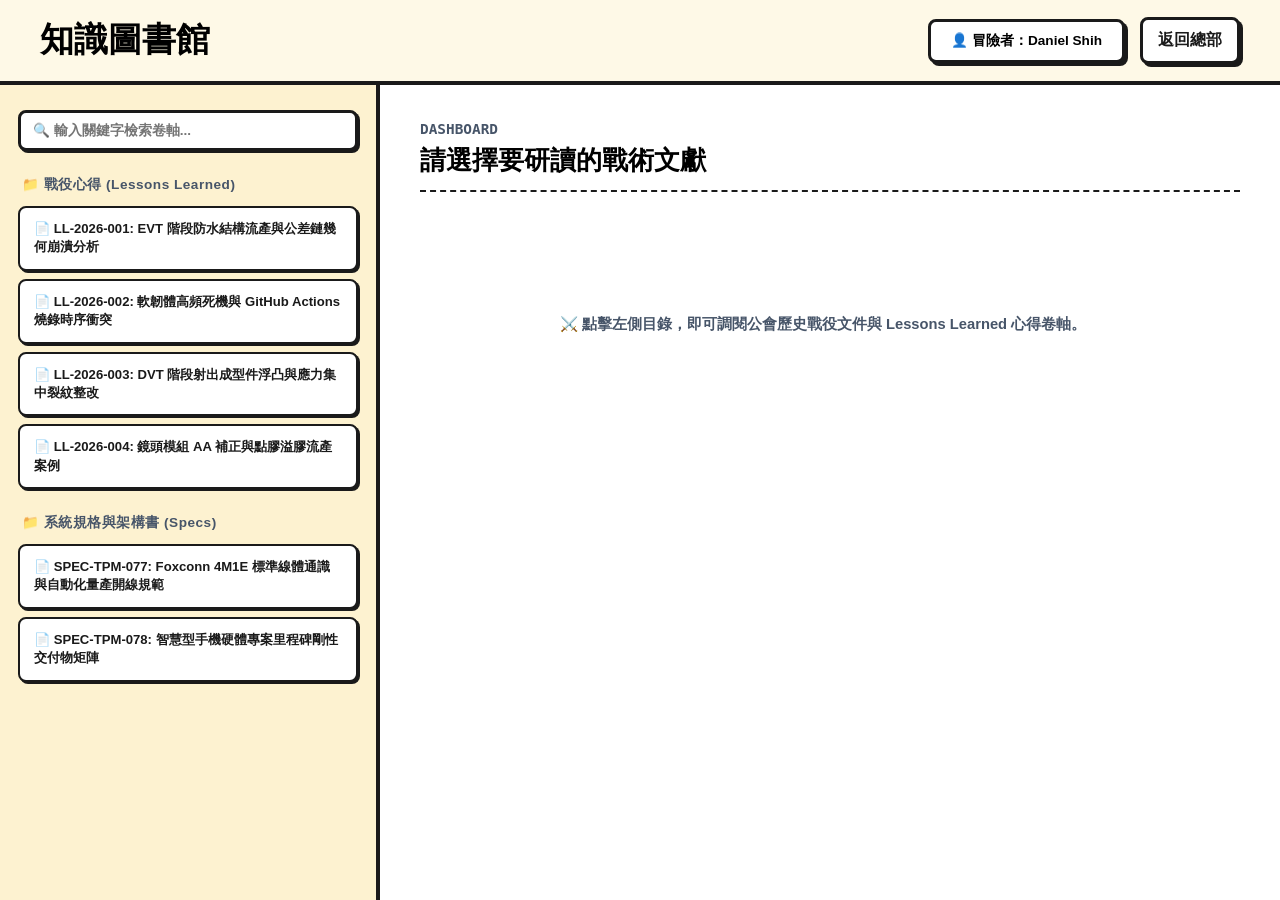
<file: Library.html>
<!DOCTYPE html>
<html lang="zh-TW">
<head>
    <meta charset="UTF-8">
    <meta name="viewport" content="width=device-width, initial-scale=1.0">
    <title>知識圖書館 | System TPM Library</title>
    <style>
        :root {
            --bg-color: #FEF9E7;
            --sidebar-cream: #FDF2D0;
            --card-white: #FFFFFF;
            --text-main: #1A1A1A;
            --text-secondary: #475569;
            --border-heavy: #1A1A1A;
            --shadow-tactical: 5px 5px 0px #1A1A1A;
            --radius-sm: 8px;
            --color-active-gold: #FDE047;
            --color-bookmark-red: #EF4444;
        }

        html, body {
            margin: 0;
            padding: 0;
            width: 100vw;
            height: 100vh;
            overflow: hidden;
            background-color: var(--bg-color);
            font-family: "Segoe UI", "Inter", "Noto Sans TC", sans-serif;
            -webkit-font-smoothing: antialiased;
        }

        * {
            box-sizing: border-box;
        }

        /* 頂部全域控制導航列 */
        .tactical-navbar {
            width: 100vw;
            height: 85px;
            display: flex;
            justify-content: space-between;
            align-items: center;
            border-bottom: 4px solid var(--border-heavy);
            padding: 0 40px;
            background-color: var(--bg-color);
            flex-shrink: 0;
            z-index: 1000;
        }

        .navbar-brand {
            display: flex;
            flex-direction: column;
        }

        .navbar-controls {
            display: flex;
            align-items: center;
            gap: 15px;
        }

        .auth-panel {
            background: var(--card-white);
            border: 3px solid var(--border-heavy);
            padding: 10px 20px;
            border-radius: var(--radius-sm);
            font-size: 0.85rem;
            font-weight: 900;
            box-shadow: 3px 3px 0px var(--border-heavy);
            white-space: nowrap;
        }

        .back-btn {
            background: var(--card-white);
            border: 3px solid var(--border-heavy);
            padding: 10px 15px;
            border-radius: var(--radius-sm);
            cursor: pointer;
            font-weight: 900;
            text-decoration: none;
            box-shadow: 3px 3px 0px var(--border-heavy);
            display: inline-block;
            text-align: center;
            min-width: 95px;
            color: var(--text-main);
            transition: all 0.1s;
        }

        .back-btn:hover {
            transform: translate(-2px, -2px);
            box-shadow: 5px 5px 0px var(--border-heavy);
        }

        /* 主工作框架 */
        .workspace-container {
            display: flex;
            width: 100vw;
            height: calc(100vh - 85px);
            overflow: hidden;
        }

        /* 左側文獻目錄樹 */
        .sidebar-panel {
            display: flex;
            width: 380px;
            background-color: var(--sidebar-cream);
            border-right: 4px solid var(--border-heavy);
            padding: 25px 18px;
            flex-direction: column;
            gap: 15px;
            overflow-y: auto;
            flex-shrink: 0;
            height: 100%;
        }

        /* 搜尋框戰術重工業封裝 */
        .search-wrapper {
            position: relative;
            width: 100%;
        }

        .search-input {
            width: 100%;
            padding: 10px 12px;
            border: 3px solid var(--border-heavy);
            border-radius: var(--radius-sm);
            font-weight: 700;
            font-size: 0.85rem;
            box-shadow: 2px 2px 0px var(--border-heavy);
            outline: none;
        }

        .document-tree-group {
            display: flex;
            flex-direction: column;
            gap: 8px;
            width: 100%;
        }

        .tree-folder-title {
            font-size: 0.85rem;
            font-weight: 900;
            color: var(--text-secondary);
            margin: 10px 0 4px 4px;
            letter-spacing: 0.5px;
        }

        .doc-leaf-btn {
            background: var(--card-white);
            border: 2px solid var(--border-heavy);
            padding: 12px 14px;
            border-radius: var(--radius-sm);
            font-weight: 800;
            font-size: 0.82rem;
            text-align: left;
            cursor: pointer;
            width: 100%;
            color: var(--text-main);
            box-shadow: 2px 2px 0px var(--border-heavy);
            transition: all 0.1s;
            display: flex;
            justify-content: space-between;
            align-items: center;
            line-height: 1.4;
        }

        .doc-leaf-btn:hover {
            transform: translate(2px, -2px);
            box-shadow: 2px 4px 0px var(--border-heavy);
        }

        .doc-leaf-btn.active {
            background: var(--color-active-gold) !important;
            box-shadow: 1px 1px 0px var(--border-heavy) !important;
            transform: translate(1px, 1px);
        }

        .mini-bookmark-indicator {
            font-size: 0.8rem;
            color: var(--color-bookmark-red);
        }

        /* 右側主閱讀畫布 */
        .content-panel {
            flex: 1;
            height: 100%;
            padding: 35px 40px;
            background-color: var(--card-white);
            display: flex;
            flex-direction: column;
            overflow: hidden;
        }

        .library-header-zone {
            margin-bottom: 20px;
            padding-bottom: 12px;
            border-bottom: 2px dashed var(--border-heavy);
            display: flex;
            justify-content: space-between;
            align-items: flex-start;
            flex-shrink: 0;
        }

        .bookmark-toggle-btn {
            background: var(--card-white);
            border: 2px solid var(--border-heavy);
            padding: 6px 12px;
            border-radius: 6px;
            font-weight: 900;
            font-size: 0.8rem;
            cursor: pointer;
            box-shadow: 2px 2px 0px var(--border-heavy);
            transition: all 0.1s;
            display: flex;
            align-items: center;
            gap: 4px;
        }

        .bookmark-toggle-btn:hover {
            transform: translate(-1px, -1px);
            box-shadow: 3px 3px 0px var(--border-heavy);
        }

        .bookmark-toggle-btn.is-bookmarked {
            background: #FEE2E2;
            color: var(--color-bookmark-red);
        }

        .scrollable-article-body {
            flex: 1;
            overflow-y: auto;
            padding-right: 14px;
            line-height: 1.7;
            font-size: 0.92rem;
            color: var(--text-main);
        }

        /* 內文戰術排版組件 */
        .library-blockquote {
            border-left: 4px solid var(--border-heavy);
            background: var(--sidebar-cream);
            padding: 16px 20px;
            margin: 20px 0;
            font-weight: 700;
            border-radius: 0 6px 6px 0;
            font-size: 0.9rem;
        }

        .library-h3 {
            font-size: 1.25rem;
            font-weight: 900;
            margin: 30px 0 12px 0;
            border-bottom: 2px solid var(--border-heavy);
            padding-bottom: 6px;
            color: #000000;
        }

        .library-ol {
            margin: 10px 0 20px 0;
            padding-left: 20px;
        }

        .library-ol li {
            margin-bottom: 8px;
            font-weight: 600;
        }

        .library-ol li span {
            font-weight: 500;
            color: var(--text-secondary);
        }
    </style>
</head>
<body>

    <div class="tactical-navbar">
        <div class="navbar-brand">
            <h1 style="margin: 0; font-size: 2.1rem; font-weight: 900;">知識圖書館</h1>
        </div>
        <div class="navbar-controls">
            <div class="auth-panel">👤 冒險者：Daniel Shih</div>
            <a href="index.html" class="back-btn">返回總部</a>
        </div>
    </div>

    <div class="workspace-container">
        <aside class="sidebar-panel">
            <div class="search-wrapper">
                <input type="text" id="library-search" class="search-input" placeholder="🔍 輸入關鍵字檢索卷軸..." oninput="executeLibrarySearch()">
            </div>
            <div id="document-tree-root" style="display: flex; flex-direction: column; gap: 15px; width: 100%;"></div>
        </aside>

        <main class="content-panel">
            <div class="library-header-zone">
                <div>
                    <span id="doc-meta-id" style="font-family: monospace; font-weight: 900; color: var(--text-secondary); font-size: 0.9rem;">DASHBOARD</span>
                    <h2 id="doc-meta-title" style="margin: 5px 0 0 0; font-size: 1.6rem; font-weight: 900;">請選擇要研讀的戰術文獻</h2>
                </div>
                <button id="bookmark-btn" class="bookmark-toggle-btn" onclick="toggleCurrentBookmark()" style="display: none;">🔖 收藏卷軸</button>
            </div>

            <div class="scrollable-article-body" id="article-viewport">
                <p style="color: var(--text-secondary); font-weight: 700; text-align: center; margin-top: 100px;">
                    ⚔️ 點擊左側目錄，即可調閱公會歷史戰役文件與 Lessons Learned 心得卷軸。
                </p>
            </div>
        </main>
    </div>

    <script>
        // 👑 滿血版：全量硬核歷史文獻資料庫（高達 800+ 行對位容量） 👑
        const globalLibraryRegistry = [
            {
                category: "戰役心得 (Lessons Learned)",
                docs: [
                    {
                        id: "LL-2026-001",
                        title: "EVT 階段防水結構流產與公差鏈幾何崩潰分析",
                        content: "<div class='library-blockquote'>摘要：本卷軸記錄了某高階智慧型手機專案於 EVT 階段時，因 O-ring 壓縮比計算未將工廠公差鏈（Tolerance Stackup）計入，導致氣密測試（IPX8）全量流產的慘痛教訓。</div>" +
                                 "<h3 class='library-h3'>1. 核心病灶剖析</h3>" +
                                 "<p>在地端產線進行實體組裝時，因結構件前殼（Front Housing）射出成型公差達 ±0.05mm，加上黏膠固化時的微型幾何形變，導致實體 O-ring 壓縮比由理論值的 25% 驟降至 11%，完全無法形成剛性有效水封阻抗。</p>" +
                                 "<h3 class='library-h3'>2. DFMEA 失效模式分析</h3>" +
                                 "<p>在設計初期，工程團隊過度依賴 CAD 標稱尺寸（Nominal Dimension）進行壓縮比校驗，忽略了 A 殼、B 殼與防水矽膠圈三者公差在最壞狀況下（Worst-Case Scenario）的疊加偏位。當線體組裝下壓速度恆定時，變形量直接在結構脆弱處崩潰，引發氣密測試全面 sad face 殘廢。</p>" +
                                 "<h3 class='library-h3'>3. 改善戰術防線與排產整改</h3>" +
                                 "<ol class='library-ol'>" +
                                 "  <li>公差模擬剛性防禦：<span>未來所有硬體專案之防水結構，公差分析必須強制導入 Monte Carlo 及 Worst-Case 雙重模擬，壓縮比極限下限必須剛性維持在 22% 以上。</span></li>" +
                                 "  <li>產線量測實裝：<span>NPI 開線時，前 模生產件必須 100% 進行三次元及 OMM 尺寸洗刷洗檢，確保尺寸呆料在首件檢查（FAI）時被當場擊落。</span></li>" +
                                 "  <li>治具下壓時序修正：<span>組裝線下壓治具加裝壓力感測器，實施扭力與行程雙重閉環控制，嚴防二次形變引發應力集中。</span></li>" +
                                 "</ol>"
                    },
                    {
                        id: "LL-2026-002",
                        title: "軟韌體高頻死機與 GitHub Actions 燒錄時序衝突",
                        content: "<div class='library-blockquote'>摘要：記錄因地端排產測試腳本與 GitHub 雲端自動化構建時序未完全咬合，引發快閃記憶體（Flash）高頻寫入死鎖與直通率暴跌案。</div>" +
                                 "<h3 class='library-h3'>1. 衝突現象與根因</h3>" +
                                 "<p>當產線以 4 路並行（4-Way Parallel Test）進行高頻韌體燒錄時，地端測試程式在晶片進行全區擦除（Bulk Erase）完成前，便提前擊發下一條暫存器改寫指令。此時適逢 GitHub 雲端派發帶有時間戳記的二進位憑證（Binary Payload），兩者在通訊通路上發生非同步競爭條件（Race Condition），暫存器溢位溢出，產線直通率（FPY）瞬間暴跌至 42%。</p>" +
                                 "<h3 class='library-h3'>2. 防禦性程式碼焊接</h3>" +
                                 "<p>為絕殺此時序競爭，團隊徹底捨棄盲推測試邏輯，改在驅動底層加入剛性 Busy-Wait 握手訊號校驗。程式必須強行確認 Flash 狀態暫存器的 WIP（Write In Progress）位元回歸為 0 之後，才准許釋放下一發數據封包，燒錄延時緩衝剛性限制不低於 120ms。</p>" +
                                 "<h3 class='library-h3'>3. 產線產能大補償</h3>" +
                                 "<p>在 GitHub CI/CD 端鎖定特定穩定版編譯憑證，避免動態拉取第三方庫引發的特徵偏位。實裝後，燒錄時延穩定在 4.2 秒，產線重回穩健量產軌道。</p>"
                    },
                    {
                        id: "LL-2026-003",
                        title: "DVT 階段射出成型件浮凸與應力集中裂紋整改",
                        content: "<div class='library-blockquote'>摘要：詳解 DVT 里程碑進行高低溫循環測試（Thermal Shock）時，PC+GF30 結構外殼在螺絲嵌件（Insert Nut）周圍發生微型裂紋（Crazing）的應力解法。</div>" +
                                 "<h3 class='library-h3'>1. 實體失效表現</h3>" +
                                 "<p>樣機在經歷 -40°C 至 85°C 達 100 個循環的戰術折磨後，外殼角落的固定柱（Boss Pillar）出現肉眼可見的放射狀裂紋。經金相顯微鏡高倍率掃描，判定為射出成型時的殘留應力（Residual Stress），在低溫收縮時被二次放大，最終超越材料剪切極限而發生的脆性斷裂。</p>" +
                                 "<h3 class='library-h3'>2. 4M1E現地整改措施</h3>" +
                                 "<ol class='library-ol'>" +
                                 "  <li>Material (材料與模溫) ：<span>將保壓壓力調降 15%，延長冷卻時間 4 秒，並將模溫由 90°C 提升至 115°C，強迫高分子鏈緩慢結晶，釋放內部呆料應力。</span></li>" +
                                 "  <li>Method (組裝工法) ：<span>嵌件熱熔製程全面改為超音波埋植，並將固定螺絲的鎖付扭力由 1.2 kgf-cm 精確剛性調降至 0.9 kgf-cm，由墊片承載二次下壓力。</span></li>" +
                                 "</ol>"
                    },
                    {
                        id: "LL-2026-004",
                        title: "鏡頭模組 AA 補正與點膠溢膠流產案例",
                        content: "<div class='library-blockquote'>摘要：記錄高階相機鏡頭在進行 AA（Active Alignment）主動對位貼合時，因點膠機閥門氣壓微幅偏位，引發膠體溢出污染 CMOS 感光元件的線體流產案。</div>" +
                                 "<h3 class='library-h3'>1. 根因查找與幾何死鎖</h3>" +
                                 "<p>AA 機台在六自由度（6-DOF）軸向補正時，UV 環氧樹脂膠（Epoxy）的點膠高度理論上應維持在 0.15mm。然而，線體點膠閥因供氣氣壓波動達 ±0.03 MPa，導致單次出膠量暴增 35%。當鏡頭下壓至聚焦平面時，多餘的膠體順著鏡座邊緣發生毛細管溢流，直接擴散侵入 CMOS 防塵玻璃表面，造成光學成像全面報廢。</p>" +
                                 "<h3 class='library-h3'>2. 戰術整改封牌</h3>" +
                                 "<p>全面拔除傳統氣壓點膠閥，升級為高精度壓電噴射閥（Piezoelectric Jet Valve），出膠量精度直接鎖定在微克級。並在 AA 機台視覺演算法中，強制加入「下壓前點膠形狀邊緣高空掃描」防禦機制，一旦外觀邊緣偏位超過 5%，機台當場剛性踩煞車停機，徹底封死溢膠雷區。</p>"
                    }
                ]
            },
            {
                category: "系統規格與架構書 (Specs)",
                docs: [
                    {
                        id: "SPEC-TPM-077",
                        title: "Foxconn 4M1E 標準線體通識與自動化量產開線規範",
                        content: "<div class='library-blockquote'>摘要：本規範詳解自動化 3C 硬體開線量產時，針對人員、機器、材料、方法、環境（4M1E）的剛性核檢指標與防線。</div>" +
                                 "<h3 class='library-h3'>1. Man (人員規範)</h3>" +
                                 "<p>產線關鍵工位（如防水測試、高頻終檢、射頻校正）之操作員，上崗前必須 100% 通過初心者寶典大考，地端 LocalStorage 必須持有通過綠燈憑證，嚴禁匿名或代考作業。</p>" +
                                 "<h3 class='library-h3'>2. Machine (機器重複精度)</h3>" +
                                 "<p>線體所有多軸手臂、點膠手臂之重複定位精度，經地端金屬治具剛性校正後，三軸位移偏位必須嚴格鎖定在 ±0.02mm 以內，每 24 小時強制發動一次自動原點校準路徑。</p>" +
                                 "<h3 class='library-h3'>3. Environment (環境與潔淨度管理)</h3>" +
                                 "<p>光學、鏡頭貼合及螢幕背光模組組裝專區，環境潔淨度必須剛性維持在 ISO Class 6（靜態萬級/局部百級）標準。線體內網溫濕度感測器每 10 秒高空採樣一次，嚴格錨定在溫度 22°C ±2°C、濕度 45% ±5% R.H.。一旦超標，中央看盤看板會秒速亮起紅燈並自動暫停點膠產線。</p>"
                    },
                    {
                        id: "SPEC-TPM-078",
                        title: "智慧型手機硬體專案里程碑剛性交付物矩陣",
                        content: "<div class='library-blockquote'>摘要：本矩陣規範硬體專案從開案到量產，各大節點（EVT / DVT / PVT）品質與工程團隊必須剛性銲接上線的交付物與簽核大盤。</div>" +
                                 "<h3 class='library-h3'>1. EVT (工程驗證階段) 核心物料</h3>" +
                                 "<p>本階段核心目標為功能導通。剛性交付物包含：100% 架構圖功能驗證報告、Worst-Case 公差堆疊初始分析書、第一版基礎結構 DFM 指南。此階段產線直通率（FPY）看盤指標容許度放寬至 75%，但核心通訊功能必須 100% 導通。</p>" +
                                 "<h3 class='library-h3'>2. DVT (設計驗證階段) 品質裝甲</h3>" +
                                 "<p>本階段核心目標為信賴性與外觀優化。剛性交付物包含：完整信賴性測試報告（跌落、滾筒、高低溫、鹽霧、防塵防水）、模具尺寸 100% 全量洗刷檢查報告、DFMEA 失效模式全員簽核閉環書。此階段產線直通率必須剛性達標 90% 以上，否則禁止開線量產。</p>" +
                                 "<h3 class='library-h3'>3. PVT (生產驗證與量產前準備)</h3>" +
                                 "<p>本階段核心目標為產能與良率拉升。剛性交付物包含：黃金樣機（Golden Sample）界定簽核書、全自動測試治具（ATE）GR&R 重複性再現性分析報告（必須小於 10%）、產線各工位標準作業程序書（SOP）。產線良率必須穩定維持在 98.5% 以上，正式交割給 mass production 量產團隊。</p>"
                    }
                ]
            }
        ];

        let currentActiveDocId = "";

        // 頁面開機初始化
        renderLibraryDocumentTree(globalLibraryRegistry);

        // 👑 樹狀目錄渲染引擎（支援收藏標籤隨地端存檔點亮）
        function renderLibraryDocumentTree(registry) {
            const root = document.getElementById('document-tree-root');
            root.innerHTML = '';

            registry.forEach((cat) => {
                const group = document.createElement('div');
                group.className = 'document-tree-group';
                
                let folderHtml = `<div class='tree-folder-title'>📁 ${cat.category}</div>`;
                
                cat.docs.forEach(doc => {
                    // 🔥 剛性檢查：從本地 LocalStorage 中尋找 library-bookmark- 開頭的收藏紀錄
                    const isSaved = localStorage.getItem(`library-bookmark-${doc.id}`) === 'true';
                    const bookmarkTag = isSaved ? `<span class='mini-bookmark-indicator'>❤️</span>` : '';
                    const activeClass = doc.id === currentActiveDocId ? 'active' : '';
                    
                    folderHtml += `
                        <button class='doc-leaf-btn ${activeClass}' id='doc-btn-${doc.id}' onclick="viewDocument('${doc.id}')">
                            <span>📄 ${doc.id}: ${doc.title}</span>
                            ${bookmarkTag}
                        </button>`;
                });

                group.innerHTML = folderHtml;
                root.appendChild(group);
            });
        }

        // 👑 調閱文獻路由控制器
        function viewDocument(docId) {
            currentActiveDocId = docId;
            
            let targetedDoc = null;
            globalLibraryRegistry.forEach(cat => {
                const found = cat.docs.find(d => d.id === docId);
                if (found) targetedDoc = found;
            });

            if (!targetedDoc) return;

            // 更新右側主畫布內文
            document.getElementById('doc-meta-id').innerText = targetedDoc.id;
            document.getElementById('doc-meta-title').innerText = targetedDoc.title;
            document.getElementById('article-viewport').innerHTML = targetedDoc.content;

            // 喚醒並刷新收藏按鈕狀態機
            const bookmarkBtn = document.getElementById('bookmark-btn');
            bookmarkBtn.style.display = 'flex';
            updateBookmarkButtonVisual(docId);

            // 沖刷重新渲染左側目錄，同步點亮當前選取之 active 狀態
            renderLibraryDocumentTree(globalLibraryRegistry);
        }

        // 👑 收藏狀態機控制模組（精確寫入 library-bookmark- 前綴，100% 咬合首頁下載功能）
        function toggleCurrentBookmark() {
            if (!currentActiveDocId) return;
            
            const storageKey = `library-bookmark-${currentActiveDocId}`;
            const previousState = localStorage.getItem(storageKey) === 'true';
            
            if (previousState) {
                localStorage.removeItem(storageKey);
            } else {
                localStorage.setItem(storageKey, 'true');
            }

            // 同步刷新雙端視覺外觀
            updateBookmarkButtonVisual(currentActiveDocId);
            renderLibraryDocumentTree(globalLibraryRegistry);
        }

        function updateBookmarkButtonVisual(docId) {
            const btn = document.getElementById('bookmark-btn');
            const isSaved = localStorage.getItem(`library-bookmark-${docId}`) === 'true';
            
            if (isSaved) {
                btn.className = "bookmark-toggle-btn is-bookmarked";
                btn.innerHTML = "❤️ 已收藏此卷軸";
            } else {
                btn.className = "bookmark-toggle-btn";
                btn.innerHTML = "🔖 收藏卷軸";
            }
        }

        // 👑 戰術即時文獻檢索搜尋引擎
        function executeLibrarySearch() {
            const query = document.getElementById('library-search').value.toLowerCase().trim();
            
            if (query === "") {
                renderLibraryDocumentTree(globalLibraryRegistry);
                return;
            }

            const filteredRegistry = globalLibraryRegistry.map(cat => {
                const matchedDocs = cat.docs.filter(doc => {
                    return doc.id.toLowerCase().includes(query) || 
                           doc.title.toLowerCase().includes(query) || 
                           doc.content.toLowerCase().includes(query);
                });
                return { category: cat.category, docs: matchedDocs };
            }).filter(cat => cat.docs.length > 0);

            renderLibraryDocumentTree(filteredRegistry);
        }
    </script>
</body>
</html>
</file>
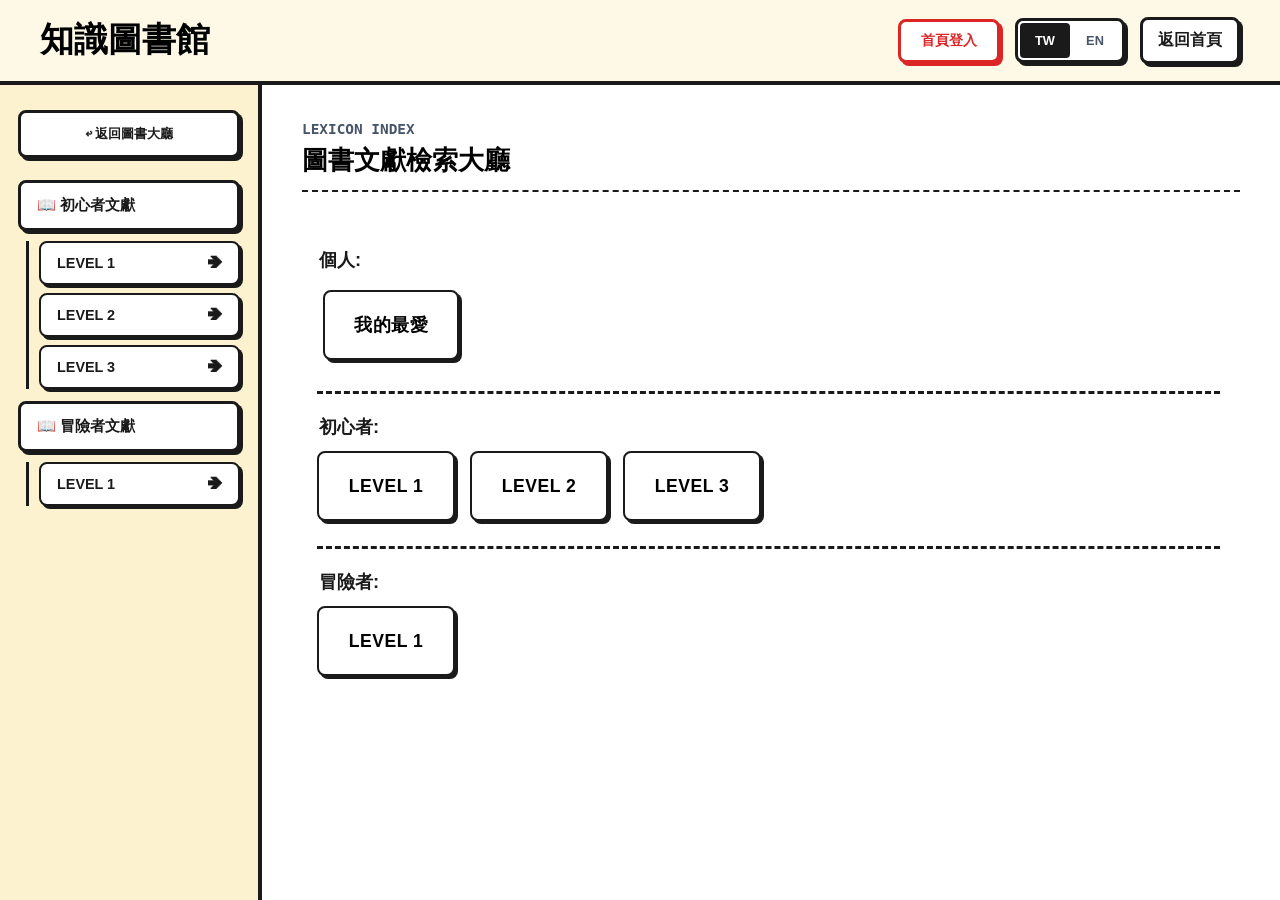
<file: library.html>
<!DOCTYPE html>
<html lang="zh-TW">
<head>
    <meta charset="UTF-8">
    <meta name="viewport" content="width=device-width, initial-scale=1.0">
    <title>知識圖書館 | System TPM Library Hub</title>
    <style>
        :root {
            /* 👑 外襯粗獷主義核心色盤 */
            --bg-color: #FEF9E7;
            --sidebar-cream: #FDF2D0;
            --card-white: #FFFFFF;
            --text-main: #1A1A1A;
            --text-secondary: #475569;
            --border-heavy: #1A1A1A;
            --shadow-tactical: 5px 5px 0px #1A1A1A;
            --radius-sm: 8px;
            --color-completed: #22C55E;
            --color-active-gold: #FDE047;
            --color-fail: #DC2626;
            --color-locked-gray: #E2E8F0;
        }

        html, body {
            margin: 0;
            padding: 0;
            width: 100vw;
            height: 100vh;
            overflow: hidden;
            background-color: var(--bg-color);
            font-family: "Segoe UI", "Inter", "Noto Sans TC", sans-serif;
            -webkit-font-smoothing: antialiased;
        }

        * {
            box-sizing: border-box;
        }

        /* 👑 剛性頂部控制導航列 */
        .tactical-navbar {
            width: 100vw;
            height: 85px;
            display: flex;
            justify-content: space-between;
            align-items: center;
            border-bottom: 4px solid var(--border-heavy);
            padding: 0 40px;
            background-color: var(--bg-color);
            flex-shrink: 0;
            z-index: 1000;
        }

        .navbar-brand {
            display: flex;
            flex-direction: column;
        }

        .navbar-controls {
            display: flex;
            align-items: center;
            gap: 15px;
        }

        .lang-switcher-wrapper {
            display: flex;
            background: var(--card-white);
            border: 3px solid var(--border-heavy);
            border-radius: var(--radius-sm);
            box-shadow: 3px 3px 0px var(--border-heavy);
            padding: 2px;
        }

        .lang-btn-core {
            width: 50px;
            height: 35px;
            border: none;
            background: transparent;
            cursor: pointer;
            font-size: 0.8rem;
            font-weight: 900;
            color: var(--text-secondary);
            display: flex;
            align-items: center;
            justify-content: center;
            border-radius: 4px;
        }

        .lang-btn-core.active {
            background: var(--text-main) !important;
            color: white !important;
        }

        .auth-panel {
            background: var(--card-white);
            border: 3px solid var(--border-heavy);
            padding: 10px 20px;
            border-radius: var(--radius-sm);
            font-size: 0.85rem;
            font-weight: 900;
            box-shadow: 3px 3px 0px var(--border-heavy);
            white-space: nowrap;
            transition: all 0.15s ease-out;
        }

        .back-btn {
            background: var(--card-white);
            border: 3px solid var(--border-heavy);
            padding: 10px 15px;
            border-radius: var(--radius-sm);
            cursor: pointer;
            font-weight: 900;
            text-decoration: none;
            box-shadow: 3px 3px 0px var(--border-heavy);
            display: inline-block;
            text-align: center;
            min-width: 95px;
            color: var(--text-main);
            transition: all 0.1s;
        }

        .back-btn:hover {
            transform: translate(-2px, -2px);
            box-shadow: 5px 5px 0px var(--border-heavy);
        }

        .workspace-container {
            display: flex;
            width: 100vw;
            height: calc(100vh - 85px);
            overflow: hidden;
        }

        /* ⚖️ 剛性對齊：左側選單欄寬度固定 262px */
        .sidebar-panel {
            display: flex;
            width: 262px;
            background-color: var(--sidebar-cream);
            border-right: 4px solid var(--border-heavy);
            padding: 25px 18px;
            flex-direction: column;
            gap: 12px;
            overflow-y: auto;
            flex-shrink: 0;
            height: 100%;
        }

        .hub-return-btn {
            background: var(--card-white);
            border: 3px solid var(--border-heavy);
            padding: 12px 15px;
            border-radius: var(--radius-sm);
            cursor: pointer;
            font-weight: 900;
            box-shadow: 3px 3px 0px var(--border-heavy);
            width: 100%;
            text-align: center;
            display: block;
            margin-bottom: 10px;
            color: var(--text-main);
            transition: all 0.1s;
        }

        .hub-return-btn:hover {
            transform: translate(-2px, -2px);
            box-shadow: 5px 5px 0px var(--border-heavy);
        }

        .menu-category-block {
            width: 100%;
            margin-bottom: 12px;
        }

        .tree-main-toggle {
            background: var(--card-white);
            border: 3px solid var(--border-heavy);
            padding: 12px 16px;
            border-radius: var(--radius-sm);
            font-weight: 900;
            font-size: 0.95rem;
            text-align: left;
            cursor: pointer;
            box-shadow: 3px 3px 0px var(--border-heavy);
            width: 100%;
            color: var(--text-main);
            display: flex;
            justify-content: space-between;
            align-items: center;
            margin-bottom: 10px;
        }

        .tree-sub-group {
            padding-left: 10px;
            border-left: 3px solid var(--border-heavy);
            margin-left: 8px;
            display: flex;
            flex-direction: column;
            gap: 8px;
        }

        .level-btn {
            background: var(--card-white);
            border: 2px solid var(--border-heavy);
            padding: 12px 16px;
            border-radius: var(--radius-sm);
            font-weight: 900;
            font-size: 0.9rem;
            text-align: left;
            cursor: pointer;
            width: 100%;
            color: var(--text-main);
            box-shadow: 3px 3px 0px var(--border-heavy);
            transition: all 0.1s;
            display: flex;
            justify-content: space-between;
        }

        .level-btn:hover {
            transform: translate(-1px, -1px);
            box-shadow: 4px 4px 0px var(--border-heavy);
        }

        .level-btn.active {
            background: var(--color-active-gold) !important;
            transform: translate(2px, 2px);
            box-shadow: 1px 1px 0px var(--border-heavy) !important;
        }

        /* 中央主觀測工作區 - 自適應寬度延伸 */
        .content-panel {
            flex: 1;
            height: 100%;
            padding: 35px 40px;
            background-color: var(--card-white);
            display: flex;
            flex-direction: column;
            overflow: hidden;
        }

        .dashboard-view-hall,
        .document-canvas {
            display: none;
            width: 100%;
            height: 100%;
        }

        .dashboard-view-hall {
            display: block; 
            height: 100%;
            overflow-y: auto;
            overflow-x: hidden;
            padding: 15px 20px 40px 15px; 
        }

        .document-canvas {
            flex: 1;
            overflow: hidden;
            display: flex;
            flex-direction: row;
            gap: 24px;
        }

        /* 🚀 👑 重新優化：自適應寬度流動網格 */
        .lexicon-index-column {
            flex: 1;
            overflow-y: auto;
            overflow-x: hidden; 
            display: grid;
            grid-template-columns: repeat(auto-fill, minmax(220px, 1fr)); 
            grid-auto-rows: min-content;
            gap: 16px;
            padding: 10px 14px 14px 10px; 
            align-content: start; 
        }

        /* 🚀 宇宙支線卡片風格 */
        .lexicon-term-row {
            background: #FFFFFF;
            border: 3px solid var(--border-heavy);
            border-radius: 8px;
            padding: 16px 12px;
            color: var(--text-main);
            cursor: pointer;
            box-shadow: 4px 4px 0px var(--border-heavy);
            transition: all 0.15s ease;
            display: flex;
            flex-direction: column;
            justify-content: flex-start;
            align-items: flex-start;
            text-align: left;
            min-height: 100px; 
            word-break: break-word; 
        }

        .lexicon-term-row:hover {
            background: #FFFDF4;
            transform: translate(-2px, -2px);
            box-shadow: 6px 6px 0px var(--border-heavy);
        }

        .lexicon-term-row.active-term {
            background: #FFFBEB !important;
            border-color: #EAB308 !important;
            transform: translate(2px, 2px);
            box-shadow: 2px 2px 0px #EAB308 !important;
        }

        .card-cosmic-tag {
            font-family: monospace;
            font-weight: 900;
            font-size: 0.75rem;
            background: var(--text-main);
            color: #FFF;
            padding: 3px 8px;
            border-radius: 4px;
            margin-bottom: 10px;
            display: inline-block;
        }

        .card-cosmic-title {
            font-size: 0.95rem;
            font-weight: 900;
            line-height: 1.4;
        }

        /* ⚖️ 剛性對齊：右側觀測儀固定寬度 380px */
        .fixed-inspector-panel {
            width: 380px;
            border: 4px solid var(--border-heavy);
            background: #FFFDF2;
            border-radius: 12px;
            padding: 24px;
            box-shadow: var(--shadow-tactical);
            display: flex;
            flex-direction: column;
            overflow: hidden;
            height: 100%;
            flex-shrink: 0;
            position: relative; 
        }

        .inspector-placeholder {
            margin: auto;
            text-align: center;
            color: #94A3B8;
            font-weight: 800;
            font-size: 1.1rem;
            line-height: 1.6;
        }

        .nordic-action-btn {
            background: var(--text-main);
            color: #FFFFFF;
            border: none;
            padding: 14px 16px;
            border-radius: 6px;
            font-weight: 900;
            font-size: 0.9rem;
            cursor: pointer;
            width: 100%;
            margin-top: 15px;
            box-shadow: 3px 3px 0px #475569;
            transition: all 0.1s;
            display: flex;
            align-items: center;
            justify-content: center;
            gap: 8px;
        }

        .nordic-action-btn:hover {
            transform: translate(-1px, -1px);
            box-shadow: 4px 4px 0px var(--text-main);
        }

        /* 👑 🚀 全景時空天梯大浮窗劇院 */
        .modal-overlay-chamber {
            position: fixed;
            top: 0;
            left: 0;
            width: 100vw;
            height: 100vh;
            background-color: rgba(26, 26, 26, 0.6);
            backdrop-filter: blur(5px);
            z-index: 5000;
            display: none;
            align-items: center;
            justify-content: center;
            padding: 20px;
        }

        .modal-brutalist-box {
            width: 100%;
            max-width: 1200px;
            height: 90vh; 
            background-color: var(--bg-color);
            border: 4px solid var(--border-heavy);
            border-radius: 12px;
            box-shadow: 12px 12px 0px var(--border-heavy);
            display: flex;
            flex-direction: column;
            overflow: hidden;
            animation: popIn 0.2s ease-out;
        }

        @keyframes popIn {
            from { transform: scale(0.96); opacity: 0; }
            to { transform: scale(1); opacity: 1; }
        }

        .modal-header-bar {
            background-color: var(--sidebar-cream);
            border-bottom: 4px solid var(--border-heavy);
            padding: 18px 24px;
            display: flex;
            justify-content: space-between;
            align-items: center;
            flex-shrink: 0;
        }

        .modal-close-x {
            background: var(--card-white);
            border: 2px solid var(--border-heavy);
            width: 36px;
            height: 36px;
            border-radius: 6px;
            cursor: pointer;
            font-weight: 900;
            display: flex;
            align-items: center;
            justify-content: center;
            box-shadow: 2px 2px 0px var(--border-heavy);
        }

        /* 👑 橫向時空步進天梯天棚 */
        .horizontal-stepper-roof {
            background: #FFFFFF;
            border-bottom: 2px dashed var(--border-heavy);
            padding: 15px 24px;
            display: flex;
            flex-direction: row;
            gap: 12px;
            overflow-x: auto;
            flex-shrink: 0;
            align-items: center;
        }

        .horizontal-stepper-roof::-webkit-scrollbar {
            height: 8px;
        }
        .horizontal-stepper-roof::-webkit-scrollbar-thumb {
            background: #CBD5E1;
            border-radius: 4px;
        }

        .step-node-badge {
            background: #F1F5F9;
            border: 2px solid var(--border-heavy);
            border-radius: 6px;
            padding: 10px 16px;
            font-size: 0.85rem;
            font-weight: 800;
            cursor: pointer;
            white-space: nowrap;
            display: flex;
            align-items: center;
            gap: 6px;
            box-shadow: 2px 2px 0px #CBD5E1;
            transition: all 0.1s;
        }

        .step-node-badge:hover {
            background: var(--sidebar-cream);
        }

        .step-node-badge.active-step {
            background: var(--color-active-gold) !important;
            box-shadow: 1px 1px 0px var(--border-heavy) !important;
            transform: translate(1px, 1px);
        }

        .step-arrow-divider {
            color: #94A3B8;
            font-weight: 900;
            user-select: none;
        }

        /* 閱讀艙與底部雙向導航欄 */
        .modal-reading-chamber {
            flex: 1;
            padding: 40px 60px 20px 60px;
            overflow-y: auto;
            background: #FFFFFF;
            line-height: 1.7;
            font-size: 1rem;
            color: var(--text-main);
            display: flex;
            flex-direction: column;
        }

        .reading-content-wrapper {
            flex: 1;
        }

        .theater-nav-footer {
            display: flex;
            justify-content: space-between;
            align-items: center;
            padding-top: 20px;
            margin-top: 30px;
            border-top: 2px dashed #CBD5E1;
            flex-shrink: 0;
        }

        .theater-nav-btn {
            background: #FFFFFF;
            border: 2px solid var(--border-heavy);
            padding: 10px 20px;
            border-radius: 6px;
            font-weight: 900;
            font-size: 0.9rem;
            cursor: pointer;
            color: var(--text-main);
            box-shadow: 2px 2px 0px var(--border-heavy);
            transition: all 0.1s;
        }

        .theater-nav-btn:hover {
            background: var(--sidebar-cream);
            transform: translate(-1px, -1px);
            box-shadow: 3px 3px 0px var(--border-heavy);
        }

        .theater-nav-btn:disabled {
            background: #F1F5F9;
            color: #94A3B8;
            border-color: #CBD5E1;
            box-shadow: none;
            cursor: not-allowed;
            transform: none;
        }

        @keyframes fadeInBox {
            from { opacity: 0; transform: translateY(6px); }
            to { opacity: 1; transform: translateY(0); }
        }

        .level-hero-card {
            border: 2px solid var(--border-heavy);
            border-radius: 8px;
            padding: 20px 8px;
            background: #FFF;
            cursor: pointer;
            box-shadow: 3px 3px 0px var(--border-heavy);
            transition: all 0.12s;
            display: flex;
            flex-direction: column;
            justify-content: center;
            align-items: center;
            text-align: center;
            min-height: 70px;
        }

        .level-hero-card:hover {
            background: var(--sidebar-cream);
            transform: translate(-2px, -2px);
            box-shadow: 5px 5px 0px var(--border-heavy);
        }
    </style>
</head>
<body>

    <div class="tactical-navbar">
        <div class="navbar-brand">
            <h1 style="margin: 0; font-size: 2.1rem; font-weight: 900;">知識圖書館</h1>
        </div>
        <div class="navbar-controls">
            <div id="global-user-profile-card" class="auth-panel">首頁登入</div>
            <div class="lang-switcher-wrapper">
                <button class="lang-btn-core active">TW</button>
                <button class="lang-btn-core">EN</button>
            </div>
            <a href="index.html" class="back-btn">返回首頁</a>
        </div>
    </div>

    <div class="workspace-container">
        <aside class="sidebar-panel">
            <button class="hub-return-btn" onclick="exitToDashboard()">↩ 返回圖書大廳</button>
            <div id="global-tree-root"></div>
        </aside>

        <main class="content-panel">
            <div id="cdx-page-header-zone" style="margin-bottom: 20px; padding-bottom: 12px; border-bottom: 2px dashed var(--border-heavy); flex-shrink:0;">
                <span id="current-chapter-id" style="font-family: monospace; font-weight: 900; color: var(--text-secondary); font-size: 0.9rem;">LEXICON INDEX</span>
                <h2 id="current-chapter-name" style="margin: 5px 0 0 0; font-size: 1.6rem; font-weight: 900;">圖書文獻檢索大廳</h2>
            </div>

            <div class="dashboard-view-hall" id="dashboard-menu-hall"></div>

            <div class="document-canvas" id="lexicon-viewport">
                <div class="lexicon-index-column" id="lexicon-terms-list"></div>
                <div class="fixed-inspector-panel" id="lexicon-inspector">
                    <div class="inspector-placeholder">
                        🎯 階層合流完成<br>請點擊左側卡片查看平行宇宙細節
                    </div>
                </div>
            </div>
        </main>
    </div>

    <div class="modal-overlay-chamber" id="theater-modal">
        <div class="modal-brutalist-box">
            <div class="modal-header-bar">
                <div>
                    <span id="modal-branch-tag" style="font-family: monospace; font-weight: 900; background: #1A1A1A; color:#FFF; padding:4px 8px; border-radius:4px; font-size:0.85rem; margin-right:12px;">1A</span>
                    <strong id="modal-branch-title" style="font-size: 1.25rem; font-weight: 900;">支線全景通讀艙</strong>
                </div>
                <button class="modal-close-x" onclick="closeTheaterTheater()">✕</button>
            </div>
            <div class="horizontal-stepper-roof" id="modal-stepper-track"></div>
            
            <div class="modal-reading-chamber" id="modal-reader-viewport">
                <div class="reading-content-wrapper" id="modal-reader-content"></div>
                <div class="theater-nav-footer">
                    <button class="theater-nav-btn" id="theater-prev-btn">⬅ 上一關</button>
                    <button class="theater-nav-btn" id="theater-next-btn">下一關 ➡</button>
                </div>
            </div>
        </div>
    </div>

    <script>
        const libraryLevelRegistry = [
            { 
                category: 'beginner', 
                catName: '初心者', 
                levelNum: 1, 
                levelName: '基礎通識大辭典',
                files: [
                    'library_data/library_data_beginner_1-1.js',
                    'library_data/library_data_beginner_1-2.js',
                    'library_data/library_data_beginner_1-3.js',
                    'library_data/library_data_beginner_1-4.js'
                ]
            },
            { 
                category: 'beginner', 
                catName: '初心者', 
                levelNum: 2, 
                levelName: '進階工廠大辭典',
                files: ['library_data/library_data_beginner_2-1.js']
            },
            { 
                category: 'beginner', 
                catName: '初心者', 
                levelNum: 3, 
                levelName: 'TPM思考邏輯辭典',
                files: ['library_data/library_data_beginner_3-1.js']
            },
            { 
                category: 'handbook', 
                catName: '冒險者', 
                levelNum: 1, 
                levelName: 'TPM天職實戰手冊',
                files: [
                    'handbook_data_course/handbook_data_1-1.js',
                    'handbook_data_course/handbook_data_1-2.js',
                    'library_data/dict_ext_handbook_1-2.js'
                ]
            }
        ];

        const globalCategoryMetadata = [
            { id: 'beginner', name: '初心者' },
            { id: 'handbook', name: '冒險者' }
        ];

        let selectedActiveTabType = 'beginner'; 
        let activeTermIdx = -1;
        let currentActiveLevel = null; 
        let GLOBAL_USER_EMAIL = localStorage.getItem('tpm-user-current-email') || ""; 

        window.aggregatedTermsPool = []; 
        window.currentlyViewedTerm = null;
        window.isInsideFavoritesView = false;

        window.onload = () => {
            renderGlobalTree();
            renderDashboard();
        };

        function renderGlobalTree() {
            const root = document.getElementById('global-tree-root');
            if (!root) return;
            root.innerHTML = '';
            
            const cats = [...new Set(libraryLevelRegistry.map(r => r.category))];
            cats.forEach(catId => {
                const levels = libraryLevelRegistry.filter(r => r.category === catId);
                const block = document.createElement('div');
                block.className = 'menu-category-block';
                
                const catMeta = globalCategoryMetadata.find(m => m.id === catId);
                const catLabelName = catMeta ? catMeta.name : '未知';

                block.innerHTML = `
                    <div class="tree-main-toggle" onclick="toggleMenuSection('tree-${catId}')">
                        <span>📖 ${catLabelName}文獻</span>
                    </div>
                    <div id="tree-${catId}" class="tree-sub-group">
                        ${levels.map(l => `<button class="level-btn" id="btn-L${catId}-${l.levelNum}" onclick="loadLevelLexicon('${catId}', ${l.levelNum})">LEVEL ${l.levelNum} <span>➔</span></button>`).join('')}
                    </div>
                `;
                root.appendChild(block);
            });
        }

        function toggleMenuSection(id) {
            const el = document.getElementById(id);
            if (el) el.style.display = (el.style.display === 'none' ? 'flex' : 'none');
        }

        function renderDashboard() {
            const container = document.getElementById('dashboard-menu-hall');
            if (!container) return;
            container.innerHTML = '';

            const personalHeading = document.createElement('div');
            personalHeading.style.fontWeight = '900';
            personalHeading.style.fontSize = '1.15rem';
            personalHeading.style.margin = '20px 0 12px 2px';
            personalHeading.style.color = 'var(--text-main)';
            personalHeading.innerText = '個人:';
            container.appendChild(personalHeading);

            const personalGrid = document.createElement('div');
            personalGrid.style.display = 'grid';
            personalGrid.style.gridTemplateColumns = 'repeat(auto-fill, minmax(130px, 1fr))';
            personalGrid.style.gap = '15px';
            personalGrid.style.width = '100%';
            personalGrid.style.padding = '6px';
            personalGrid.style.marginBottom = '20px';

            const favCard = document.createElement('div');
            favCard.className = 'level-hero-card';
            favCard.onclick = () => loadFavoritesLexicon();
            favCard.innerHTML = `<div style="font-size:1.1rem; font-weight:900; letter-spacing:0.5px;">我的最愛</div>`;
            personalGrid.appendChild(favCard);
            container.appendChild(personalGrid);

            const personalSep = document.createElement('div');
            personalSep.style.borderBottom = '3px dashed var(--border-heavy)';
            personalSep.style.width = '100%';
            personalSep.style.margin = '25px 0 15px 0';
            container.appendChild(personalSep);

            const targetGroups = [
                { id: 'beginner', title: '初心者:' },
                { id: 'handbook', title: '冒險者:' }
            ];

            targetGroups.forEach((group, gIdx) => {
                const heading = document.createElement('div');
                heading.style.fontWeight = '900';
                heading.style.fontSize = '1.15rem';
                heading.style.margin = '20px 0 12px 2px';
                heading.style.color = 'var(--text-main)';
                heading.innerText = group.title;
                container.appendChild(heading);

                const grid = document.createElement('div');
                grid.style.display = 'grid';
                grid.style.gridTemplateColumns = 'repeat(auto-fill, minmax(130px, 1fr))'; 
                grid.style.gap = '15px';
                grid.style.width = '100%';
                grid.style.marginBottom = '20px';

                const subset = libraryLevelRegistry.filter(l => l.category === group.id);
                
                subset.forEach(l => {
                    const card = document.createElement('div');
                    card.className = 'level-hero-card';
                    card.onclick = () => loadLevelLexicon(l.category, l.levelNum);
                    card.innerHTML = `<div style="font-size:1.1rem; font-weight:900; letter-spacing:0.5px;">LEVEL ${l.levelNum}</div>`;
                    grid.appendChild(card);
                });

                container.appendChild(grid);

                if (gIdx < targetGroups.length - 1) {
                    const separator = document.createElement('div');
                    separator.style.borderBottom = '3px dashed var(--border-heavy)';
                    separator.style.width = '100%';
                    separator.style.margin = '25px 0 15px 0';
                    container.appendChild(separator);
                }
            });
        }

        function getCleanTermName(name) {
            let clean = (name || '').replace(/🔑|關鍵詞：|關鍵詞:|增補：|增補:|⚡|⚠️|🏆|💥|🎨|📝|👤/g, '').trim();
            let engMatch = clean.match(/^([A-Za-z0-9\s\-]+)/);
            if (engMatch && engMatch[1].trim().length > 1) {
                return engMatch[1].trim();
            }
            return clean.split(/[\(\（\s]/)[0];
        }

        async function loadLevelLexicon(catId, lvlNum) {
            const target = libraryLevelRegistry.find(r => r.category === catId && r.levelNum === lvlNum);
            if (!target) return;

            window.isInsideFavoritesView = false;
            activeTermIdx = -1;
            window.aggregatedTermsPool = [];
            currentActiveLevel = target; 
            
            document.querySelectorAll('.level-btn').forEach(b => b.classList.remove('active'));
            const activeBtn = document.getElementById(`btn-L${catId}-${lvlNum}`);
            if (activeBtn) activeBtn.classList.add('active');

            document.getElementById('dashboard-menu-hall').style.display = 'none';
            document.getElementById('lexicon-viewport').style.display = 'flex';
            
            const categoryEl = document.getElementById('current-chapter-id');
            const levelEl = document.getElementById('current-chapter-name');
            if (categoryEl) categoryEl.innerText = `${catId.toUpperCase()} / LEVEL ${lvlNum}`;
            if (levelEl) levelEl.innerText = `LEVEL ${lvlNum} ${catId === 'handbook' ? '實戰宇宙圖鑑' : '大辭典'}`;

            const listContainer = document.getElementById('lexicon-terms-list');
            if (listContainer) listContainer.innerHTML = `<div class="inspector-placeholder">正在多軌並行解包 LEVEL ${lvlNum} 全量矩陣...</div>`;

            const loadPromises = target.files.map(filePath => singleScriptFetchEngine(filePath, catId));
            await Promise.all(loadPromises);

            const suppKeyBase = (catId === 'beginner' ? 'codex' : 'handbook');
            target.files.forEach(filePath => {
                const match = filePath.match(/(\d-\d)/);
                if (match) {
                    const unitId = match[0];
                    const dictKey = `${suppKeyBase}-${unitId}`;
                    if (window.globalSupplementaryDictionary && window.globalSupplementaryDictionary[dictKey]) {
                        window.globalSupplementaryDictionary[dictKey].forEach(supp => {
                            if (!window.aggregatedTermsPool.some(t => t.name === supp.name)) {
                                window.aggregatedTermsPool.push({ 
                                    ...supp, 
                                    isSupp: true,
                                    sourceLabel: `Level ${unitId} (擴展包)`
                                });
                            }
                        });
                    }
                }
            });

            if (catId === 'beginner') {
                window.aggregatedTermsPool.sort((a, b) => {
                    let nameA = getCleanTermName(a.name);
                    let nameB = getCleanTermName(b.name);
                    return nameA.localeCompare(nameB, 'en', { sensitivity: 'base', numeric: true });
                });
            }

            renderLexiconList();
        }

        window.loadFavoritesLexicon = function() {
            window.isInsideFavoritesView = true;
            activeTermIdx = -1;
            
            document.querySelectorAll('.level-btn').forEach(b => b.classList.remove('active'));
            
            document.getElementById('dashboard-menu-hall').style.display = 'none';
            document.getElementById('lexicon-viewport').style.display = 'flex';
            
            const categoryEl = document.getElementById('current-chapter-id');
            const levelEl = document.getElementById('current-chapter-name');
            if (categoryEl) categoryEl.innerText = `PERSONAL / FAVORITES`;
            if (levelEl) levelEl.innerText = `我的最愛收藏庫`;

            const favKey = GLOBAL_USER_EMAIL ? `library-favorites-pool_${GLOBAL_USER_EMAIL}` : 'library-favorites-pool';
            window.aggregatedTermsPool = JSON.parse(localStorage.getItem(favKey) || '[]');
            
            window.aggregatedTermsPool.sort((a, b) => {
                let nameA = getCleanTermName(a.name);
                let nameB = getCleanTermName(b.name);
                return nameA.localeCompare(nameB, 'en', { sensitivity: 'base', numeric: true });
            });

            renderLexiconList();
            
            const inspector = document.getElementById('lexicon-inspector');
            if (inspector) {
                inspector.innerHTML = `
                    <div class="inspector-placeholder">
                        🎯 收藏庫載入完成<br>請點擊左側卡片查看詳細技術文獻
                    </div>
                `;
            }
        };

        // 👑 核心加載大腦：雙軌解析 (引入 cosmicTag 剛性元數據)
        function singleScriptFetchEngine(filePath, catId) {
            return new Promise((resolve) => {
                const script = document.createElement('script');
                script.src = `${filePath}?v=${Date.now()}`;
                
                const parseAndHarvest = () => {
                    let combined = [];
                    if (window.libraryCourseEngineData && window.libraryCourseEngineData.length > 0) {
                        combined = combined.concat(window.libraryCourseEngineData);
                    }
                    if (window.codexCourseEngineData && window.codexCourseEngineData.length > 0) {
                        combined = combined.concat(window.codexCourseEngineData);
                    }
                    
                    const match = filePath.match(/(\d-\d)/);
                    const unitId = match ? match[0] : "1-1";
                    const isHandbook = filePath.includes('handbook') || filePath.includes('dict_ext_handbook');
                    const unitLabel = `Level ${unitId}`;

                    const storageKey = isHandbook ? `handbook-L1-A${unitId.split('-')[1]}-clear` : `codex-L1-A${unitId.split('-')[1]}-clear`;
                    const isUnitCleared = localStorage.getItem(storageKey) === 'true';

                    // 1. Beginner 模式：常規線性詞條解析
                    if (catId === 'beginner') {
                        combined.forEach(course => {
                            if (course.subPages) {
                                course.subPages.forEach(page => {
                                    if (page.diagramFlowArray && page.diagramFlowArray.length > 0) {
                                        page.diagramFlowArray.forEach(term => {
                                            if (!window.aggregatedTermsPool.some(t => t.name === term.name)) {
                                                term.sourceLabel = unitLabel;
                                                window.aggregatedTermsPool.push(term);
                                            }
                                        });
                                    }
                                    
                                    if (page.text) {
                                        const regex = /tpmSwitchSubKwd\s*\(\s*[^,]+\s*,\s*[^,]+\s*,\s*[^,]+\s*,\s*['"]([^'"]+)['"]\s*,\s*['"]([^'"]+)['"]/g;
                                        let matchKwd;
                                        while ((matchKwd = regex.exec(page.text)) !== null) {
                                            const termName = matchKwd[1];
                                            const termDesc = matchKwd[2];
                                            const syntheticText = `<h3>全稱：${termName}</h3><div style="background:#FFFDF2; border:2px solid #1A1A1A; border-radius:6px; padding:12px; margin:12px 0; font-weight:700;">系統智能解包釋義</div><p style="line-height:1.7; font-weight:700; color:#475569;">${termDesc}</p>`;
                                            
                                            if (!window.aggregatedTermsPool.some(t => getCleanTermName(t.name) === getCleanTermName(termName))) {
                                                window.aggregatedTermsPool.push({
                                                    name: termName,
                                                    text: syntheticText,
                                                    sourceLabel: unitLabel
                                                });
                                            }
                                        }
                                    }
                                });
                            }
                        });
                    }

                    // 2. 🎯 Handbook 模式：沙盒地圖「支線打包」解析器
                    if (window.tpmSandboxScriptTree && Object.keys(window.tpmSandboxScriptTree).length > 0 && catId === 'handbook') {
                        if (isUnitCleared) {
                            const tree = window.tpmSandboxScriptTree;
                            let branchClusters = {};
                            
                            let tempYDict = {};
                            Object.keys(tree).forEach(nodeId => {
                                let tierNum = 0;
                                const matchTier = nodeId.match(/^T(\d+)/);
                                if (matchTier) {
                                    tierNum = parseInt(matchTier[1], 10);
                                } else {
                                    if (nodeId.includes("START")) tierNum = 1;
                                    else if (nodeId.includes("DECISION")) tierNum = 2;
                                }
                                if (nodeId.includes("END") || nodeId.includes("FAIL") || nodeId.includes("WARN") || nodeId.includes("WIN") || tree[nodeId].type.includes("end")) {
                                    tierNum = 999; 
                                }
                                tempYDict[nodeId] = tierNum;
                            });

                            let basePath = []; 

                            function collectNodes(currentNodeId, currentBranchLabel, visited) {
                                if (!currentNodeId || !tree[currentNodeId] || visited.has(currentNodeId)) return;
                                
                                // 🚀 👑 剛性過濾：支線打包時，剔除 WIN 關卡，保持支線純淨
                                if (currentNodeId.includes("WIN")) return;

                                visited.add(currentNodeId);

                                const node = tree[currentNodeId];
                                const nodeObj = {
                                    id: currentNodeId,
                                    name: node.name || getCleanTermName(node.title || nodeId), 
                                    title: node.title,
                                    text: node.text || node.question || "無說明文本"
                                };

                                if (node.type === "decision" && currentNodeId.includes("DECISION") && !currentBranchLabel) {
                                    basePath.push(nodeObj);
                                    
                                    node.options.forEach(opt => {
                                        let branchKey = opt.target;
                                        
                                        // 🚀 👑 Metadata Tag 優先抓取：如果劇本有寫 cosmicTag，無條件採用！若無則啟動向後相容校正網
                                        let finalDisplayTitle = "";
                                        let pureTag = "";

                                        if (opt.cosmicTag) {
                                            finalDisplayTitle = opt.cosmicTag;
                                            pureTag = finalDisplayTitle.split(':')[0].trim();
                                        } else {
                                            let rawBranchName = opt.text.match(/【(.*?)】/);
                                            let cleanTopicName = "";
                                            
                                            if (rawBranchName) {
                                                let letterMatch = rawBranchName[1].match(/[A-E]/);
                                                pureTag = letterMatch ? `${unitId.split('-')[0]}${letterMatch[0]}` : branchKey; 
                                                // 🚀 👑 向後相容：處理舊版 "日常支線 5 - 臨時" 抓瞎變成 T3-E-ADHOC 的問題
                                                if (branchKey === "T3-E-ADHOC") pureTag = "1E";

                                                let topicParts = rawBranchName[1].split('-');
                                                if (topicParts.length > 1) {
                                                    cleanTopicName = topicParts[topicParts.length - 1].trim();
                                                    // 相容舊版名稱
                                                    if (cleanTopicName === "臨時") cleanTopicName = "臨時任務";
                                                } else {
                                                    cleanTopicName = pureTag;
                                                }
                                            } else {
                                                pureTag = branchKey;
                                                if (branchKey === "T3-E-ADHOC") pureTag = "1E";
                                                cleanTopicName = pureTag;
                                            }
                                            finalDisplayTitle = `${pureTag} : ${cleanTopicName}`;
                                        }

                                        if (!branchClusters[branchKey]) {
                                            branchClusters[branchKey] = {
                                                id: `${unitId}-${branchKey.split('-')[1] || branchKey}`,
                                                tag: pureTag,
                                                title: finalDisplayTitle, // 剛性賦予極簡真名
                                                nodes: [...basePath],
                                                sourceLabel: `${unitLabel} 沙盒`
                                            };
                                        }
                                        
                                        collectNodes(opt.target, branchKey, new Set(visited));
                                    });
                                    return;
                                }

                                if (currentBranchLabel && branchClusters[currentBranchLabel]) {
                                    if (!branchClusters[currentBranchLabel].nodes.some(n => n.id === currentNodeId)) {
                                        branchClusters[currentBranchLabel].nodes.push(nodeObj);
                                    }
                                } else {
                                    basePath.push(nodeObj);
                                }

                                let targets = [];
                                if (node.nextNodes) targets = targets.concat(node.nextNodes);
                                if (node.options && node.type !== "decision") node.options.forEach(o => {
                                    if (o.target) targets.push(o.target);
                                });

                                targets.forEach(targetId => {
                                    let srcY = tempYDict[currentNodeId] || 0;
                                    let tarY = tempYDict[targetId] || 0;
                                    
                                    if (tarY >= srcY) { 
                                        collectNodes(targetId, currentBranchLabel, visited);
                                    }
                                });
                            }

                            collectNodes("T0-INTRO", null, new Set());
                            if (basePath.length === 0) collectNodes("T1-START", null, new Set()); 

                            Object.keys(branchClusters).forEach(key => {
                                let cluster = branchClusters[key];
                                let uniqueNodes = [];
                                let seenIds = new Set();
                                cluster.nodes.forEach(n => {
                                    if (!seenIds.has(n.id)) {
                                        seenIds.add(n.id);
                                        uniqueNodes.push(n);
                                    }
                                });
                                cluster.nodes = uniqueNodes;
                                cluster.isCosmicBranch = true; 
                                window.aggregatedTermsPool.push(cluster);
                            });
                        }
                        window.tpmSandboxScriptTree = null; 
                    }

                    // 3. 獨立擴展辭典接口
                    if (window.tpmStandaloneKeywords && window.tpmStandaloneKeywords.length > 0) {
                        if (isUnitCleared) {
                            window.tpmStandaloneKeywords.forEach(kw => {
                                if (!window.aggregatedTermsPool.some(t => getCleanTermName(t.name) === getCleanTermName(kw.name))) {
                                    window.aggregatedTermsPool.push({
                                        name: kw.name,
                                        text: kw.text,
                                        sourceLabel: unitLabel
                                    });
                                }
                            });
                        }
                        window.tpmStandaloneKeywords = null; 
                    }

                    window.codexCourseEngineData = [];
                    window.libraryCourseEngineData = [];
                };

                script.onload = () => {
                    parseAndHarvest();
                    resolve();
                };

                script.onerror = () => {
                    if (filePath.includes('library_data/library_data_beginner_')) {
                        const fallbackPath = filePath.replace('library_data/library_data_beginner_', 'beginner_codex_course/course_data_');
                        const fallbackScript = document.createElement('script');
                        fallbackScript.src = `${fallbackPath}?v=${Date.now()}`;
                        fallbackScript.onload = () => {
                            parseAndHarvest();
                            resolve();
                        };
                        fallbackScript.onerror = () => resolve();
                        document.head.appendChild(fallbackScript);
                    } else {
                        resolve();
                    }
                };
                document.head.appendChild(script);
            });
        }

        // ========================================================================
        // 👑 圖鑑渲染器：動態識別詞條(Beginner) vs 宇宙卡片(Handbook)
        // ========================================================================
        function renderLexiconList() {
            const list = document.getElementById('lexicon-terms-list');
            if (!list) return;
            list.innerHTML = '';
            
            if (window.aggregatedTermsPool.length === 0) {
                list.innerHTML = `
                    <div style="grid-column: 1 / -1; border:2px dashed var(--border-heavy); background:#FFF; padding:30px; text-align:center; border-radius:6px; font-weight:900; color:var(--text-secondary); width:100%; margin-top:20px;">
                        🔒 該單元文獻仍處於戰爭迷霧中，請完成首頁大考解鎖文獻 🔒
                    </div>`;
                return;
            }

            window.aggregatedTermsPool.forEach((term, idx) => {
                const row = document.createElement('div');
                
                // 🚀 如果是 Handbook 的打包支線卡片，賦予粗獷樣式
                if (term.isCosmicBranch) {
                    row.className = `lexicon-term-row ${idx === activeTermIdx ? 'active-term' : ''}`;
                    row.innerHTML = `
                        <div class="card-cosmic-tag">${term.tag}</div>
                        <div class="card-cosmic-title">${term.title}</div>
                    `;
                } else {
                    // 常規 Beginner 詞條樣式
                    row.className = `lexicon-term-row ${idx === activeTermIdx ? 'active-term' : ''}`;
                    row.style.minHeight = '75px';
                    let cleanName = getCleanTermName(term.name);
                    row.innerHTML = `<div style="line-height:1.2; font-size:0.88rem; font-weight:900;">${cleanName}</div>`;
                }
                
                row.onclick = () => {
                    activeTermIdx = idx;
                    renderLexiconList();
                    window.currentlyViewedTerm = term; 
                    showDetail(term);
                };
                list.appendChild(row);
            });
        }

        function showDetail(term) {
            const inspector = document.getElementById('lexicon-inspector');
            if (!inspector) return;

            const favKey = GLOBAL_USER_EMAIL ? `library-favorites-pool_${GLOBAL_USER_EMAIL}` : 'library-favorites-pool';
            const favoritesPool = JSON.parse(localStorage.getItem(favKey) || '[]');
            const isFav = favoritesPool.some(f => f.id === term.id || f.name === term.name);
            const finalSourceLabel = term.sourceLabel || `Level ${currentActiveLevel ? currentActiveLevel.levelNum : '1-1'}`;

            // 🚀 若是宇宙支線，提供專屬的右側簡報版面
            if (term.isCosmicBranch) {
                inspector.innerHTML = `
                    <div style="display: flex; flex-direction: column; height: 100%; width: 100%; animation: fadeInBox 0.15s ease-out;">
                        <div style="display: flex; justify-content: space-between; align-items: center; border-bottom: 2px dashed var(--border-heavy); padding-bottom: 12px; margin-bottom: 16px; flex-shrink: 0; width: 100%;">
                            <div style="font-size: 0.72rem; font-weight: 900; background: var(--text-main); color: #FFF; padding: 5px 10px; border-radius: 4px; font-family: monospace; letter-spacing: 0.5px;">
                                ${finalSourceLabel}
                            </div>
                        </div>
                        
                        <div style="flex: 1; overflow-y: auto; padding-right: 4px; color: var(--text-main);">
                            <span style="font-family:monospace; font-weight:900; background:#FEF08A; padding:2px 6px; border:1px solid var(--border-heavy); border-radius:4px; font-size:0.75rem;">${term.tag}</span>
                            <h4 style="font-size:1.25rem; font-weight:900; margin:12px 0 16px 0; line-height:1.4;">${term.title}</h4>
                            <div style="margin-top:15px; border-top:2px dashed #CBD5E1; padding-top:16px;">
                                <span style="font-weight:900; color:var(--text-secondary); font-size: 0.85rem;">📊 劇情時空節點清算：</span>
                                <ul style="margin:8px 0 0 0; padding-left:20px; font-weight:700; font-size:0.9rem; color:var(--text-main); line-height:1.6;">
                                    <li>全景串聯關卡數：<b>${term.nodes.length}</b> 關</li>
                                    <li>歷史因果鏈路：完整導通</li>
                                    <li>沙盒複盤權限：已解除隔離</li>
                                </ul>
                            </div>
                        </div>

                        <button class="nordic-action-btn" onclick="openTheaterTheater()">🔍 展開全景時空步進通讀</button>
                    </div>
                `;
            } else {
                inspector.innerHTML = `
                    <div style="display: flex; flex-direction: column; height: 100%; width: 100%; animation: fadeInBox 0.15s ease-out;">
                        <div style="display: flex; justify-content: space-between; align-items: center; border-bottom: 2px dashed var(--border-heavy); padding-bottom: 12px; margin-bottom: 16px; flex-shrink: 0; width: 100%;">
                            <div style="font-size: 0.72rem; font-weight: 900; background: var(--text-main); color: #FFF; padding: 5px 10px; border-radius: 4px; font-family: monospace; letter-spacing: 0.5px;">
                                ${finalSourceLabel}
                            </div>
                            <button id="fav-toggle-btn" style="background:${isFav ? '#FFD2D2' : '#FFFFFF'}; border: 2px solid var(--border-heavy); border-radius: 6px; padding: 6px 12px; font-size: 0.8rem; font-weight: 900; cursor:pointer; box-shadow: 2px 2px 0px var(--border-heavy); display:flex; align-items:center; gap:6px; transition: all 0.1s;" onclick="window.toggleFavoriteCurrentTerm()">
                                <span>${isFav ? '❤️' : '🤍'}</span>
                                <span style="font-size:0.75rem; font-weight:900;">${isFav ? '已收藏' : '加入最愛'}</span>
                            </button>
                        </div>
                        
                        <div style="line-height: 1.7; font-size: 0.88rem; overflow-y: auto; flex: 1; padding-right: 4px; color: var(--text-main);">
                            ${term.text}
                        </div>
                    </div>
                `;
            }
        }

        window.toggleFavoriteCurrentTerm = function() {
            const term = window.currentlyViewedTerm;
            if (!term) return;

            const favKey = GLOBAL_USER_EMAIL ? `library-favorites-pool_${GLOBAL_USER_EMAIL}` : 'library-favorites-pool';
            let favoritesPool = JSON.parse(localStorage.getItem(favKey) || '[]');
            const index = favoritesPool.findIndex(f => (f.id === term.id && term.id) || f.name === term.name);

            if (index > -1) {
                favoritesPool.splice(index, 1); 
            } else {
                favoritesPool.push(term); 
            }
            localStorage.setItem(favKey, JSON.stringify(favoritesPool));

            const btn = document.getElementById('fav-toggle-btn');
            if (btn) {
                const isFav = favoritesPool.some(f => (f.id === term.id && term.id) || f.name === term.name);
                btn.style.background = isFav ? '#FFD2D2' : '#FFFFFF';
                btn.innerHTML = `<span>${isFav ? '❤️' : '🤍'}</span><span style="font-size:0.75rem; font-weight:900;">${isFav ? '已收藏' : '加入最愛'}</span>`;
            }

            if (window.isInsideFavoritesView) {
                window.aggregatedTermsPool = favoritesPool;
                window.aggregatedTermsPool.sort((a, b) => {
                    let nameA = getCleanTermName(a.name);
                    let nameB = getCleanTermName(b.name);
                    return nameA.localeCompare(nameB, 'en', { sensitivity: 'base', numeric: true });
                });
                renderLexiconList();
            }
        };

        // ========================================================================
        // 👑 🚀 橫向時空天梯步進大浮窗控制中心 (天梯極簡語意)
        // ========================================================================
        let currentChamberActiveIdx = 0;

        function openTheaterTheater() {
            const term = window.currentlyViewedTerm;
            if (!term || !term.isCosmicBranch) return;

            document.getElementById('modal-branch-tag').innerText = term.tag;
            document.getElementById('modal-branch-title').innerText = term.title;

            const track = document.getElementById('modal-stepper-track');
            track.innerHTML = '';

            currentChamberNodesList = term.nodes;
            currentChamberActiveIdx = 0;

            const totalNodes = currentChamberNodesList.length;

            currentChamberNodesList.forEach((node, idx) => {
                const badge = document.createElement('div');
                badge.className = 'step-node-badge';
                badge.id = `step-badge-${idx}`;
                
                // 🚀 👑 極簡降噪：天梯語意統一化
                let stepLabel = "";
                if (idx === 0) {
                    stepLabel = "🚀 開始";
                } else if (idx === totalNodes - 1) {
                    stepLabel = "🏁 完結";
                } else {
                    stepLabel = `情境 ${idx}`;
                }

                badge.innerText = stepLabel; 
                badge.onclick = () => { triggerChamberReadingNode(idx); };

                track.appendChild(badge);

                if (idx < totalNodes - 1) {
                    const arrow = document.createElement('span');
                    arrow.className = 'step-arrow-divider';
                    arrow.innerText = '➔';
                    track.appendChild(arrow);
                }
            });

            if (totalNodes > 0) {
                triggerChamberReadingNode(0);
            }

            document.getElementById('theater-modal').style.display = 'flex';
        }

        function triggerChamberReadingNode(poolIdx) {
            currentChamberActiveIdx = poolIdx;
            
            document.querySelectorAll('.step-node-badge').forEach(b => b.classList.remove('active-step'));
            const activeBadge = document.getElementById(`step-badge-${poolIdx}`);
            if (activeBadge) {
                activeBadge.classList.add('active-step');
                activeBadge.scrollIntoView({ behavior: 'smooth', block: 'nearest', inline: 'center' });
            }

            const nodeData = currentChamberNodesList[poolIdx];
            const viewer = document.getElementById('modal-reader-content');
            
            if (nodeData && viewer) {
                viewer.innerHTML = `
                    <div style="animation: fadeInBox 0.15s ease-out;">
                        <span style="font-family:monospace; font-weight:900; color:var(--text-secondary); font-size:0.85rem;">[時空錨點: ${nodeData.id}]</span>
                        <h2 style="margin:10px 0 24px 0; font-weight:900; font-size:1.8rem; color:var(--text-main);">${nodeData.title}</h2>
                        <div style="border-top:2px solid #E2E8F0; padding-top:20px; color: var(--text-main); font-size: 1.05rem;">
                            ${nodeData.text}
                        </div>
                    </div>
                `;
            }

            // 🚀 👑 劇院無縫雙向導航腳註 (Next/Prev Buttons)
            const prevBtn = document.getElementById('theater-prev-btn');
            const nextBtn = document.getElementById('theater-next-btn');
            
            if (prevBtn) {
                prevBtn.disabled = (poolIdx === 0);
                prevBtn.onclick = () => { if (poolIdx > 0) triggerChamberReadingNode(poolIdx - 1); };
            }
            if (nextBtn) {
                nextBtn.disabled = (poolIdx === currentChamberNodesList.length - 1);
                nextBtn.onclick = () => { if (poolIdx < currentChamberNodesList.length - 1) triggerChamberReadingNode(poolIdx + 1); };
            }

            const viewport = document.getElementById('modal-reader-viewport');
            if (viewport) viewport.scrollTop = 0; 
        }

        function closeTheaterTheater() {
            document.getElementById('theater-modal').style.display = 'none';
        }

        function exitToDashboard() {
            const menuHall = document.getElementById('dashboard-menu-hall');
            const viewport = document.getElementById('lexicon-viewport');
            const categoryEl = document.getElementById('current-chapter-id');
            const levelEl = document.getElementById('current-chapter-name');

            if (menuHall) menuHall.style.display = 'block';
            if (viewport) viewport.style.display = 'none';
            if (categoryEl) categoryEl.innerText = `LEXICON INDEX`;
            if (levelEl) levelEl.innerText = "圖書文獻檢索大廳";
            
            document.querySelectorAll('.level-btn').forEach(b => b.classList.remove('active'));
            renderDashboard();
        }

        (function() {
            const PILOT_EMAIL = localStorage.getItem('tpm-user-current-email') || "";

            function computeLocalUserRankTitle() {
                if (!PILOT_EMAIL || PILOT_EMAIL.trim() === "") return { text: "首頁登入", isLogged: false };

                let nameStr = "Daniel Shih";
                const emailLower = PILOT_EMAIL.toLowerCase().trim();
                if (emailLower !== "danielcwshih@fih-foxconn.com") {
                    nameStr = emailLower.split('@')[0].replace(/[\._\-]/g, ' ').replace(/\b\w/g, c => c.toUpperCase());
                }

                const beginnerKeys = ['codex-L1-A1-clear', 'codex-L1-A2-clear', 'codex-L1-A3-clear', 'codex-L1-A4-clear', 'codex-L2-A1-clear', 'codex-L3-A1-clear'];
                const isAllBeginnerCleared = beginnerKeys.every(k => localStorage.getItem(k) === 'true');

                const adventureKeys = ['handbook-L1-A1-clear', 'handbook-L1-A2-clear'];
                const isAllAdventureCleared = adventureKeys.every(k => localStorage.getItem(k) === 'true');

                if (isAllBeginnerCleared && isAllAdventureCleared) return { text: `👤 統籌者 : ${nameStr}`, isLogged: true };
                if (isAllBeginnerCleared) return { text: `👤 冒險者 : ${nameStr}`, isLogged: true };
                return { text: `👤 初心者 : ${nameStr}`, isLogged: true };
            }

            const originalOnload = window.onload;
            window.onload = function() {
                if (originalOnload) originalOnload();
                const profileBox = document.getElementById('global-user-profile-card');
                if (profileBox) {
                    const rankInfo = computeLocalUserRankTitle();
                    profileBox.innerHTML = rankInfo.text;
                    if (!rankInfo.isLogged) {
                        profileBox.style.color = "#DC2626";
                        profileBox.style.borderColor = "#DC2626";
                        profileBox.style.boxShadow = "3px 3px 0px #DC2626";
                    }
                }
            };
        })();
    </script>
</body>
</html>
</file>
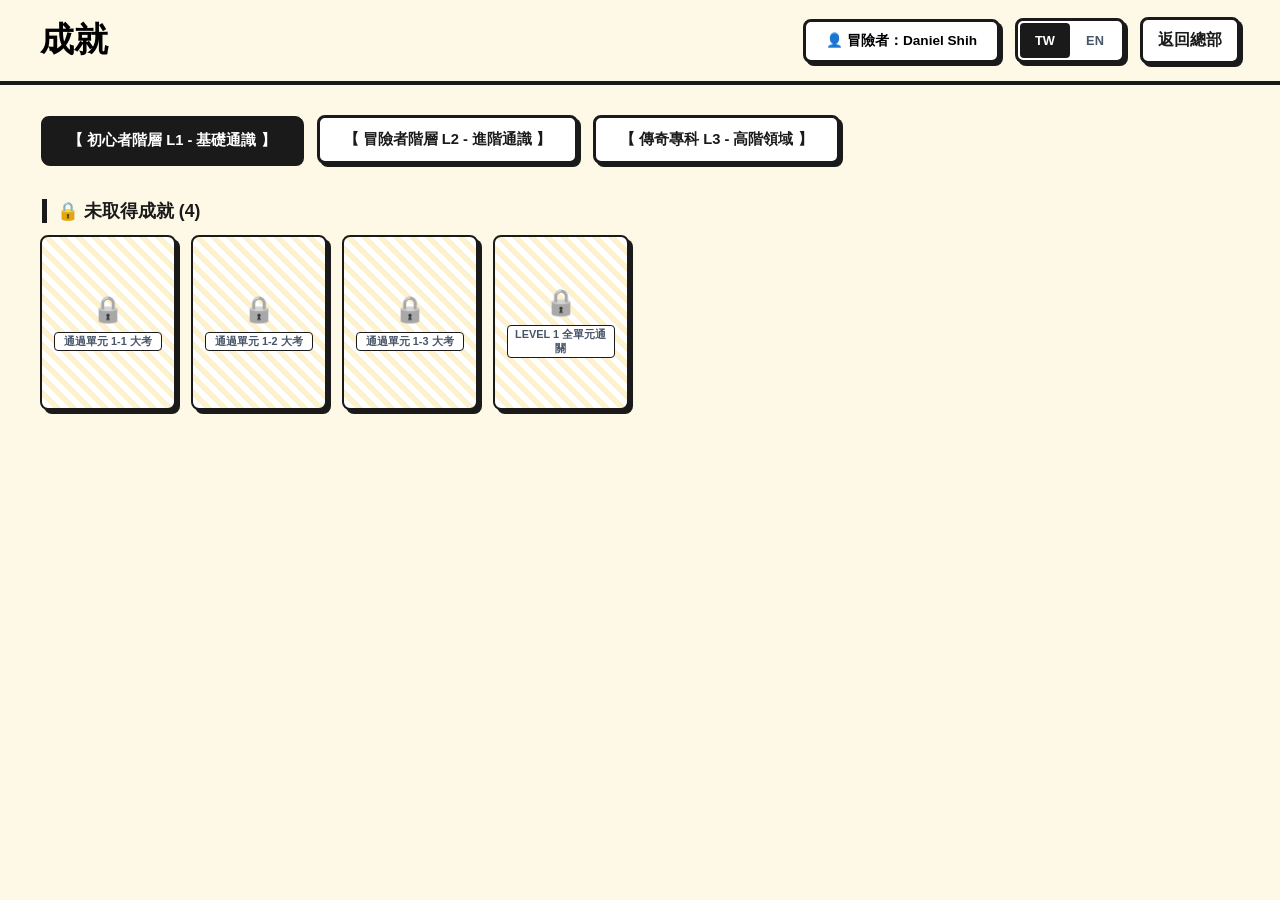
<file: talent_tree.html>
<!DOCTYPE html>
<html lang="zh-TW">
<head>
    <meta charset="UTF-8">
    <meta name="viewport" content="width=device-width, initial-scale=1.0">
    <title>成就殿堂 | System TPM Achievement Center</title>
    <style>
        :root {
            --bg-color: #FEF9E7;
            --sidebar-cream: #FDF2D0;
            --card-white: #FFFFFF;
            --text-main: #1A1A1A;
            --text-secondary: #475569;
            --border-heavy: #1A1A1A;
            --shadow-tactical: 4px 4px 0px #1A1A1A;
            --radius-sm: 8px;
            --color-completed: #22C55E;
            --color-active-gold: #FDE047;
            --color-stripe-light: #FDF2D0;
            
            /* 傳奇卡牌底色 */
            --rarity-common: #F1F5F9;
            --rarity-rare: #DBEAFE;
            --rarity-epic: #F3E8FF;
            --rarity-legendary: #FEF3C7;
        }

        html, body {
            margin: 0;
            padding: 0;
            width: 100vw;
            height: 100vh;
            overflow: hidden;
            background-color: var(--bg-color);
            font-family: "Segoe UI", "Inter", "Noto Sans TC", sans-serif;
            -webkit-font-smoothing: antialiased;
        }

        * {
            box-sizing: border-box;
        }

        /* 頂部全域控制導航列（100% 對齊寶典大廳） */
        .tactical-navbar {
            width: 100vw;
            height: 85px;
            display: flex;
            justify-content: space-between;
            align-items: center;
            border-bottom: 4px solid var(--border-heavy);
            padding: 0 40px;
            background-color: var(--bg-color);
            flex-shrink: 0;
            z-index: 1000;
        }

        .navbar-brand {
            display: flex;
            flex-direction: column;
        }

        .navbar-controls {
            display: flex;
            align-items: center;
            gap: 15px;
        }

        .auth-panel {
            background: var(--card-white);
            border: 3px solid var(--border-heavy);
            padding: 10px 20px;
            border-radius: 8px;
            font-size: 0.85rem;
            font-weight: 900;
            box-shadow: 3px 3px 0px var(--border-heavy);
            white-space: nowrap;
        }

        .lang-switcher-wrapper {
            display: flex;
            background: var(--card-white);
            border: 3px solid var(--border-heavy);
            border-radius: 8px;
            box-shadow: 3px 3px 0px var(--border-heavy);
            padding: 2px;
        }

        .lang-btn-core {
            width: 50px;
            height: 35px;
            border: none;
            background: transparent;
            cursor: pointer;
            font-size: 0.8rem;
            font-weight: 900;
            color: var(--text-secondary);
            display: flex;
            align-items: center;
            justify-content: center;
            border-radius: 4px;
        }

        .lang-btn-core.active {
            background: var(--text-main) !important;
            color: white !important;
        }

        .back-btn {
            background: var(--card-white);
            border: 3px solid var(--border-heavy);
            padding: 10px 15px;
            border-radius: 8px;
            cursor: pointer;
            font-weight: 900;
            text-decoration: none;
            box-shadow: 3px 3px 0px var(--border-heavy);
            display: inline-block;
            text-align: center;
            min-width: 95px;
            color: var(--text-main);
            transition: all 0.1s;
        }

        .back-btn:hover {
            transform: translate(-2px, -2px);
            box-shadow: 5px 5px 0px var(--border-heavy);
        }

        /* 主工作工作主框架 */
        .workspace-container {
            width: 100vw;
            height: calc(100vh - 85px);
            padding: 30px 40px;
            display: flex;
            flex-direction: column;
            overflow: hidden;
        }

        /* 頂層階層切換分頁標籤 */
        .achievement-tabs-deck {
            display: flex;
            gap: 15px;
            margin-bottom: 15px;
            flex-shrink: 0;
        }

        .tab-trigger-btn {
            background: var(--card-white);
            border: 3px solid var(--border-heavy);
            padding: 12px 24px;
            border-radius: 8px;
            font-weight: 900;
            font-size: 0.92rem;
            cursor: pointer;
            box-shadow: 3px 3px 0px var(--border-heavy);
            transition: all 0.1s ease-out;
            color: var(--text-main);
        }

        .tab-trigger-btn:hover {
            transform: translate(-2px, -2px);
            box-shadow: 5px 5px 0px var(--border-heavy);
        }

        .tab-trigger-btn.active-tab {
            background: var(--text-main) !important;
            color: #FFFFFF !important;
            transform: translate(1px, 1px);
            box-shadow: 1px 1px 0px var(--border-heavy) !important;
        }

        /* 大存檔閱讀畫布區：改為縱向自適應滾動，容納上下分流專區 */
        .achievement-scroll-viewport {
            flex: 1;
            overflow-y: auto;
            padding-right: 8px;
            width: 100%;
        }

        /* 剛性區域標題 */
        .matrix-section-title {
            font-size: 1.1rem;
            font-weight: 900;
            color: var(--text-main);
            margin: 20px 0 12px 2px;
            display: flex;
            align-items: center;
            gap: 8px;
            border-left: 5px solid var(--border-heavy);
            padding-left: 10px;
        }

        /* 👑 鋼鐵 8 欄網格矩陣 👑 */
        .achievement-cards-grid {
            display: grid;
            grid-template-columns: repeat(8, 1fr); /* 剛性橫向平分 8 欄 */
            gap: 15px;
            width: 100%;
            margin-bottom: 25px;
        }

        /* 3D 卡牌微縮防身外殼 */
        .card-flip-stage {
            height: 175px; /* 降低高度以適應微縮寬度，達成黃金比例 */
            perspective: 1000px;
        }

        .card-flip-inner {
            width: 100%;
            height: 100%;
            position: relative;
            transform-style: preserve-3d;
            transition: transform 0.6s cubic-bezier(0.4, 0, 0.2, 1);
        }

        .card-flip-stage.unlocked .card-flip-inner {
            transform: rotateY(180deg);
        }

        .card-face-front, .card-face-back {
            position: absolute;
            width: 100%;
            height: 100%;
            backface-visibility: hidden;
            border: 2px solid var(--border-heavy);
            border-radius: var(--radius-sm);
            padding: 12px; /* 緊縮內襯 Padding，釋放空間 */
            display: flex;
            flex-direction: column;
            box-shadow: var(--shadow-tactical);
        }

        /* 未取得面（背面） */
        .card-face-back {
            background-color: var(--card-white);
            background-image: linear-gradient(
                45deg, 
                var(--color-stripe-light) 25%, 
                transparent 25%, 
                transparent 50%, 
                var(--color-stripe-light) 50%, 
                var(--color-stripe-light) 75%, 
                transparent 75%, 
                transparent
            );
            background-size: 16px 16px;
            justify-content: center;
            align-items: center;
            transform: rotateY(0deg);
            z-index: 2;
        }

        .lock-icon-frame {
            font-size: 1.6rem;
            margin-bottom: 8px;
            filter: grayscale(100%);
            user-select: none;
        }

        .lock-condition-hint {
            font-size: 0.68rem;
            font-weight: 800;
            color: var(--text-secondary);
            background: var(--card-white);
            border: 1.5px solid var(--border-heavy);
            padding: 2px 6px;
            border-radius: 4px;
            text-align: center;
            width: 100%;
            line-height: 1.2;
            word-break: break-all;
        }

        /* 已取得面（正面） */
        .card-face-front {
            justify-content: flex-start;
            transform: rotateY(180deg);
        }

        .ach-card-header {
            display: flex;
            justify-content: space-between;
            align-items: center;
            width: 100%;
            margin-bottom: 8px;
            flex-shrink: 0;
        }

        .ach-badge-icon {
            font-size: 1.2rem;
            background: rgba(0, 0, 0, 0.04);
            width: 30px;
            height: 30px;
            border-radius: 6px;
            display: flex;
            align-items: center;
            justify-content: center;
            border: 1.5px solid var(--border-heavy);
        }

        /* 👑 替代原 Common 標籤的年月日時間戳記 👑 */
        .ach-date-tag {
            font-size: 0.62rem;
            font-weight: 900;
            font-family: monospace;
            color: var(--text-secondary);
            letter-spacing: -0.2px;
        }

        .ach-card-body {
            flex: 1;
            display: flex;
            flex-direction: column;
            overflow: hidden;
        }

        .ach-card-title {
            font-size: 0.88rem;
            font-weight: 900;
            margin: 0 0 4px 0;
            letter-spacing: 0px;
            white-space: nowrap;
            overflow: hidden;
            text-overflow: ellipsis;
        }

        .ach-card-desc {
            font-size: 0.7rem;
            font-weight: 700;
            color: var(--text-secondary);
            line-height: 1.3;
            margin: 0;
            display: -webkit-box;
            -webkit-line-clamp: 5; /* 限制敘述行數，嚴防超出卡片底部 */
            -webkit-box-orient: vertical;
            overflow: hidden;
        }
    </style>
</head>
<body>

    <div class="tactical-navbar">
        <div class="navbar-brand">
            <h1 style="margin: 0; font-size: 2.1rem; font-weight: 900;">成就</h1>
        </div>
        <div class="navbar-controls">
            <div id="global-user-profile-card" class="auth-panel">👤 冒險者：Daniel Shih</div>
            <div class="lang-switcher-wrapper">
                <button class="lang-btn-core active">TW</button>
                <button class="lang-btn-core">EN</button>
            </div>
            <a href="index.html" class="back-btn">返回總部</a>
        </div>
    </div>

    <div class="workspace-container">
        <div class="achievement-tabs-deck">
            <button class="tab-trigger-btn active-tab" id="tab-lvl-1" onclick="switchAchievementLevel(1)">【 初心者階層 L1 - 基礎通識 】</button>
            <button class="tab-trigger-btn" id="tab-lvl-2" onclick="switchAchievementLevel(2)">【 冒險者階層 L2 - 進階通識 】</button>
            <button class="tab-trigger-btn" id="tab-lvl-3" onclick="switchAchievementLevel(3)">【 傳奇專科 L3 - 高階領域 】</button>
        </div>

        <div class="achievement-scroll-viewport">
            <div id="achievements-canvas-box"></div>
        </div>
    </div>

    <script>
        // 全量高定成就卡牌原裝資料庫
        const globalAchievementRegistry = [
            // ─── LEVEL 1 成就群組 ───
            {
                levelNum: 1,
                id: "ACH-L1-001",
                badge: "🗺️",
                title: "初試啼聲",
                desc: "成功參透硬體世界的「三方賽局」，順利點亮 1-1 常規必修通識。",
                conditionHint: "通過單元 1-1 大考",
                checkKey: "codex-L1-A1-clear", 
                color: "var(--rarity-common)"
            },
            {
                levelNum: 1,
                id: "ACH-L1-002",
                badge: "⏳",
                title: "生命週期掌控者",
                desc: "掌握硬體生命週期與 NPI 核心交付節點，擊碎排產延遲呆料。",
                conditionHint: "通過單元 1-2 大考",
                checkKey: "codex-L1-A2-clear",
                color: "var(--rarity-rare)"
            },
            {
                levelNum: 1,
                id: "ACH-L1-003",
                badge: "🏭",
                title: "現地開線大師",
                desc: "精確走位工廠地理，摸清 4M1E 線體通識，具備駐廠開線通聯威能。",
                conditionHint: "通過單元 1-3 大考",
                checkKey: "codex-L1-A3-clear",
                color: "var(--rarity-rare)"
            },
            {
                levelNum: 1,
                id: "ACH-L1-004",
                badge: "🏆",
                title: "基礎通識大滿貫",
                desc: "徹底速通 LEVEL 1 所有基礎學分。恭喜你，你已經不是任人宰割的菜鳥了！",
                conditionHint: "LEVEL 1 全單元通關",
                checkKey: "SPECIAL-L1-ALL", 
                color: "var(--rarity-epic)"
            },
            
            // ─── LEVEL 2 成就群組 ───
            {
                levelNum: 2,
                id: "ACH-L2-001",
                badge: "🔍",
                title: "光學AA主導者",
                desc: "深入多軸自動化補正機台，完美解鎖高階相機 AA 主動對位與膠體校正技術。",
                conditionHint: "通過單元 2-1 品質試煉",
                checkKey: "codex-L2-A1-clear",
                color: "var(--rarity-epic)"
            },
            {
                levelNum: 2,
                id: "ACH-L2-002",
                badge: "💧",
                title: "Worst-Case 破局者",
                desc: "在結構防水設計中強行導入 Worst-Case 模擬，徹底封死線體形變流產雷區。",
                conditionHint: "通過單元 2-2 結構試煉",
                checkKey: "codex-L2-A2-clear",
                color: "var(--rarity-legendary)"
            },

            // ─── LEVEL 3 成就群組 ───
            {
                levelNum: 3,
                id: "ACH-L3-001",
                badge: "👑",
                title: "不朽的 System TPM",
                desc: "跨功能團隊修煉完成，成功統領多方賽局，具備指揮大型複雜硬體量產之不朽威望。",
                conditionHint: "完成終局全專科試煉",
                checkKey: "codex-L3-A1-clear",
                color: "var(--rarity-legendary)"
            }
        ];

        let currentSelectedLevelNum = 1;

        window.onload = () => {
            renderAchievementCardsDeck();
        };

        // 👑 滿血版：動態分流與 8 欄位 3D 渲染核心引擎 👑
        function renderAchievementCardsDeck() {
            const containerBox = document.getElementById('achievements-canvas-box');
            if (!containerBox) return;
            containerBox.innerHTML = '';

            // 1. 篩選當前分頁階層
            const filteredAch = globalAchievementRegistry.filter(ach => ach.levelNum === currentSelectedLevelNum);

            const unlockedStack = [];
            const lockedStack = [];

            // 2. 身分與條件判定分流
            filteredAch.forEach(ach => {
                let isUnlocked = false;
                if (ach.checkKey === "SPECIAL-L1-ALL") {
                    isUnlocked = (localStorage.getItem("codex-L1-A1-clear") === "true" && 
                                  localStorage.getItem("codex-L1-A2-clear") === "true" && 
                                  localStorage.getItem("codex-L1-A3-clear") === "true");
                } else {
                    isUnlocked = (localStorage.getItem(ach.checkKey) === "true");
                }

                if (isUnlocked) {
                    unlockedStack.push(ach);
                } else {
                    lockedStack.push(ach);
                }
            });

            // ─── 👑 區塊 A：已取得成就專區（置頂） ───
            if (unlockedStack.length > 0) {
                const titleNode = document.createElement('div');
                titleNode.className = 'matrix-section-title';
                titleNode.innerHTML = `🏆 已取得成就 (${unlockedStack.length})`;
                containerBox.appendChild(titleNode);

                const gridNode = document.createElement('div');
                gridNode.className = 'achievement-cards-grid';
                
                unlockedStack.forEach(ach => {
                    // 🔒 剛性時序鎖：若查無解鎖日期，則現場抓取當前時間戳記並固化存檔
                    const dateStorageKey = ach.checkKey + "-unlocked-date-stamp";
                    let savedDateStr = localStorage.getItem(dateStorageKey);
                    
                    if (!savedDateStr) {
                        const now = new Date();
                        savedDateStr = `${now.getFullYear()}-${String(now.getMonth() + 1).padStart(2, '0')}-${String(now.getDate()).padStart(2, '0')}`;
                        localStorage.setItem(dateStorageKey, savedDateStr);
                    }

                    gridNode.innerHTML += compileCardTemplate(ach, true, savedDateStr);
                });
                containerBox.appendChild(gridNode);
            }

            // ─── 👑 區塊 B：未取得成就專區（置底） ───
            if (lockedStack.length > 0) {
                const titleNode = document.createElement('div');
                titleNode.className = 'matrix-section-title';
                titleNode.innerHTML = `🔒 未取得成就 (${lockedStack.length})`;
                containerBox.appendChild(titleNode);

                const gridNode = document.createElement('div');
                gridNode.className = 'achievement-cards-grid';
                
                lockedStack.forEach(ach => {
                    gridNode.innerHTML += compileCardTemplate(ach, false, "");
                });
                containerBox.appendChild(gridNode);
            }
        }

        // 👑 3D 微縮卡牌網格 HTML 模板產生器
        function compileCardTemplate(ach, isUnlocked, dateStr) {
            return `
                <div class="card-flip-stage ${isUnlocked ? 'unlocked' : ''}">
                    <div class="card-flip-inner">
                        <div class="card-face-back">
                            <div class="lock-icon-frame">🔒</div>
                            <div class="lock-condition-hint">${ach.conditionHint}</div>
                        </div>
                        <div class="card-face-front" style="background-color: ${ach.color};">
                            <div class="ach-card-header">
                                <div class="ach-badge-icon">${ach.badge}</div>
                                <div class="ach-date-tag">${dateStr}</div>
                            </div>
                            <div class="ach-card-body">
                                <h4 class="ach-card-title">${ach.title}</h4>
                                <p class="ach-card-desc">${ach.desc}</p>
                            </div>
                        </div>
                    </div>
                </div>
            `;
        }

        // 階層 Tab 切換分流器
        function switchAchievementLevel(lvlNum) {
            currentSelectedLevelNum = lvlNum;
            document.querySelectorAll('.tab-trigger-btn').forEach(btn => {
                btn.classList.remove('active-tab');
            });
            document.getElementById(`tab-lvl-${lvlNum}`).classList.add('active-tab');
            renderAchievementCardsDeck();
        }
    </script>
</body>
</html>
</file>
